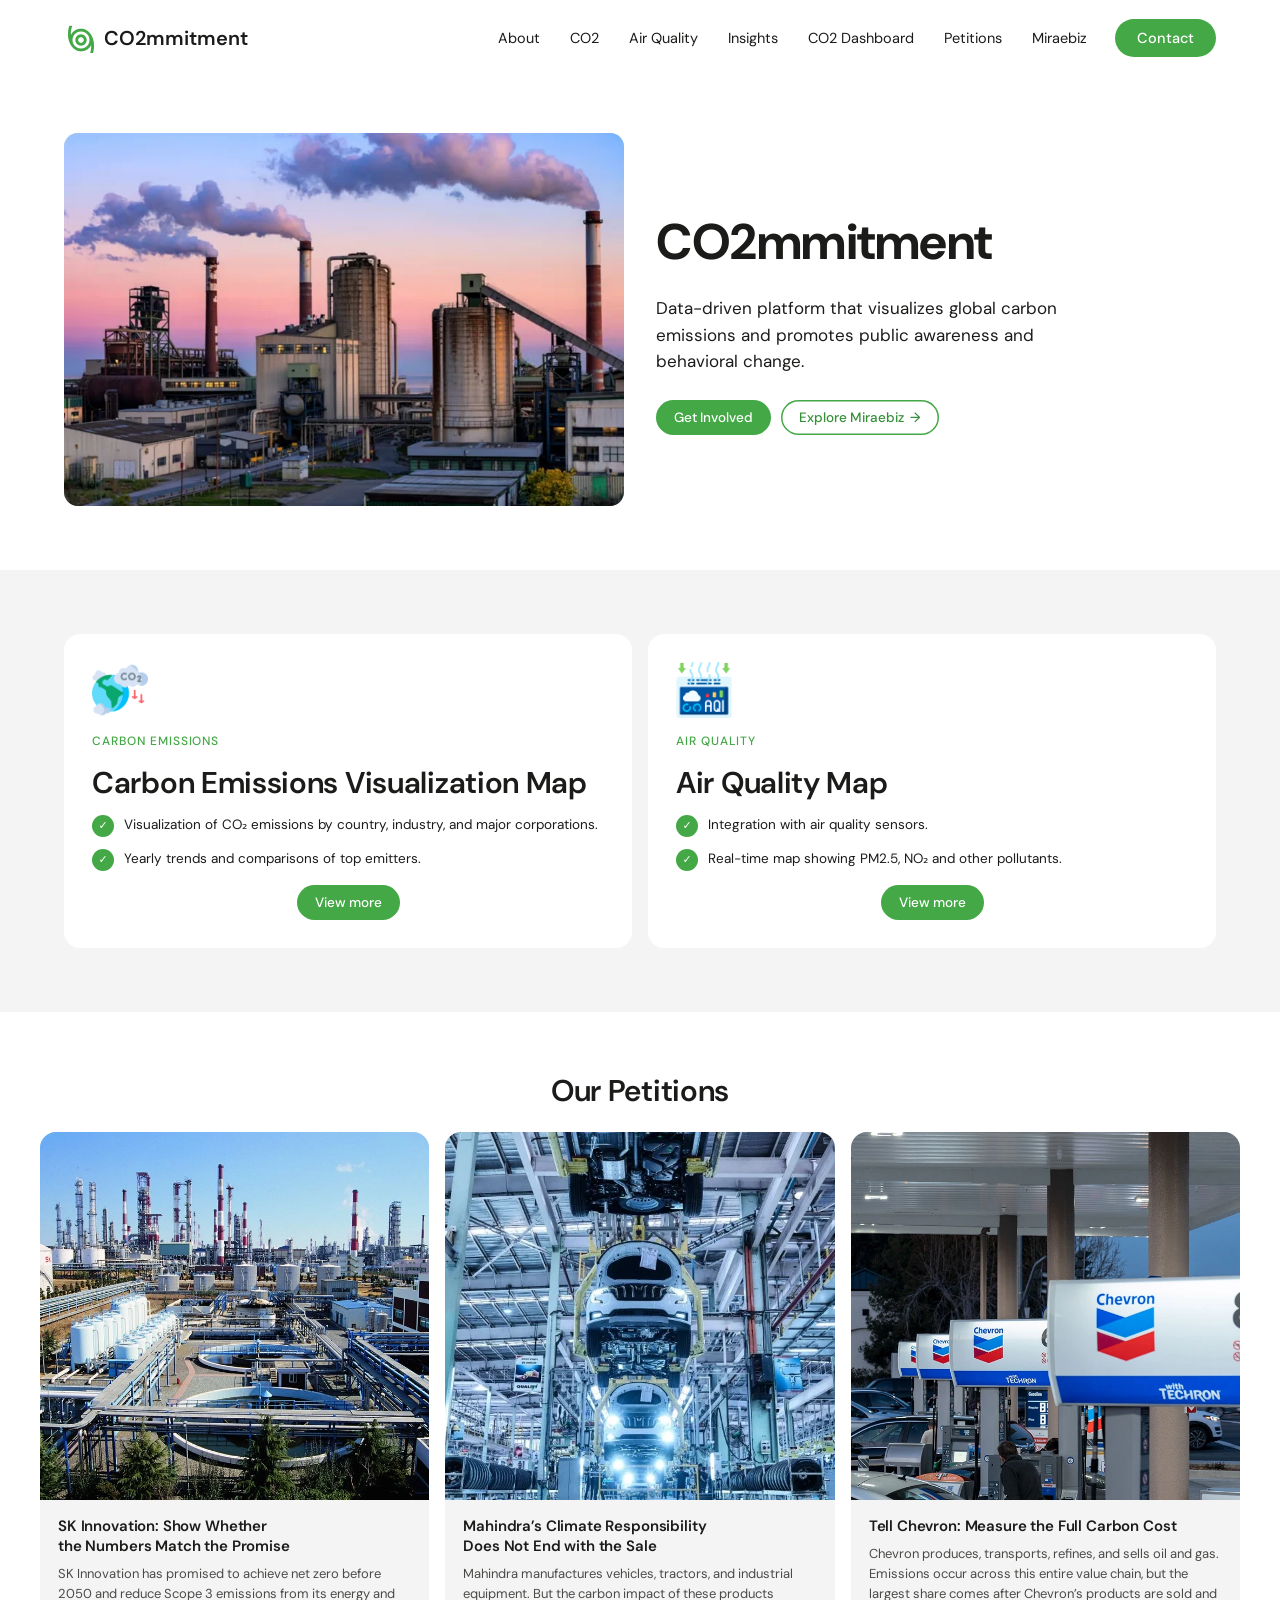
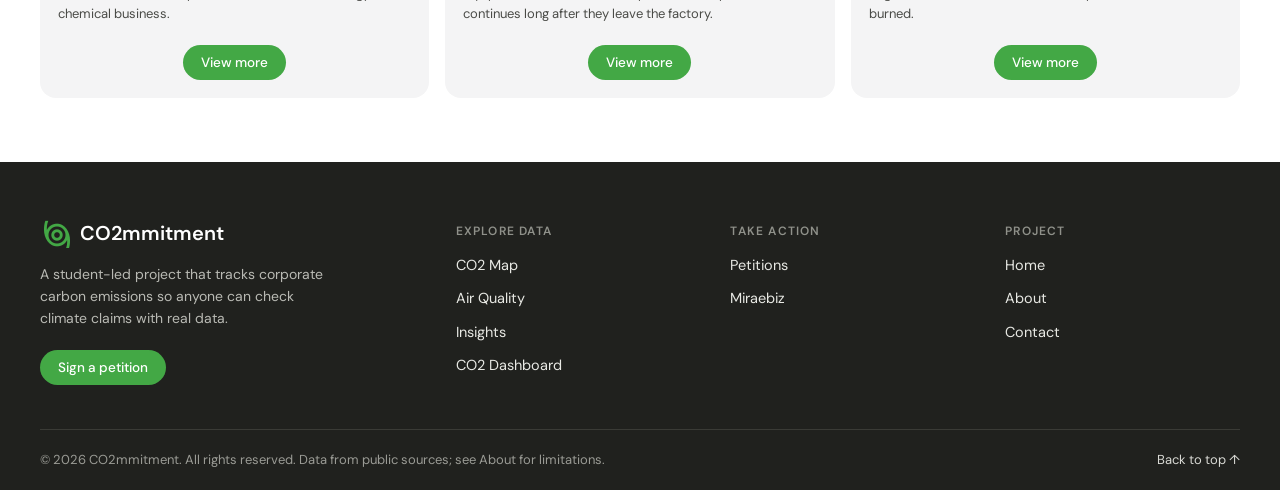
<file: index.html>
<!doctype html>
<html lang="en">
<head>
<meta charset="utf-8">
<meta name="viewport" content="width=device-width, initial-scale=1, viewport-fit=cover">
<title>CO2mmitment | Carbon emissions data, visualized</title>
<meta name="description" content="A student-led, data-driven platform that visualizes corporate and national carbon emissions and air quality, so anyone can check climate claims against the numbers.">
<link rel="canonical" href="https://co2mmitment.com/">
<meta name="theme-color" content="#43a845">
<meta property="og:type" content="website">
<meta property="og:site_name" content="CO2mmitment">
<meta property="og:title" content="CO2mmitment | Carbon emissions data, visualized">
<meta property="og:description" content="A student-led, data-driven platform that visualizes corporate and national carbon emissions and air quality, so anyone can check climate claims against the numbers.">
<meta property="og:url" content="https://co2mmitment.com/">
<meta property="og:image" content="https://co2mmitment.com/images/og-image.png">
<meta property="og:image:alt" content="CO2mmitment | Carbon emissions data, visualized">
<meta name="twitter:card" content="summary_large_image">
<meta name="twitter:title" content="CO2mmitment | Carbon emissions data, visualized">
<meta name="twitter:description" content="A student-led, data-driven platform that visualizes corporate and national carbon emissions and air quality, so anyone can check climate claims against the numbers.">
<meta name="twitter:image" content="https://co2mmitment.com/images/og-image.png">
<link rel="icon" href="favicon.svg" type="image/svg+xml">
<link rel="icon" href="favicon-32.png" sizes="32x32" type="image/png">
<link rel="icon" href="favicon.ico" sizes="any">
<link rel="apple-touch-icon" href="apple-touch-icon.png">
<link rel="manifest" href="site.webmanifest">
<link rel="preconnect" href="https://fonts.googleapis.com">
<link rel="stylesheet" href="https://fonts.googleapis.com/css2?family=Material+Symbols+Outlined:opsz,wght,FILL,GRAD@24,400,0,0&icon_names=storm&display=block">
<link rel="stylesheet" href="https://fonts.googleapis.com/css2?family=DM+Sans:opsz,wght@9..40,400;9..40,500;9..40,600;9..40,700&display=swap">
<link rel="stylesheet" href="assets/style.css">
</head>
<body data-page="home" data-root="">
<div class="site">
<nav class="nav" id="nav" aria-label="Main">
  <div class="nav-wrap">
    <a class="brand" href="./" aria-label="CO2mmitment home">
      <span class="logo-mark" aria-hidden="true"><span class="ms">storm</span><svg class="logo-svg" viewBox="11 11 88 88" aria-hidden="true"><g fill="none" stroke="currentColor" stroke-width="7"><circle cx="55" cy="54.75" r="26.25"/><circle cx="55" cy="54.75" r="11" stroke-width="7.5"/><path d="M28.85 57.04C28.5 53 24.5 45 24.5 35C24.5 28 25.4 22.5 27 18"/><path d="M81.15 52.46C81.5 56.5 85.5 64.5 85.5 74.5C85.5 81.5 84.6 87 83 91.5"/></g></svg></span>
      CO2mmitment
    </a>
    <button class="menu-btn" id="menuBtn" aria-label="Menu" aria-expanded="false" aria-controls="links">
      <svg class="bars" width="22" height="22" viewBox="0 0 22 22" aria-hidden="true"><path d="M3 6h16M3 11h16M3 16h16" stroke="currentColor" stroke-width="2" stroke-linecap="round"/></svg>
      <svg class="x" width="22" height="22" viewBox="0 0 22 22" aria-hidden="true"><path d="M5 5l12 12M17 5L5 17" stroke="currentColor" stroke-width="2" stroke-linecap="round"/></svg>
    </button>
    <div class="links" id="links">
      <a href="about/">About</a>
      <a href="co2/">CO2</a>
      <a href="air-quality/">Air Quality</a>
      <a href="insights/">Insights</a>
      <a href="dashboard/">CO2 Dashboard</a>
      <a href="petitions/">Petitions</a>
      <a href="miraebiz/">Miraebiz</a>
      <a class="btn" href="contact/">Contact</a>
    </div>
  </div>
</nav>
<main>
<section class="page show" id="p-home" data-title="CO2mmitment | Carbon emissions data, visualized">
  <div class="wrap hero">
    <div class="ph" style="aspect-ratio:1.5/1"><img src="images/hero.webp" alt="Factory smokestacks against a sunset sky"></div>
    <div>
      <h1>CO2mmitment</h1>
      <p>Data-driven platform that visualizes global carbon emissions and promotes public awareness and behavioral change.</p>
      <div class="hero-ctas"><a class="btn" href="petitions/">Get Involved</a><a class="btn btn-outline" href="miraebiz/">Explore Miraebiz <span aria-hidden="true">→</span></a></div>
    </div>
  </div>
  <div class="band">
    <div class="wrap feature-grid">
      <div class="feature">
        <img class="f-icon" src="images/icon-co2.png" alt="">
        <p class="eyebrow">Carbon Emissions</p>
        <h3>Carbon Emissions Visualization Map</h3>
        <ul class="ticks"><li>Visualization of CO₂ emissions by country, industry, and major corporations.</li><li>Yearly trends and comparisons of top emitters.</li></ul>
        <a class="btn" href="co2/">View more</a>
      </div>
      <div class="feature">
        <img class="f-icon" src="images/icon-air-quality.png" alt="">
        <p class="eyebrow">Air Quality</p>
        <h3>Air Quality Map</h3>
        <ul class="ticks"><li>Integration with air quality sensors.</li><li>Real-time map showing PM2.5, NO₂ and other pollutants.</li></ul>
        <a class="btn" href="air-quality/">View more</a>
      </div>
    </div>
  </div>
  </div>
  <div class="wrap">
    <h2 class="sec" style="text-align:center">Our Petitions</h2>
    <div class="pet-grid" data-petitions></div>
  </div>
</section>
</main>

<footer class="foot">
  <div class="foot-wrap">
    <div class="foot-top">
      <div class="foot-about">
        <a class="brand" href="./"><span class="logo-mark" aria-hidden="true"><span class="ms">storm</span><svg class="logo-svg" viewBox="11 11 88 88" aria-hidden="true"><g fill="none" stroke="currentColor" stroke-width="7"><circle cx="55" cy="54.75" r="26.25"/><circle cx="55" cy="54.75" r="11" stroke-width="7.5"/><path d="M28.85 57.04C28.5 53 24.5 45 24.5 35C24.5 28 25.4 22.5 27 18"/><path d="M81.15 52.46C81.5 56.5 85.5 64.5 85.5 74.5C85.5 81.5 84.6 87 83 91.5"/></g></svg></span> CO2mmitment</a>
        <p>A student-led project that tracks corporate carbon emissions so anyone can check climate claims with real data.</p>
        <a class="btn" href="petitions/">Sign a petition</a>
      </div>
      <div>
        <h4>Explore data</h4>
        <ul><li><a href="co2/">CO2 Map</a></li><li><a href="air-quality/">Air Quality</a></li><li><a href="insights/">Insights</a></li><li><a href="dashboard/">CO2 Dashboard</a></li></ul>
      </div>
      <div>
        <h4>Take action</h4>
        <ul><li><a href="petitions/">Petitions</a></li><li><a href="miraebiz/">Miraebiz</a></li></ul>
      </div>
      <div>
        <h4>Project</h4>
        <ul><li><a href="./">Home</a></li><li><a href="about/">About</a></li><li><a href="contact/">Contact</a></li></ul>
      </div>
    </div>
    <div class="foot-bottom">
      <span>© 2026 CO2mmitment. All rights reserved. Data from public sources; see About for limitations.</span>
      <a href="#" id="toTop">Back to top ↑</a>
    </div>
  </div>
</footer>
</div>
<script src="assets/app.js"></script>
</body>
</html>
</file>
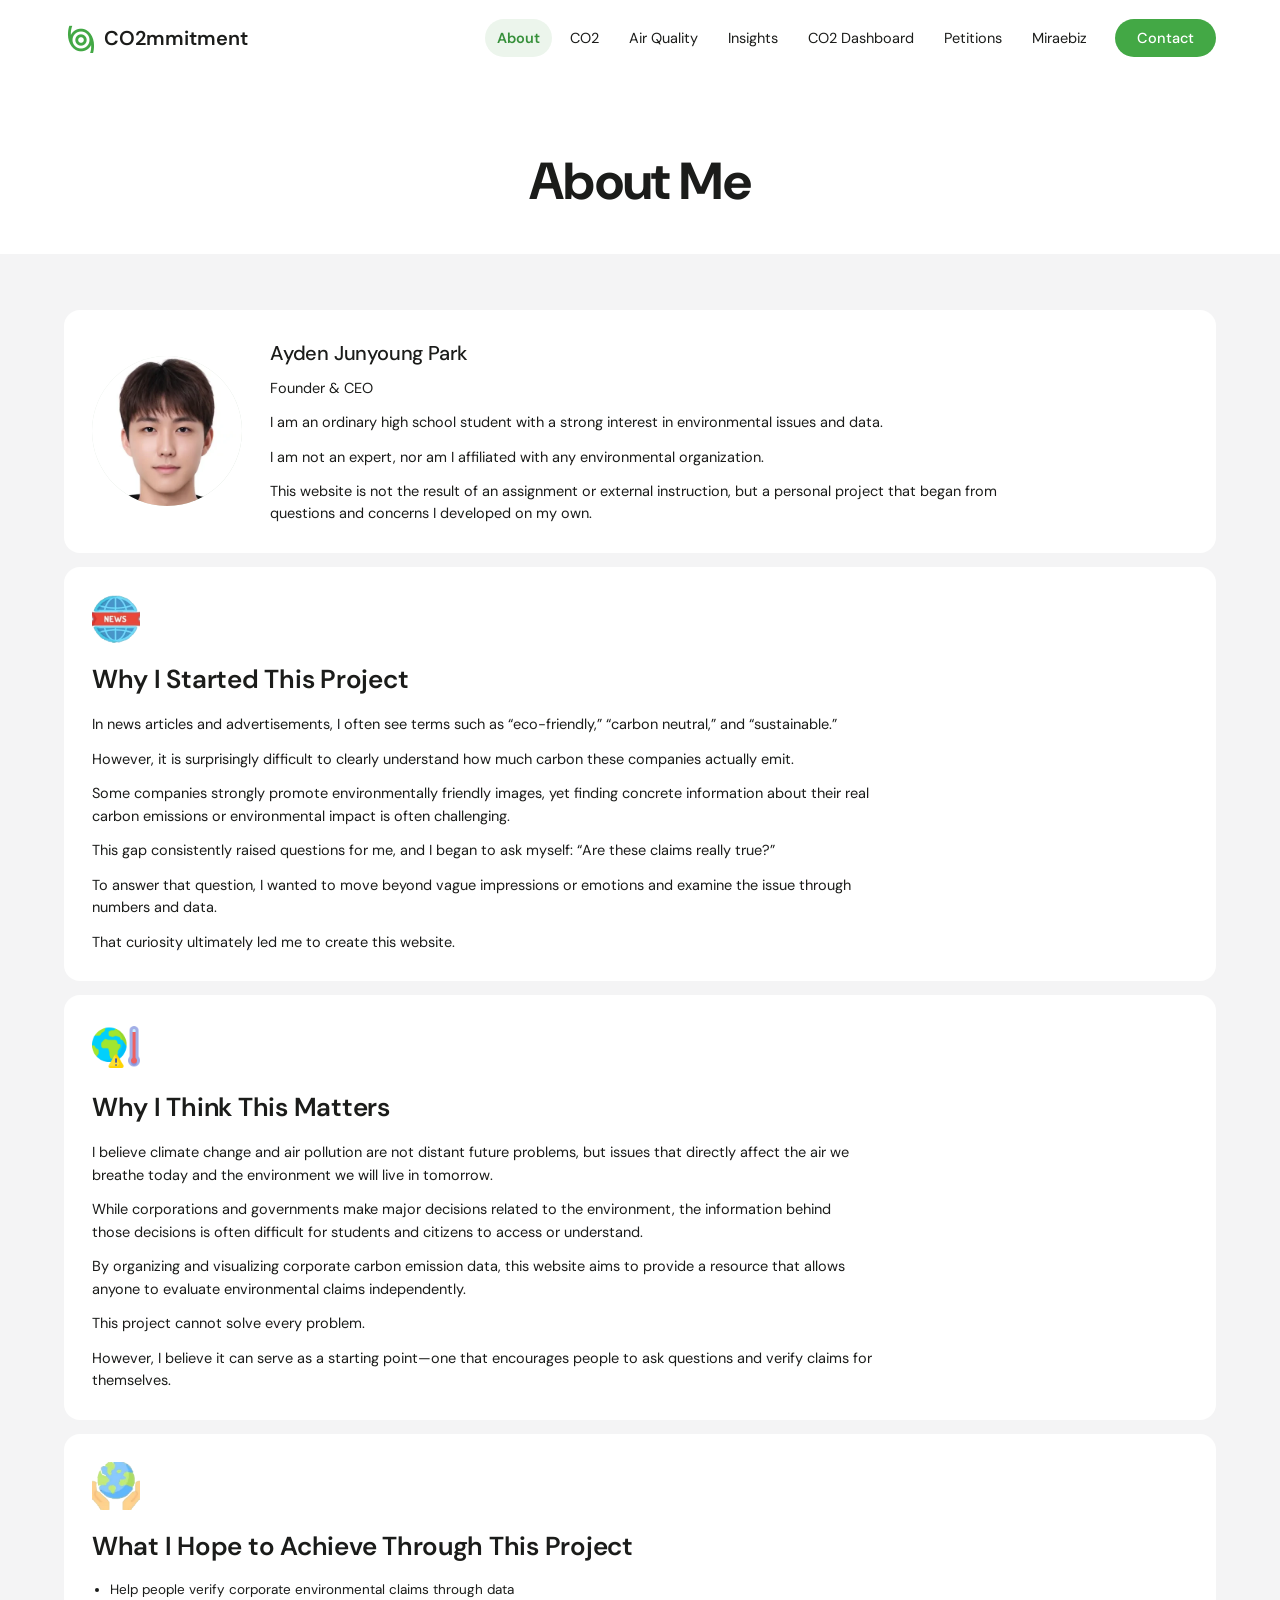
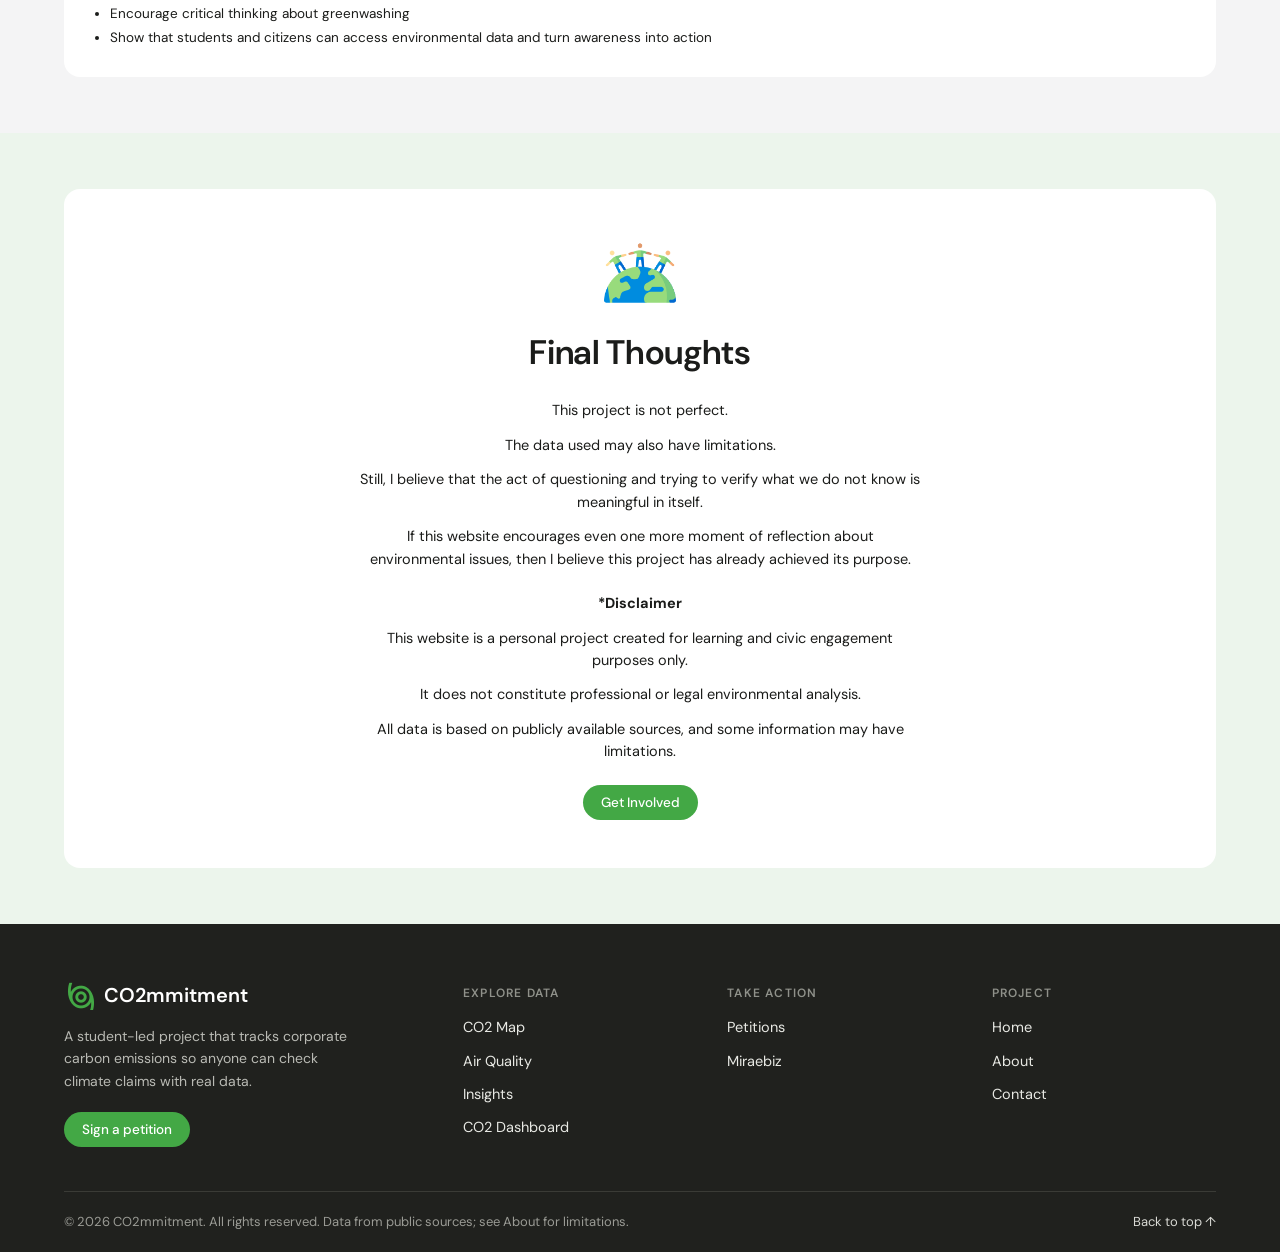
<file: about/index.html>
<!doctype html>
<html lang="en">
<head>
<meta charset="utf-8">
<meta name="viewport" content="width=device-width, initial-scale=1, viewport-fit=cover">
<title>About | CO2mmitment</title>
<meta name="description" content="Why a high school student built CO2mmitment: to check corporate climate claims against real emissions data.">
<link rel="canonical" href="https://co2mmitment.com/about/">
<meta name="theme-color" content="#43a845">
<meta property="og:type" content="website">
<meta property="og:site_name" content="CO2mmitment">
<meta property="og:title" content="About | CO2mmitment">
<meta property="og:description" content="Why a high school student built CO2mmitment: to check corporate climate claims against real emissions data.">
<meta property="og:url" content="https://co2mmitment.com/about/">
<meta property="og:image" content="https://co2mmitment.com/images/og-image.png">
<meta property="og:image:alt" content="About | CO2mmitment">
<meta name="twitter:card" content="summary_large_image">
<meta name="twitter:title" content="About | CO2mmitment">
<meta name="twitter:description" content="Why a high school student built CO2mmitment: to check corporate climate claims against real emissions data.">
<meta name="twitter:image" content="https://co2mmitment.com/images/og-image.png">
<link rel="icon" href="../favicon.svg" type="image/svg+xml">
<link rel="icon" href="../favicon-32.png" sizes="32x32" type="image/png">
<link rel="icon" href="../favicon.ico" sizes="any">
<link rel="apple-touch-icon" href="../apple-touch-icon.png">
<link rel="manifest" href="../site.webmanifest">
<link rel="preconnect" href="https://fonts.googleapis.com">
<link rel="stylesheet" href="https://fonts.googleapis.com/css2?family=Material+Symbols+Outlined:opsz,wght,FILL,GRAD@24,400,0,0&icon_names=storm&display=block">
<link rel="stylesheet" href="https://fonts.googleapis.com/css2?family=DM+Sans:opsz,wght@9..40,400;9..40,500;9..40,600;9..40,700&display=swap">
<link rel="stylesheet" href="../assets/style.css">
</head>
<body data-page="about" data-root="../">
<div class="site">
<nav class="nav" id="nav" aria-label="Main">
  <div class="nav-wrap">
    <a class="brand" href="../" aria-label="CO2mmitment home">
      <span class="logo-mark" aria-hidden="true"><span class="ms">storm</span><svg class="logo-svg" viewBox="11 11 88 88" aria-hidden="true"><g fill="none" stroke="currentColor" stroke-width="7"><circle cx="55" cy="54.75" r="26.25"/><circle cx="55" cy="54.75" r="11" stroke-width="7.5"/><path d="M28.85 57.04C28.5 53 24.5 45 24.5 35C24.5 28 25.4 22.5 27 18"/><path d="M81.15 52.46C81.5 56.5 85.5 64.5 85.5 74.5C85.5 81.5 84.6 87 83 91.5"/></g></svg></span>
      CO2mmitment
    </a>
    <button class="menu-btn" id="menuBtn" aria-label="Menu" aria-expanded="false" aria-controls="links">
      <svg class="bars" width="22" height="22" viewBox="0 0 22 22" aria-hidden="true"><path d="M3 6h16M3 11h16M3 16h16" stroke="currentColor" stroke-width="2" stroke-linecap="round"/></svg>
      <svg class="x" width="22" height="22" viewBox="0 0 22 22" aria-hidden="true"><path d="M5 5l12 12M17 5L5 17" stroke="currentColor" stroke-width="2" stroke-linecap="round"/></svg>
    </button>
    <div class="links" id="links">
      <a href="../about/" class="on" aria-current="page">About</a>
      <a href="../co2/">CO2</a>
      <a href="../air-quality/">Air Quality</a>
      <a href="../insights/">Insights</a>
      <a href="../dashboard/">CO2 Dashboard</a>
      <a href="../petitions/">Petitions</a>
      <a href="../miraebiz/">Miraebiz</a>
      <a class="btn" href="../contact/">Contact</a>
    </div>
  </div>
</nav>
<main>
<section class="page show" id="p-about" data-title="About | CO2mmitment">
  <div class="wrap page-head"><h1>About Me</h1></div>
  <div class="band">
    <div class="wrap about-stack">
      <div class="a-card person">
        <div class="ph"><img src="../images/profile.webp" alt="Ayden Junyoung Park"></div>
        <div>
          <h2>Ayden Junyoung Park</h2>
          <p style="margin-bottom:12px">Founder &amp; CEO</p>
          <p>I am an ordinary high school student with a strong interest in environmental issues and data.</p>
          <p style="margin-top:12px">I am not an expert, nor am I affiliated with any environmental organization.</p>
          <p style="margin-top:12px">This website is not the result of an assignment or external instruction, but a personal project that began from questions and concerns I developed on my own.</p>
        </div>
      </div>
      <div class="a-card">
        <img class="a-icon" src="../images/icon-why-started.png" alt=""><h2>Why I Started This Project</h2>
        <p>In news articles and advertisements, I often see terms such as “eco-friendly,” “carbon neutral,” and “sustainable.”</p>
        <p>However, it is surprisingly difficult to clearly understand how much carbon these companies actually emit.</p>
        <p>Some companies strongly promote environmentally friendly images, yet finding concrete information about their real carbon emissions or environmental impact is often challenging.</p>
        <p>This gap consistently raised questions for me, and I began to ask myself: “Are these claims really true?”</p>
        <p>To answer that question, I wanted to move beyond vague impressions or emotions and examine the issue through numbers and data.</p>
        <p>That curiosity ultimately led me to create this website.</p>
      </div>
      <div class="a-card">
        <img class="a-icon" src="../images/icon-why-matters.png" alt=""><h2>Why I Think This Matters</h2>
        <p>I believe climate change and air pollution are not distant future problems, but issues that directly affect the air we breathe today and the environment we will live in tomorrow.</p>
        <p>While corporations and governments make major decisions related to the environment, the information behind those decisions is often difficult for students and citizens to access or understand.</p>
        <p>By organizing and visualizing corporate carbon emission data, this website aims to provide a resource that allows anyone to evaluate environmental claims independently.</p>
        <p>This project cannot solve every problem.</p>
        <p>However, I believe it can serve as a starting point—one that encourages people to ask questions and verify claims for themselves.</p>
      </div>
      <div class="a-card">
        <img class="a-icon" src="../images/icon-hope.png" alt=""><h2>What I Hope to Achieve Through This Project</h2>
        <ul>
          <li>Help people verify corporate environmental claims through data</li>
          <li>Encourage critical thinking about greenwashing</li>
          <li>Show that students and citizens can access environmental data and turn awareness into action</li>
        </ul>
      </div>
    </div>
  </div>
  <div class="final">
    <div class="wrap">
      <div class="a-card">
        <img class="a-icon big" src="../images/icon-final-thoughts.png" alt=""><h2>Final Thoughts</h2>
        <p>This project is not perfect.</p>
        <p>The data used may also have limitations.</p>
        <p>Still, I believe that the act of questioning and trying to verify what we do not know is meaningful in itself.</p>
        <p>If this website encourages even one more moment of reflection about environmental issues, then I believe this project has already achieved its purpose.</p>
        <p style="margin-top:22px"><b>*Disclaimer</b></p>
        <p>This website is a personal project created for learning and civic engagement purposes only.</p>
        <p>It does not constitute professional or legal environmental analysis.</p>
        <p>All data is based on publicly available sources, and some information may have limitations.</p>
        <p style="margin-top:22px"><a class="btn" href="../petitions/">Get Involved</a></p>
      </div>
    </div>
  </div>
</section>
</main>

<footer class="foot">
  <div class="foot-wrap">
    <div class="foot-top">
      <div class="foot-about">
        <a class="brand" href="../"><span class="logo-mark" aria-hidden="true"><span class="ms">storm</span><svg class="logo-svg" viewBox="11 11 88 88" aria-hidden="true"><g fill="none" stroke="currentColor" stroke-width="7"><circle cx="55" cy="54.75" r="26.25"/><circle cx="55" cy="54.75" r="11" stroke-width="7.5"/><path d="M28.85 57.04C28.5 53 24.5 45 24.5 35C24.5 28 25.4 22.5 27 18"/><path d="M81.15 52.46C81.5 56.5 85.5 64.5 85.5 74.5C85.5 81.5 84.6 87 83 91.5"/></g></svg></span> CO2mmitment</a>
        <p>A student-led project that tracks corporate carbon emissions so anyone can check climate claims with real data.</p>
        <a class="btn" href="../petitions/">Sign a petition</a>
      </div>
      <div>
        <h4>Explore data</h4>
        <ul><li><a href="../co2/">CO2 Map</a></li><li><a href="../air-quality/">Air Quality</a></li><li><a href="../insights/">Insights</a></li><li><a href="../dashboard/">CO2 Dashboard</a></li></ul>
      </div>
      <div>
        <h4>Take action</h4>
        <ul><li><a href="../petitions/">Petitions</a></li><li><a href="../miraebiz/">Miraebiz</a></li></ul>
      </div>
      <div>
        <h4>Project</h4>
        <ul><li><a href="../">Home</a></li><li><a href="../about/">About</a></li><li><a href="../contact/">Contact</a></li></ul>
      </div>
    </div>
    <div class="foot-bottom">
      <span>© 2026 CO2mmitment. All rights reserved. Data from public sources; see About for limitations.</span>
      <a href="#" id="toTop">Back to top ↑</a>
    </div>
  </div>
</footer>
</div>
<script src="../assets/app.js"></script>
</body>
</html>
</file>
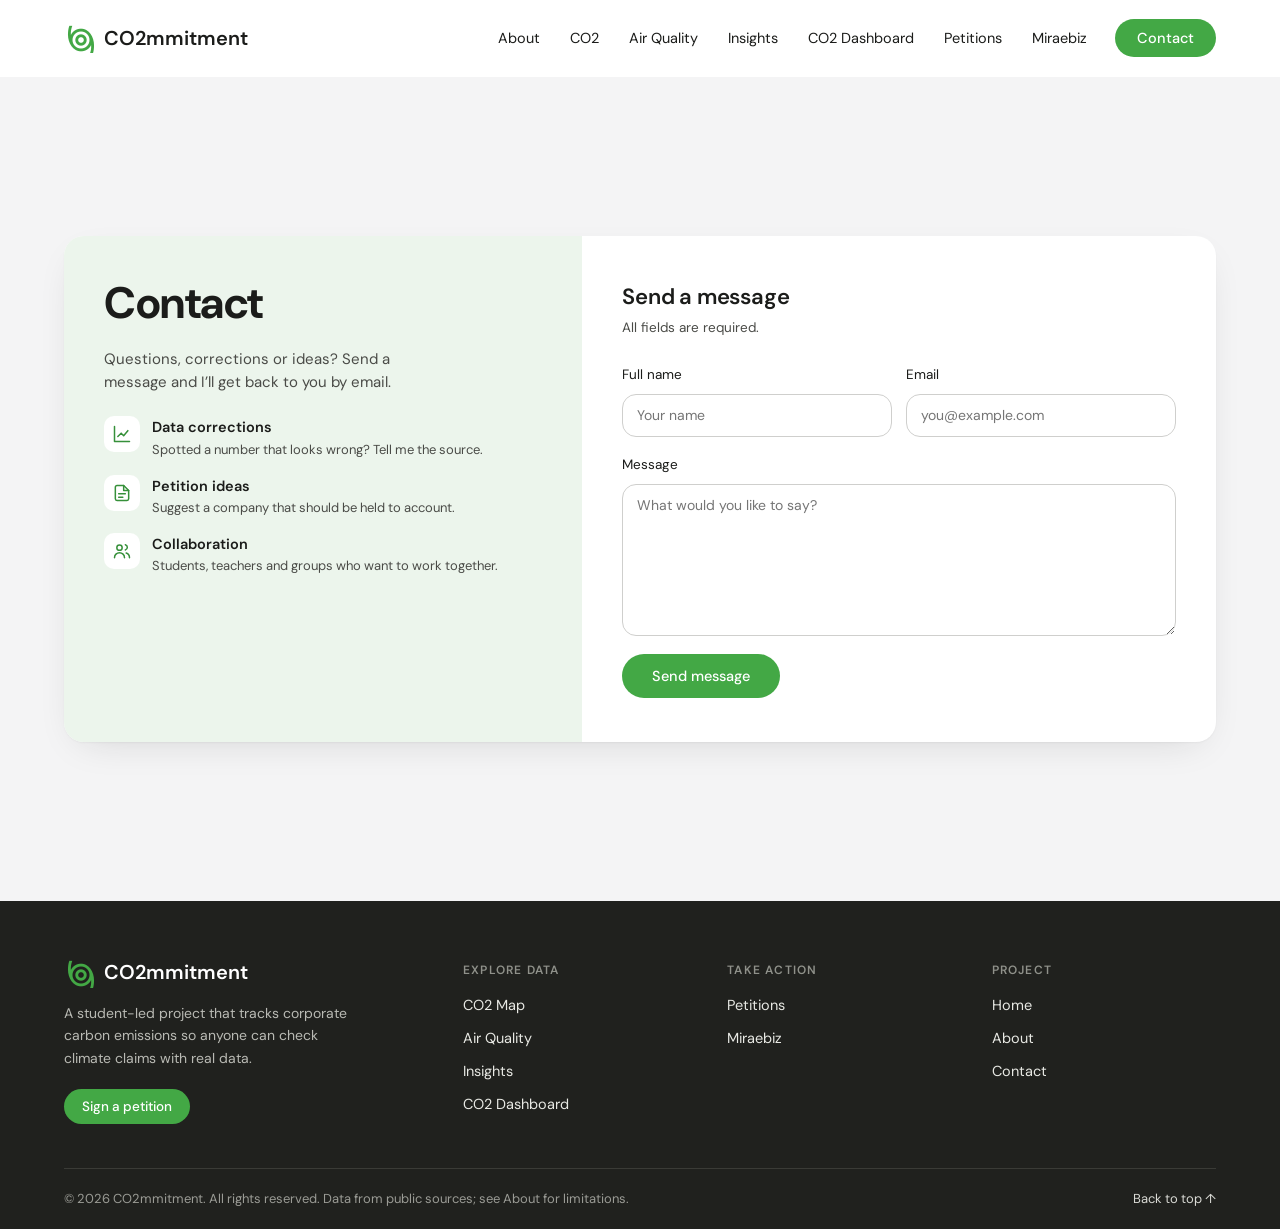
<file: contact/index.html>
<!doctype html>
<html lang="en">
<head>
<meta charset="utf-8">
<meta name="viewport" content="width=device-width, initial-scale=1, viewport-fit=cover">
<title>Contact | CO2mmitment</title>
<meta name="description" content="Get in touch about data corrections, petition ideas or collaboration.">
<link rel="canonical" href="https://co2mmitment.com/contact/">
<meta name="theme-color" content="#43a845">
<meta property="og:type" content="website">
<meta property="og:site_name" content="CO2mmitment">
<meta property="og:title" content="Contact | CO2mmitment">
<meta property="og:description" content="Get in touch about data corrections, petition ideas or collaboration.">
<meta property="og:url" content="https://co2mmitment.com/contact/">
<meta property="og:image" content="https://co2mmitment.com/images/og-image.png">
<meta property="og:image:alt" content="Contact | CO2mmitment">
<meta name="twitter:card" content="summary_large_image">
<meta name="twitter:title" content="Contact | CO2mmitment">
<meta name="twitter:description" content="Get in touch about data corrections, petition ideas or collaboration.">
<meta name="twitter:image" content="https://co2mmitment.com/images/og-image.png">
<link rel="icon" href="../favicon.svg" type="image/svg+xml">
<link rel="icon" href="../favicon-32.png" sizes="32x32" type="image/png">
<link rel="icon" href="../favicon.ico" sizes="any">
<link rel="apple-touch-icon" href="../apple-touch-icon.png">
<link rel="manifest" href="../site.webmanifest">
<link rel="preconnect" href="https://fonts.googleapis.com">
<link rel="stylesheet" href="https://fonts.googleapis.com/css2?family=Material+Symbols+Outlined:opsz,wght,FILL,GRAD@24,400,0,0&icon_names=storm&display=block">
<link rel="stylesheet" href="https://fonts.googleapis.com/css2?family=DM+Sans:opsz,wght@9..40,400;9..40,500;9..40,600;9..40,700&display=swap">
<link rel="stylesheet" href="../assets/style.css">
</head>
<body data-page="contact" data-root="../">
<div class="site">
<nav class="nav" id="nav" aria-label="Main">
  <div class="nav-wrap">
    <a class="brand" href="../" aria-label="CO2mmitment home">
      <span class="logo-mark" aria-hidden="true"><span class="ms">storm</span><svg class="logo-svg" viewBox="11 11 88 88" aria-hidden="true"><g fill="none" stroke="currentColor" stroke-width="7"><circle cx="55" cy="54.75" r="26.25"/><circle cx="55" cy="54.75" r="11" stroke-width="7.5"/><path d="M28.85 57.04C28.5 53 24.5 45 24.5 35C24.5 28 25.4 22.5 27 18"/><path d="M81.15 52.46C81.5 56.5 85.5 64.5 85.5 74.5C85.5 81.5 84.6 87 83 91.5"/></g></svg></span>
      CO2mmitment
    </a>
    <button class="menu-btn" id="menuBtn" aria-label="Menu" aria-expanded="false" aria-controls="links">
      <svg class="bars" width="22" height="22" viewBox="0 0 22 22" aria-hidden="true"><path d="M3 6h16M3 11h16M3 16h16" stroke="currentColor" stroke-width="2" stroke-linecap="round"/></svg>
      <svg class="x" width="22" height="22" viewBox="0 0 22 22" aria-hidden="true"><path d="M5 5l12 12M17 5L5 17" stroke="currentColor" stroke-width="2" stroke-linecap="round"/></svg>
    </button>
    <div class="links" id="links">
      <a href="../about/">About</a>
      <a href="../co2/">CO2</a>
      <a href="../air-quality/">Air Quality</a>
      <a href="../insights/">Insights</a>
      <a href="../dashboard/">CO2 Dashboard</a>
      <a href="../petitions/">Petitions</a>
      <a href="../miraebiz/">Miraebiz</a>
      <a class="btn" href="../contact/">Contact</a>
    </div>
  </div>
</nav>
<main>
<section class="page show band" id="p-contact" data-title="Contact | CO2mmitment">
  <div class="wrap" style="padding-block:56px 72px">
    <div class="contact">
      <div class="contact-info">
        <h1>Contact</h1>
        <p>Questions, corrections or ideas? Send a message and I’ll get back to you by email.</p>
        <ul class="topics">
          <li><svg viewBox="0 0 24 24" fill="none" stroke="currentColor" stroke-width="1.8" stroke-linecap="round" stroke-linejoin="round" aria-hidden="true"><path d="M3 3v18h18"/><path d="M7 15l4-4 3 3 5-6"/></svg><div><b>Data corrections</b><span>Spotted a number that looks wrong? Tell me the source.</span></div></li>
          <li><svg viewBox="0 0 24 24" fill="none" stroke="currentColor" stroke-width="1.8" stroke-linecap="round" stroke-linejoin="round" aria-hidden="true"><path d="M14 3H6a2 2 0 0 0-2 2v14a2 2 0 0 0 2 2h12a2 2 0 0 0 2-2V9z"/><path d="M14 3v6h6M8 13h8M8 17h5"/></svg><div><b>Petition ideas</b><span>Suggest a company that should be held to account.</span></div></li>
          <li><svg viewBox="0 0 24 24" fill="none" stroke="currentColor" stroke-width="1.8" stroke-linecap="round" stroke-linejoin="round" aria-hidden="true"><circle cx="9" cy="8" r="3.2"/><path d="M3 20a6 6 0 0 1 12 0"/><path d="M16 4.5a3.2 3.2 0 0 1 0 6.2M21 20a6 6 0 0 0-4-5.6"/></svg><div><b>Collaboration</b><span>Students, teachers and groups who want to work together.</span></div></li>
        </ul>
      </div>
      <div class="contact-form" id="contact-box">
        <form id="contact-form" novalidate>
          <h2>Send a message</h2>
          <p class="sub">All fields are required.</p>
          <div class="row2">
            <div class="field"><label for="c-name">Full name</label><input id="c-name" name="name" placeholder="Your name" required autocomplete="name"></div>
            <div class="field"><label for="c-email">Email</label><input id="c-email" name="email" type="email" placeholder="you@example.com" required autocomplete="email"></div>
          </div>
          <div class="field"><label for="c-msg">Message</label><textarea id="c-msg" name="message" placeholder="What would you like to say?" rows="6" required></textarea></div>
          <input class="hp" type="text" name="_honey" tabindex="-1" autocomplete="off" aria-hidden="true">
          <button class="btn" type="submit" id="c-send">Send message</button>
          <p class="form-note" id="contact-note" role="status" style="text-align:left"></p>
        </form>
        <div class="sent" id="contact-sent" hidden>
          <div class="tick"><svg width="26" height="26" viewBox="0 0 24 24" fill="none" stroke="currentColor" stroke-width="2.4" stroke-linecap="round" stroke-linejoin="round"><path d="M5 12.5l4.5 4.5L19 7"/></svg></div>
          <h2>Message sent</h2>
          <p>Thank you for reaching out. You’ll get a reply at the email you entered.</p>
          <button class="link-btn" type="button" id="c-again">Send another message</button>
        </div>
      </div>
    </div>
  </div>
</section>
</main>

<footer class="foot">
  <div class="foot-wrap">
    <div class="foot-top">
      <div class="foot-about">
        <a class="brand" href="../"><span class="logo-mark" aria-hidden="true"><span class="ms">storm</span><svg class="logo-svg" viewBox="11 11 88 88" aria-hidden="true"><g fill="none" stroke="currentColor" stroke-width="7"><circle cx="55" cy="54.75" r="26.25"/><circle cx="55" cy="54.75" r="11" stroke-width="7.5"/><path d="M28.85 57.04C28.5 53 24.5 45 24.5 35C24.5 28 25.4 22.5 27 18"/><path d="M81.15 52.46C81.5 56.5 85.5 64.5 85.5 74.5C85.5 81.5 84.6 87 83 91.5"/></g></svg></span> CO2mmitment</a>
        <p>A student-led project that tracks corporate carbon emissions so anyone can check climate claims with real data.</p>
        <a class="btn" href="../petitions/">Sign a petition</a>
      </div>
      <div>
        <h4>Explore data</h4>
        <ul><li><a href="../co2/">CO2 Map</a></li><li><a href="../air-quality/">Air Quality</a></li><li><a href="../insights/">Insights</a></li><li><a href="../dashboard/">CO2 Dashboard</a></li></ul>
      </div>
      <div>
        <h4>Take action</h4>
        <ul><li><a href="../petitions/">Petitions</a></li><li><a href="../miraebiz/">Miraebiz</a></li></ul>
      </div>
      <div>
        <h4>Project</h4>
        <ul><li><a href="../">Home</a></li><li><a href="../about/">About</a></li><li><a href="../contact/">Contact</a></li></ul>
      </div>
    </div>
    <div class="foot-bottom">
      <span>© 2026 CO2mmitment. All rights reserved. Data from public sources; see About for limitations.</span>
      <a href="#" id="toTop">Back to top ↑</a>
    </div>
  </div>
</footer>
</div>
<script src="../assets/app.js"></script>
</body>
</html>
</file>
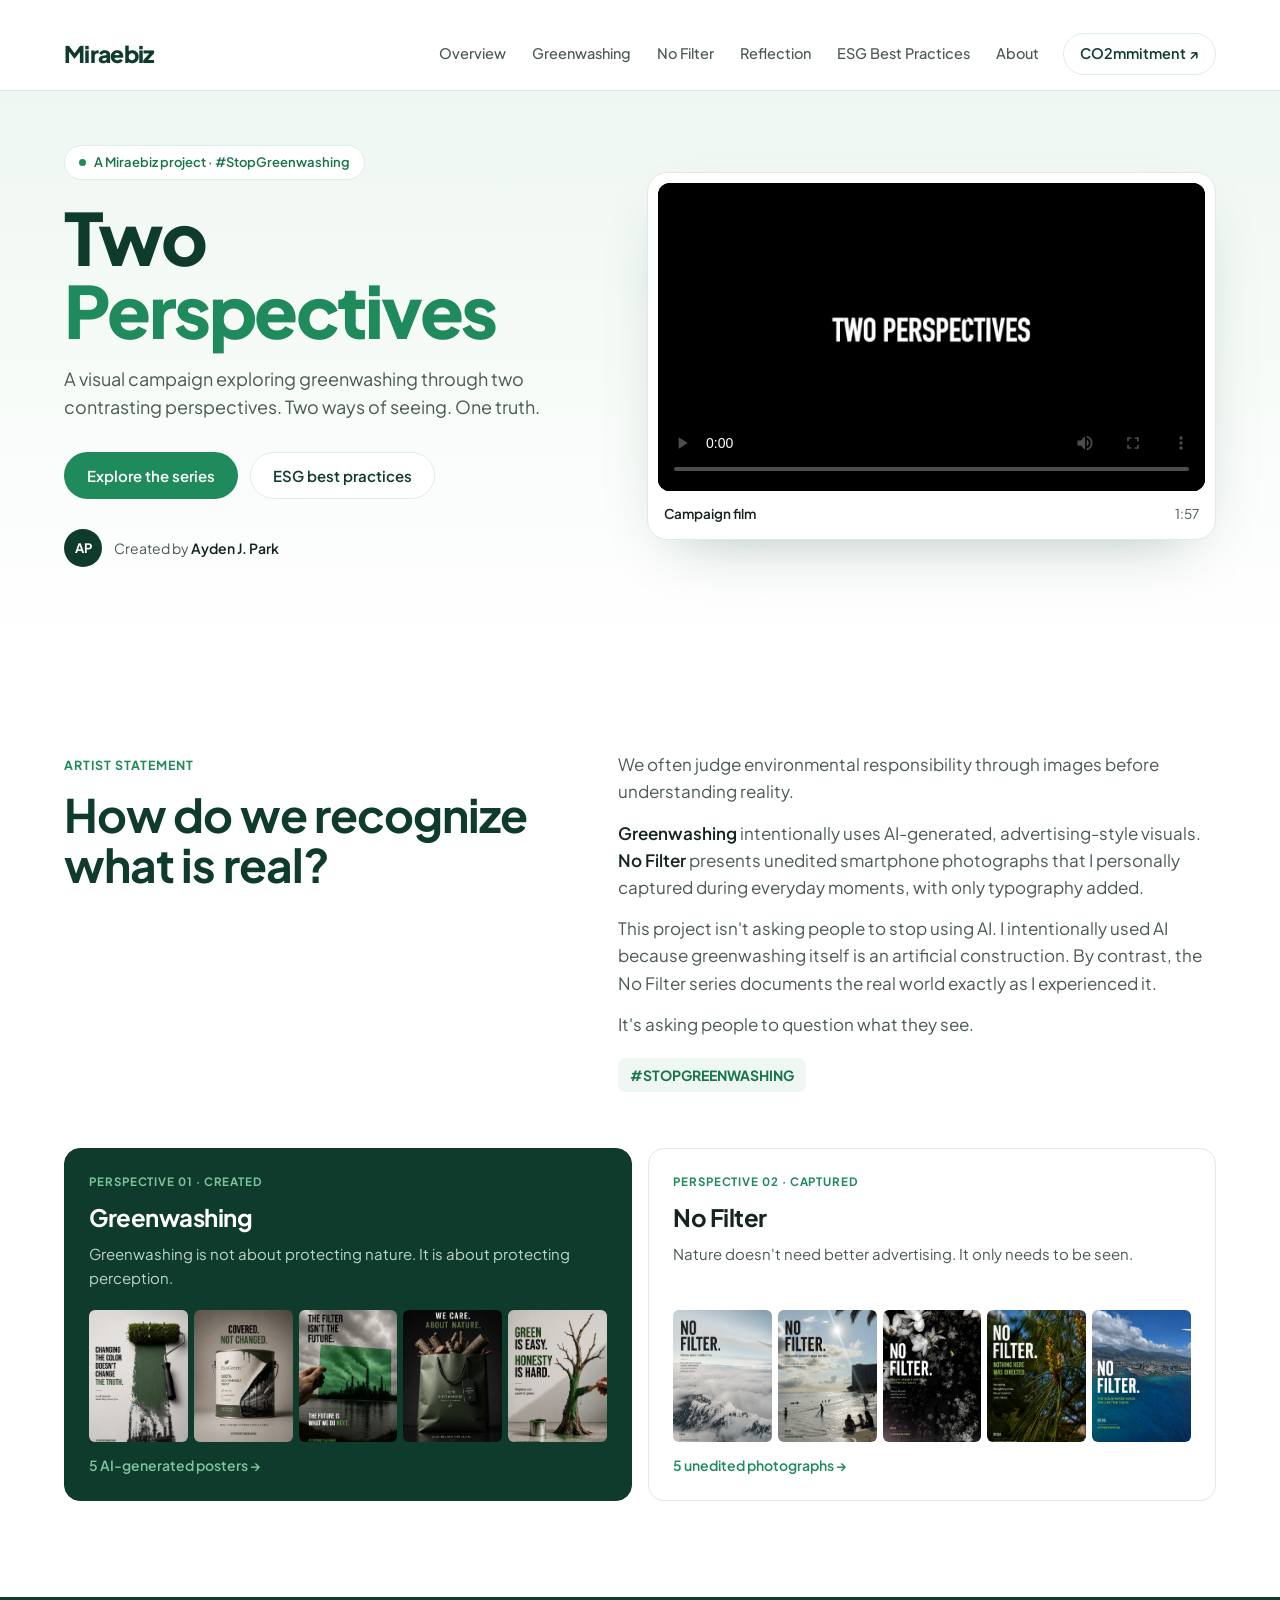
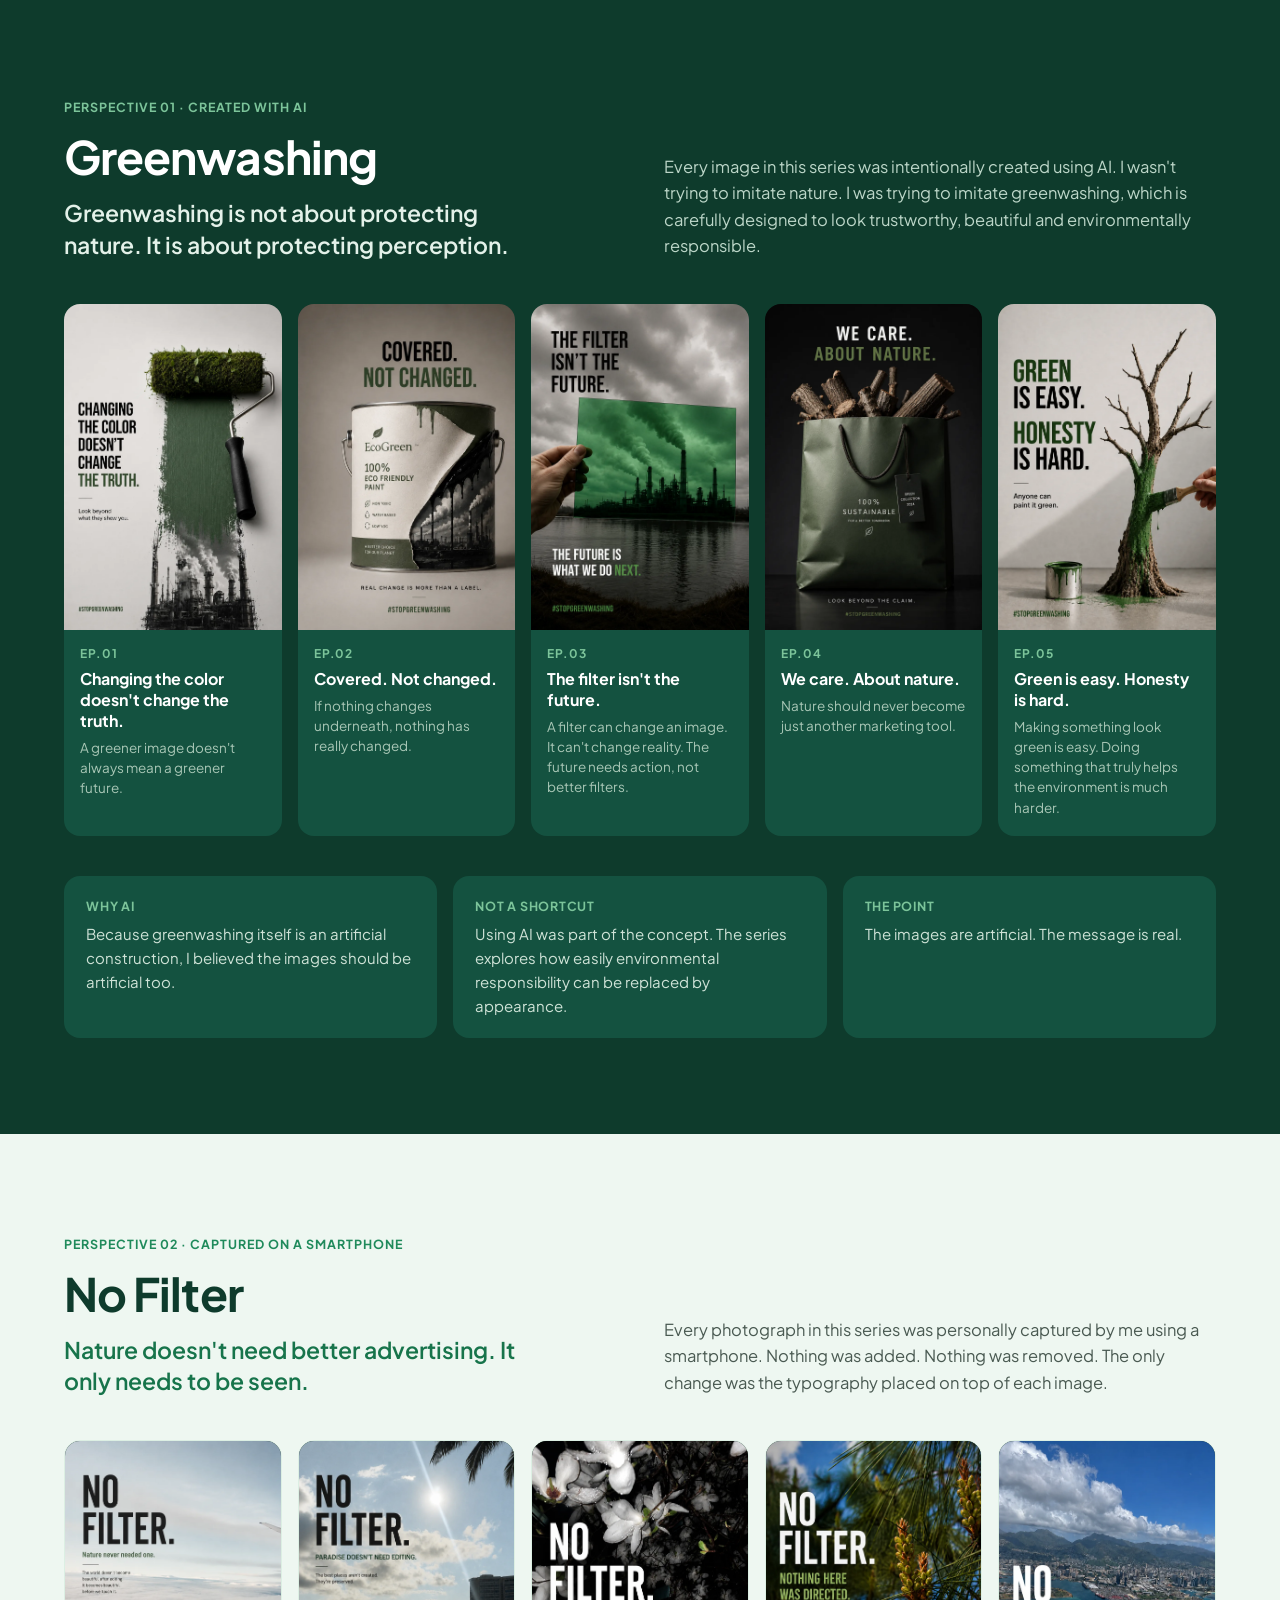
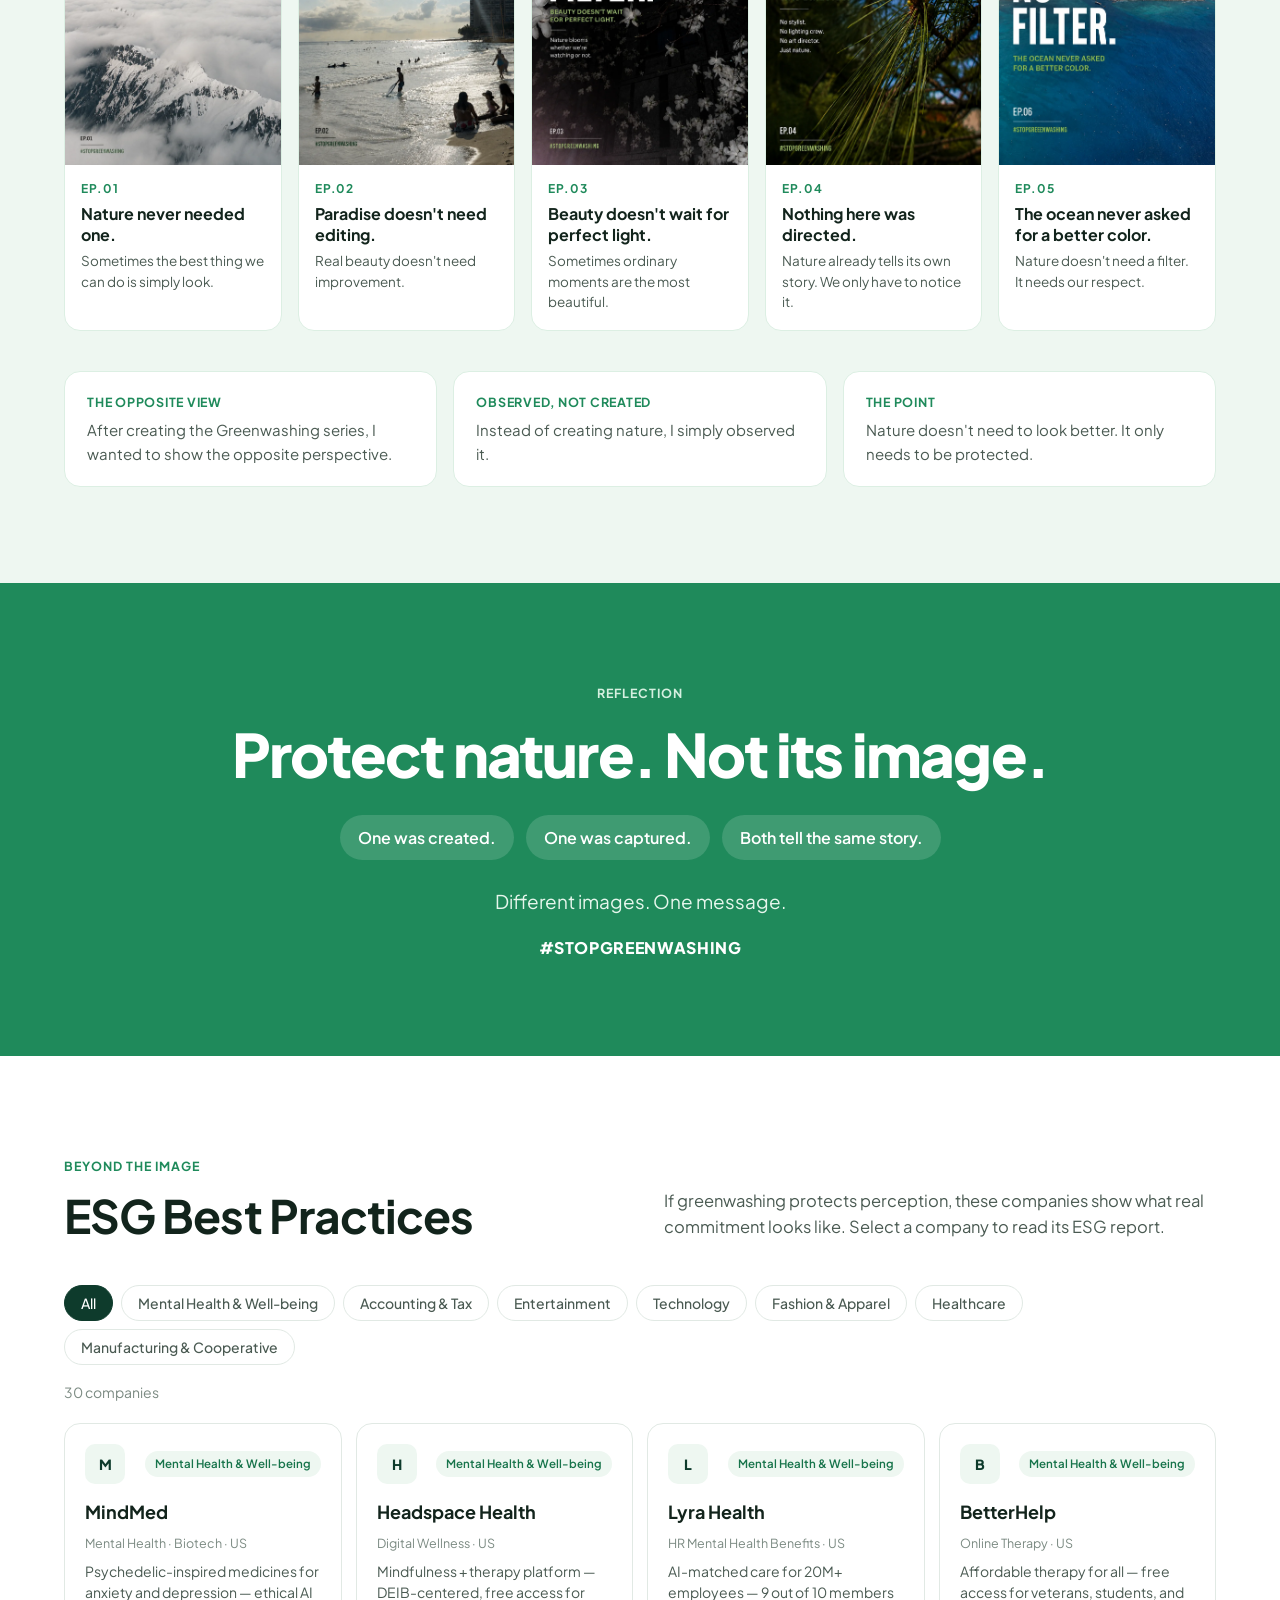
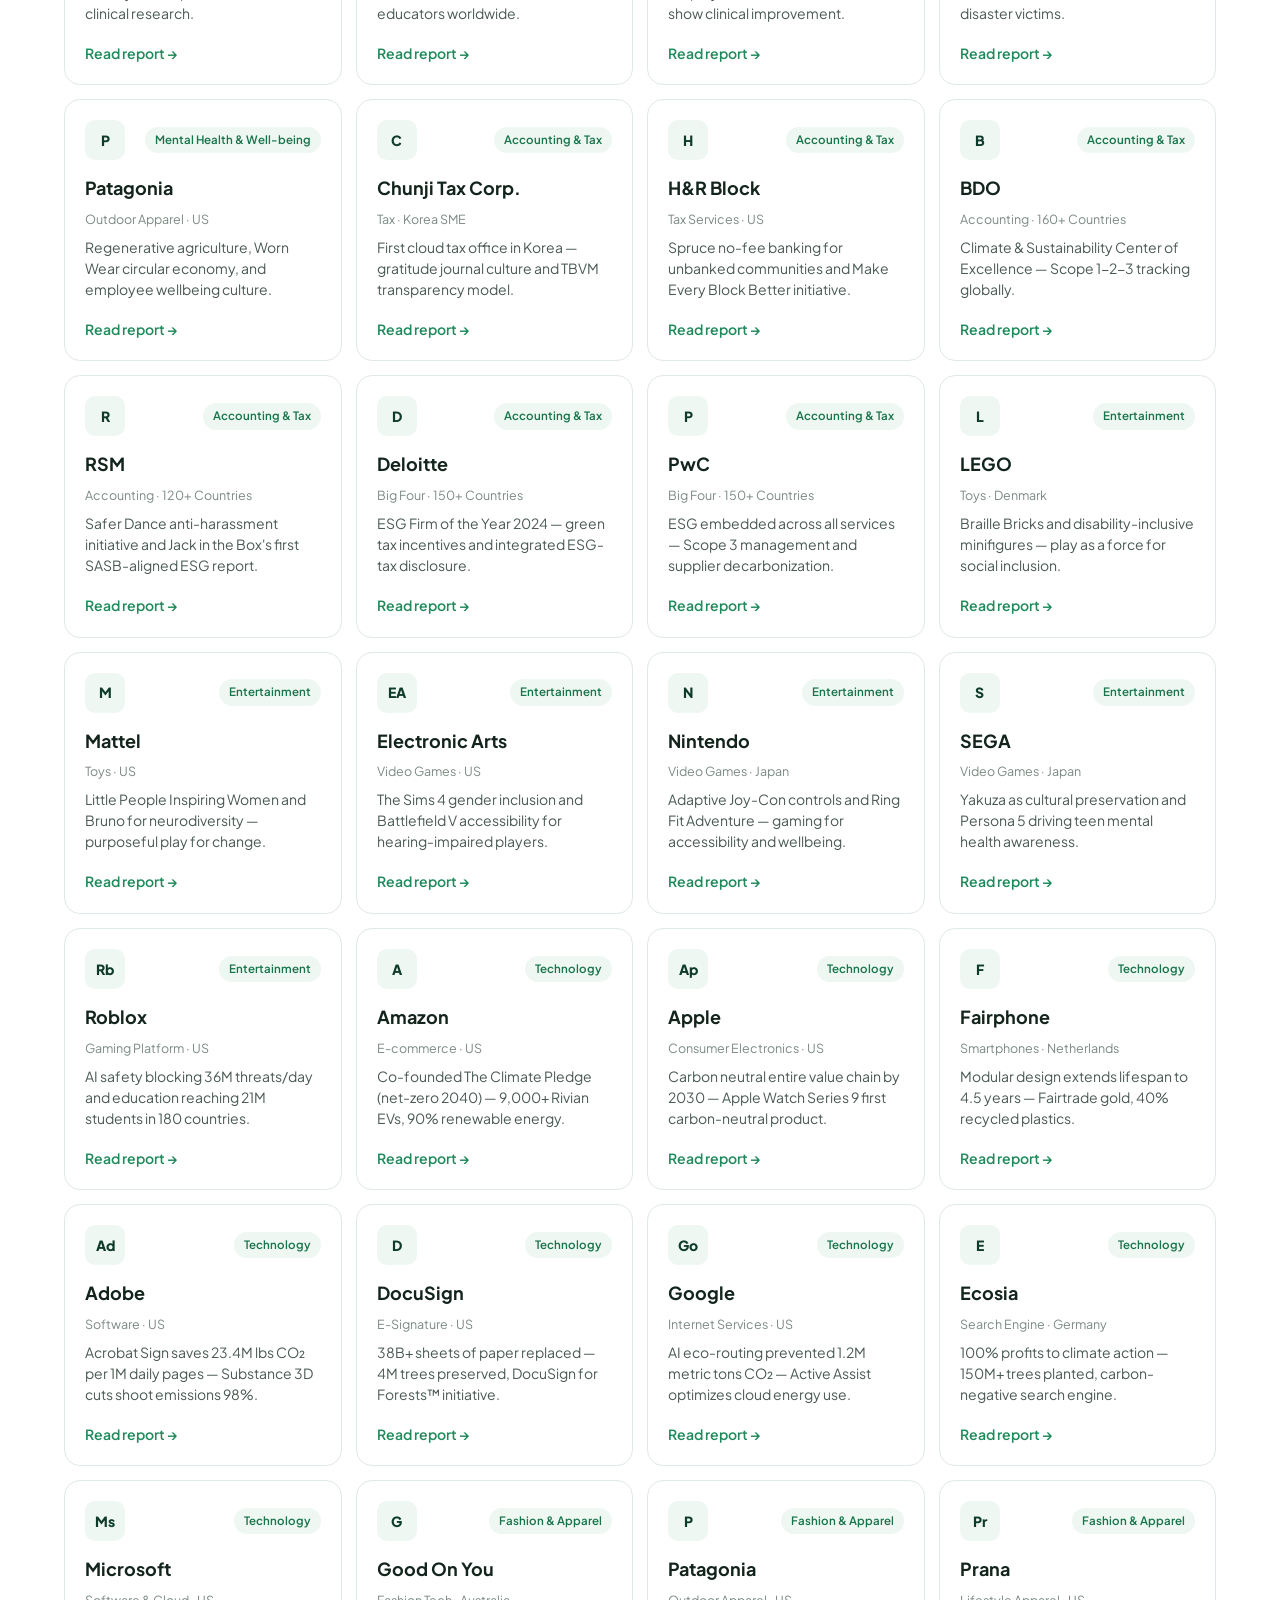
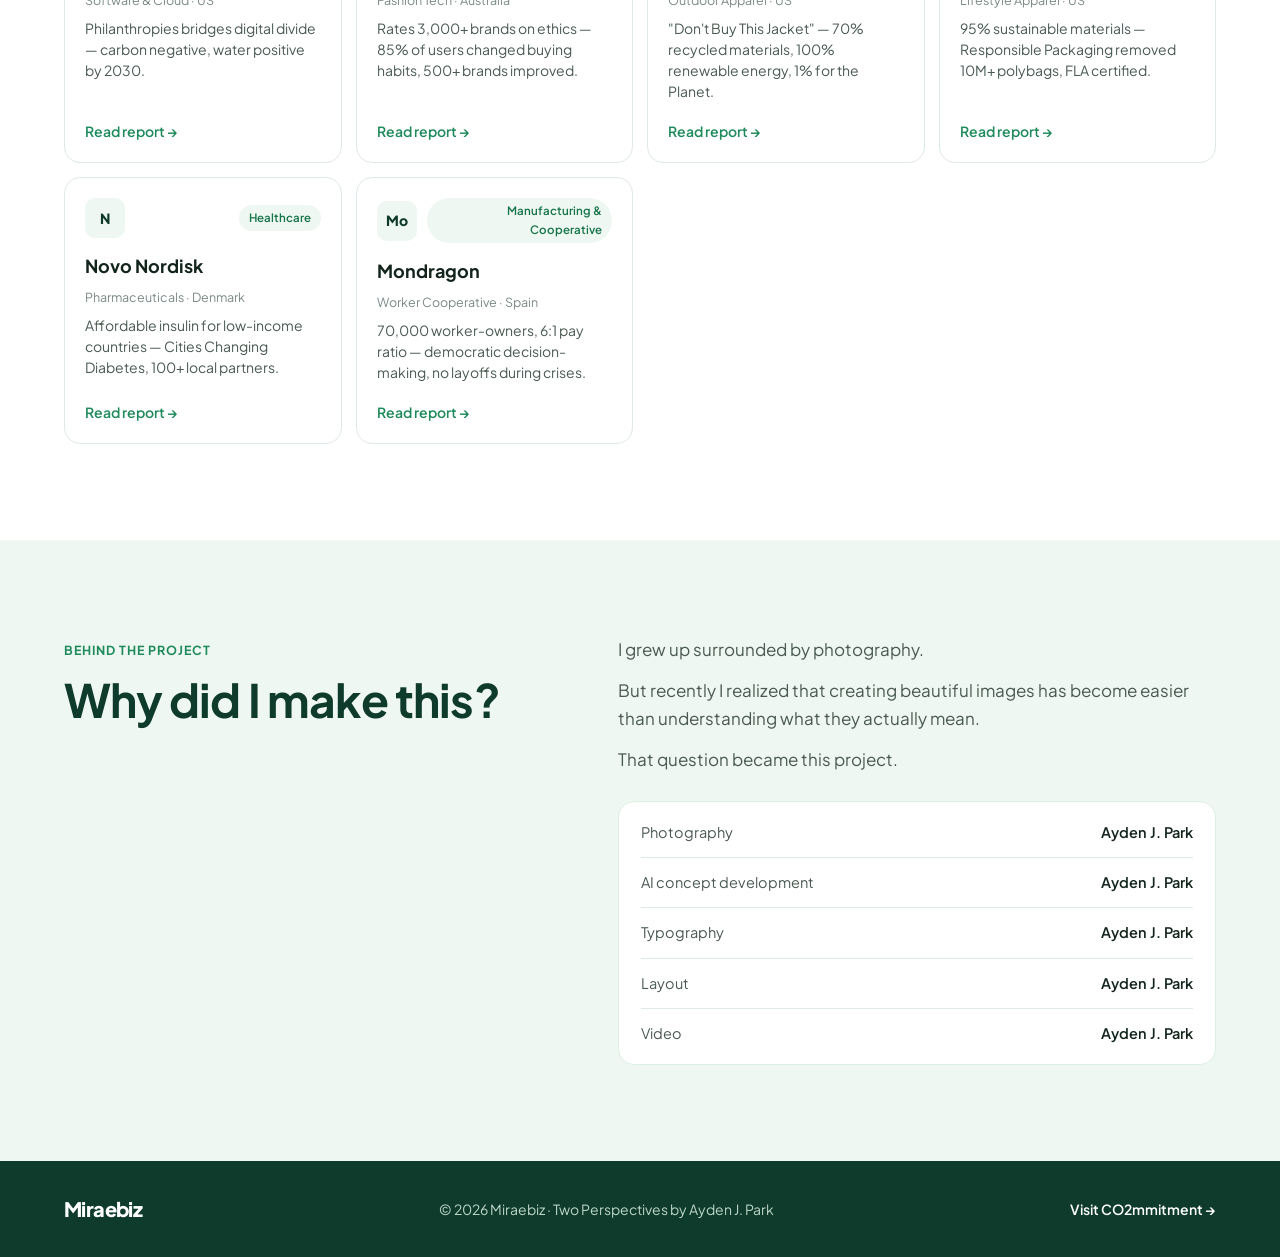
<file: esg/index.html>
<!doctype html><html lang="en"><head><meta charset="utf-8"><title>ESG Best Practices moved | CO2mmitment</title><link rel="canonical" href="https://co2mmitment.com/miraebiz/#esg"><meta http-equiv="refresh" content="0; url=../miraebiz/#esg"></head><body><p>ESG Best Practices has moved to <a href="../miraebiz/#esg">Miraebiz</a>.</p></body></html>
</file>
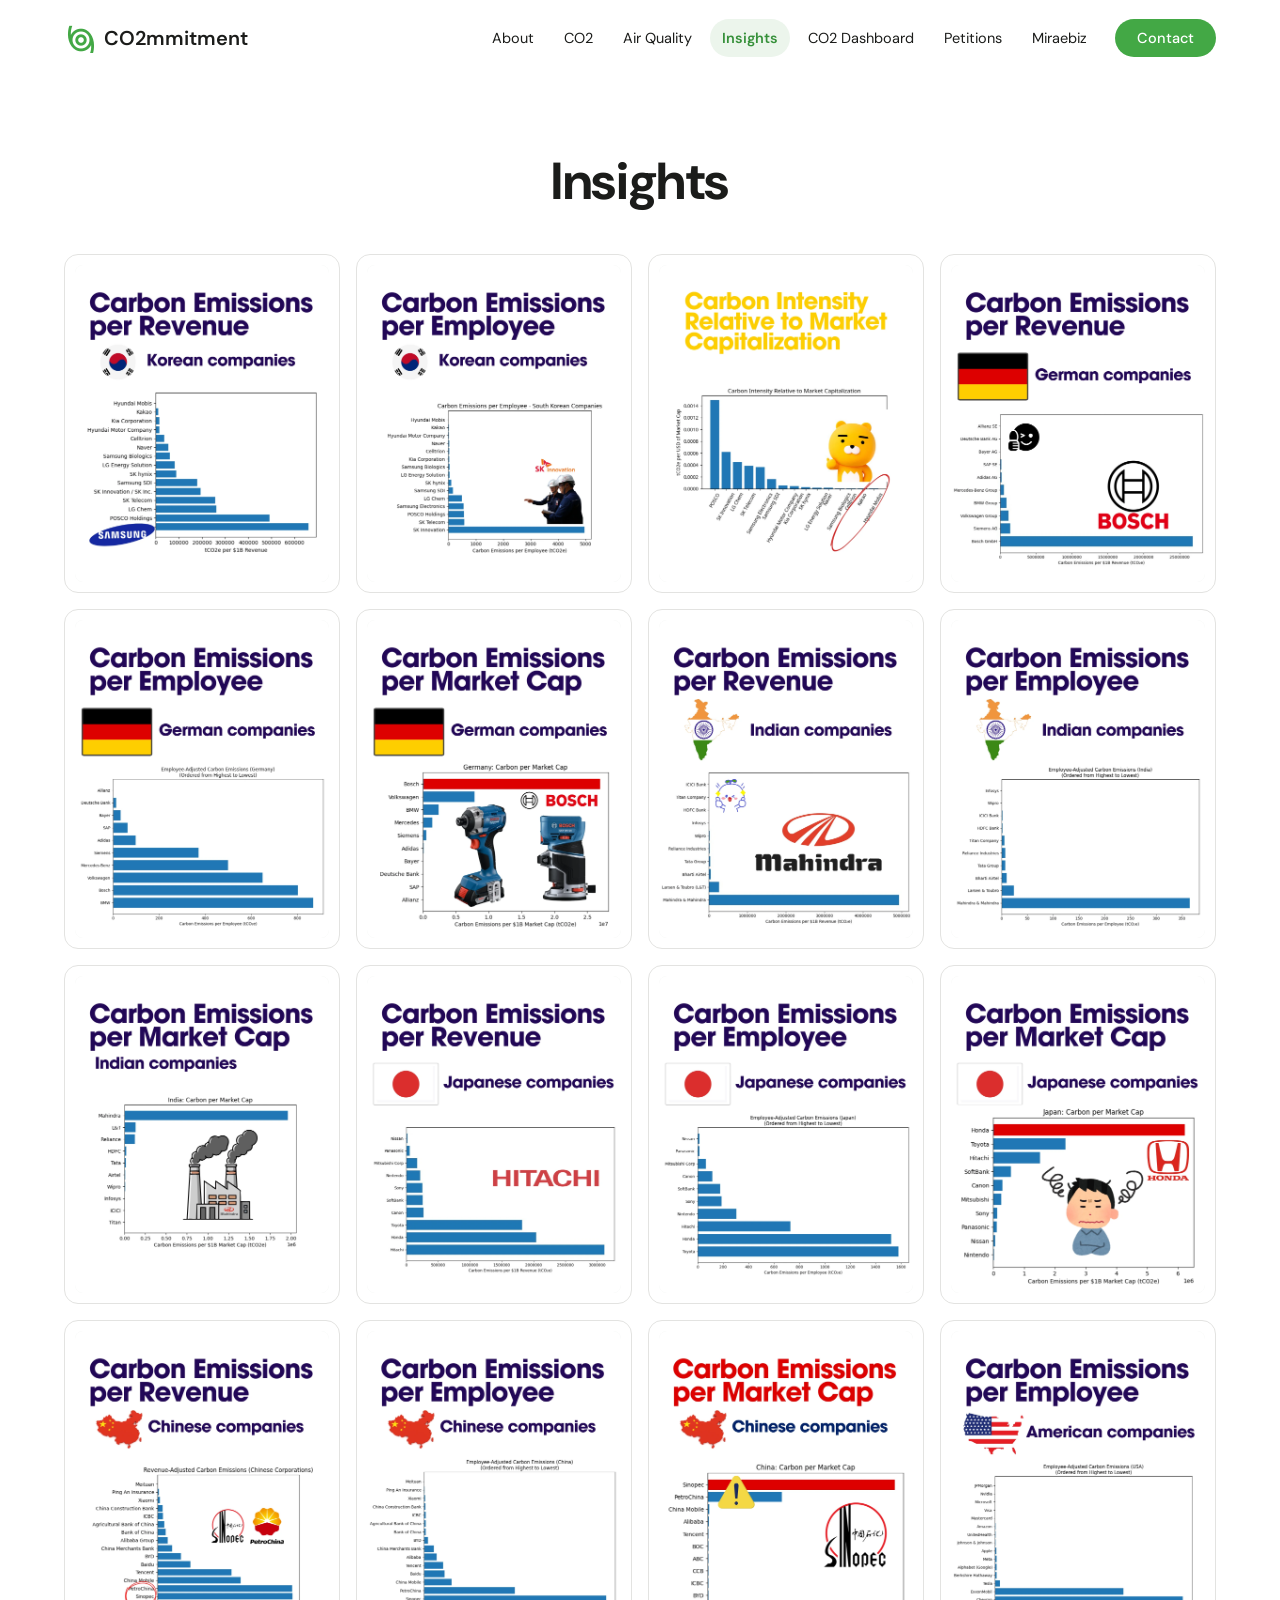
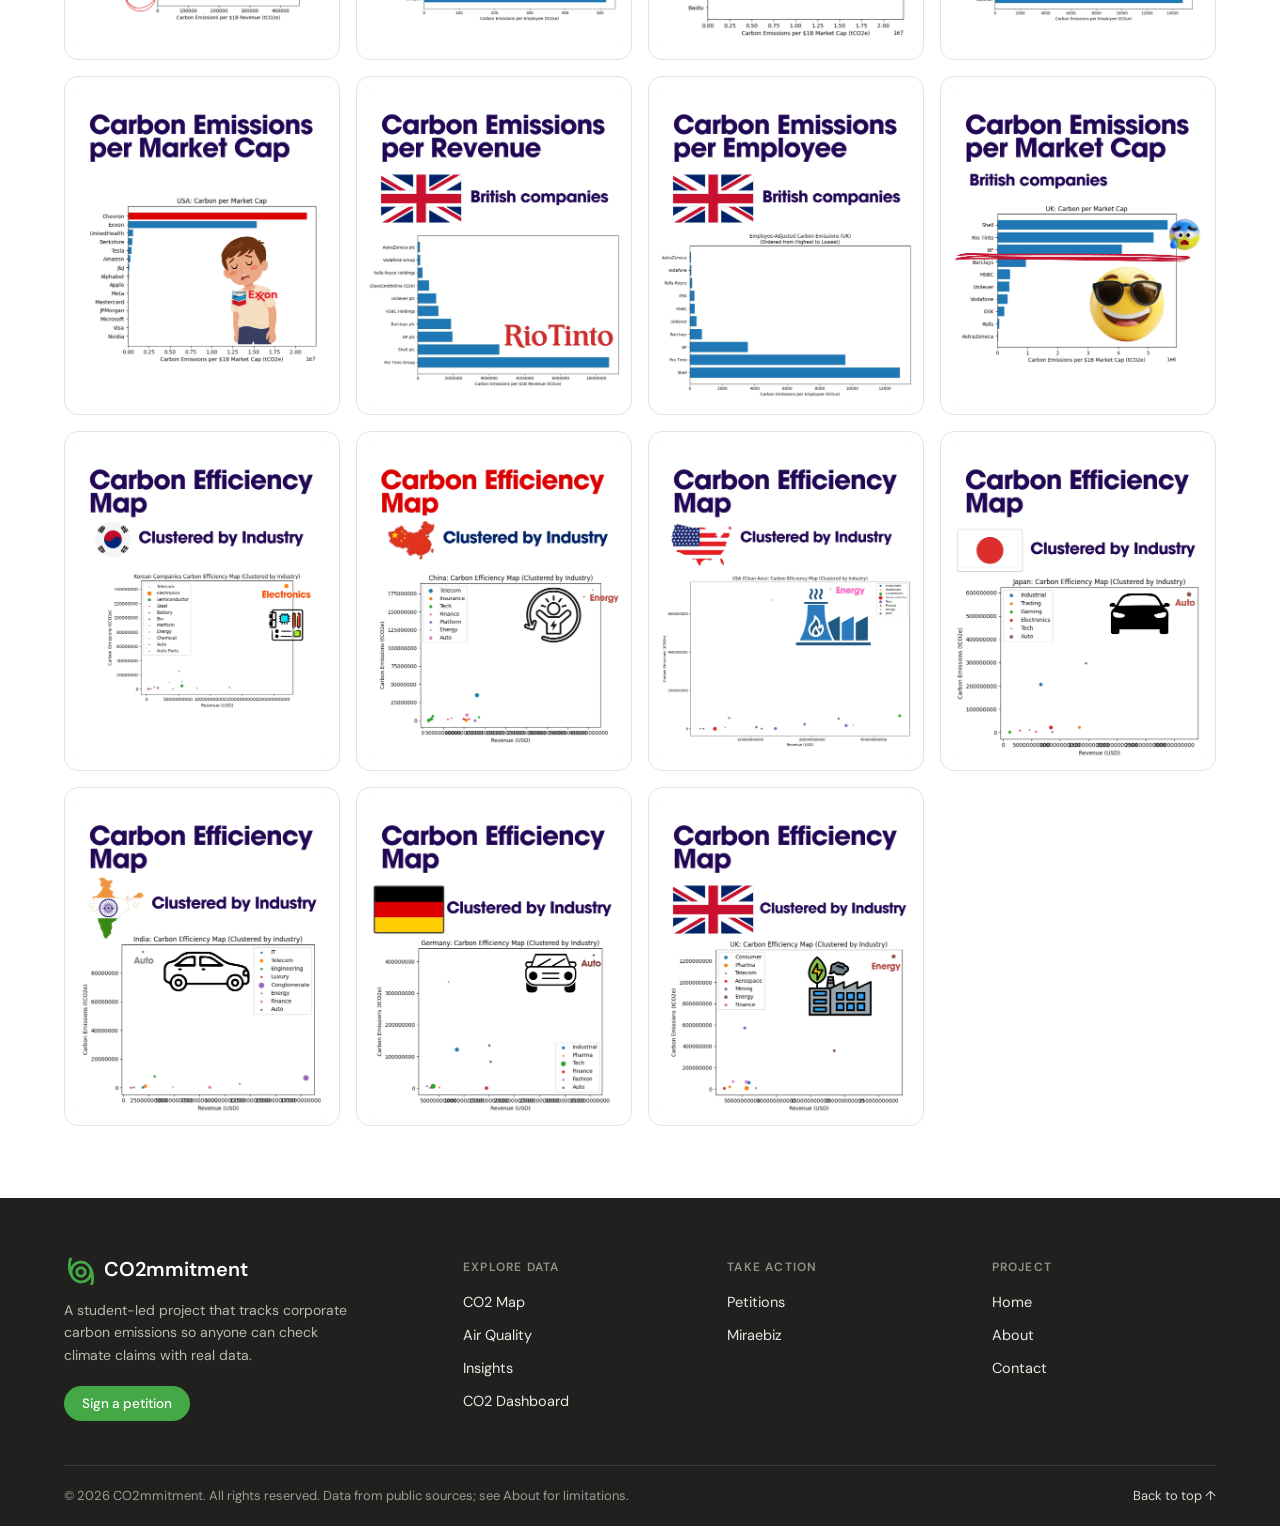
<file: insights/index.html>
<!doctype html>
<html lang="en">
<head>
<meta charset="utf-8">
<meta name="viewport" content="width=device-width, initial-scale=1, viewport-fit=cover">
<title>Insights | CO2mmitment</title>
<meta name="description" content="Charts comparing corporate carbon emissions per revenue, per employee and per market cap across Korea, Germany, India, Japan, China, the US and the UK.">
<link rel="canonical" href="https://co2mmitment.com/insights/">
<meta name="theme-color" content="#43a845">
<meta property="og:type" content="website">
<meta property="og:site_name" content="CO2mmitment">
<meta property="og:title" content="Insights | CO2mmitment">
<meta property="og:description" content="Charts comparing corporate carbon emissions per revenue, per employee and per market cap across Korea, Germany, India, Japan, China, the US and the UK.">
<meta property="og:url" content="https://co2mmitment.com/insights/">
<meta property="og:image" content="https://co2mmitment.com/images/og-image.png">
<meta property="og:image:alt" content="Insights | CO2mmitment">
<meta name="twitter:card" content="summary_large_image">
<meta name="twitter:title" content="Insights | CO2mmitment">
<meta name="twitter:description" content="Charts comparing corporate carbon emissions per revenue, per employee and per market cap across Korea, Germany, India, Japan, China, the US and the UK.">
<meta name="twitter:image" content="https://co2mmitment.com/images/og-image.png">
<link rel="icon" href="../favicon.svg" type="image/svg+xml">
<link rel="icon" href="../favicon-32.png" sizes="32x32" type="image/png">
<link rel="icon" href="../favicon.ico" sizes="any">
<link rel="apple-touch-icon" href="../apple-touch-icon.png">
<link rel="manifest" href="../site.webmanifest">
<link rel="preconnect" href="https://fonts.googleapis.com">
<link rel="stylesheet" href="https://fonts.googleapis.com/css2?family=Material+Symbols+Outlined:opsz,wght,FILL,GRAD@24,400,0,0&icon_names=storm&display=block">
<link rel="stylesheet" href="https://fonts.googleapis.com/css2?family=DM+Sans:opsz,wght@9..40,400;9..40,500;9..40,600;9..40,700&display=swap">
<link rel="stylesheet" href="../assets/style.css">
</head>
<body data-page="insights" data-root="../">
<div class="site">
<nav class="nav" id="nav" aria-label="Main">
  <div class="nav-wrap">
    <a class="brand" href="../" aria-label="CO2mmitment home">
      <span class="logo-mark" aria-hidden="true"><span class="ms">storm</span><svg class="logo-svg" viewBox="11 11 88 88" aria-hidden="true"><g fill="none" stroke="currentColor" stroke-width="7"><circle cx="55" cy="54.75" r="26.25"/><circle cx="55" cy="54.75" r="11" stroke-width="7.5"/><path d="M28.85 57.04C28.5 53 24.5 45 24.5 35C24.5 28 25.4 22.5 27 18"/><path d="M81.15 52.46C81.5 56.5 85.5 64.5 85.5 74.5C85.5 81.5 84.6 87 83 91.5"/></g></svg></span>
      CO2mmitment
    </a>
    <button class="menu-btn" id="menuBtn" aria-label="Menu" aria-expanded="false" aria-controls="links">
      <svg class="bars" width="22" height="22" viewBox="0 0 22 22" aria-hidden="true"><path d="M3 6h16M3 11h16M3 16h16" stroke="currentColor" stroke-width="2" stroke-linecap="round"/></svg>
      <svg class="x" width="22" height="22" viewBox="0 0 22 22" aria-hidden="true"><path d="M5 5l12 12M17 5L5 17" stroke="currentColor" stroke-width="2" stroke-linecap="round"/></svg>
    </button>
    <div class="links" id="links">
      <a href="../about/">About</a>
      <a href="../co2/">CO2</a>
      <a href="../air-quality/">Air Quality</a>
      <a href="../insights/" class="on" aria-current="page">Insights</a>
      <a href="../dashboard/">CO2 Dashboard</a>
      <a href="../petitions/">Petitions</a>
      <a href="../miraebiz/">Miraebiz</a>
      <a class="btn" href="../contact/">Contact</a>
    </div>
  </div>
</nav>
<main>
<section class="page show" id="p-insights" data-title="Insights | CO2mmitment">
  <div class="wrap">
    <div class="page-head"><h1>Insights</h1></div>
    <div class="ins-grid" id="ins-grid"></div>
  </div>
</section>
</main>
<div class="lb" id="lb" role="dialog" aria-modal="true" aria-label="Insight chart" hidden>
  <button class="lb-btn lb-close" type="button" aria-label="Close"><svg width="20" height="20" viewBox="0 0 20 20" fill="none" stroke="currentColor" stroke-width="2" stroke-linecap="round" stroke-linejoin="round" aria-hidden="true"><path d="M5 5l10 10M15 5L5 15"/></svg></button>
  <button class="lb-btn lb-prev" type="button" aria-label="Previous chart"><svg width="20" height="20" viewBox="0 0 20 20" fill="none" stroke="currentColor" stroke-width="2" stroke-linecap="round" stroke-linejoin="round" aria-hidden="true"><path d="M12 4l-6 6 6 6"/></svg></button>
  <figure><img id="lb-img" alt="Carbon emissions insight chart, enlarged"><figcaption id="lb-count"></figcaption></figure>
  <button class="lb-btn lb-next" type="button" aria-label="Next chart"><svg width="20" height="20" viewBox="0 0 20 20" fill="none" stroke="currentColor" stroke-width="2" stroke-linecap="round" stroke-linejoin="round" aria-hidden="true"><path d="M8 4l6 6-6 6"/></svg></button>
</div>
<footer class="foot">
  <div class="foot-wrap">
    <div class="foot-top">
      <div class="foot-about">
        <a class="brand" href="../"><span class="logo-mark" aria-hidden="true"><span class="ms">storm</span><svg class="logo-svg" viewBox="11 11 88 88" aria-hidden="true"><g fill="none" stroke="currentColor" stroke-width="7"><circle cx="55" cy="54.75" r="26.25"/><circle cx="55" cy="54.75" r="11" stroke-width="7.5"/><path d="M28.85 57.04C28.5 53 24.5 45 24.5 35C24.5 28 25.4 22.5 27 18"/><path d="M81.15 52.46C81.5 56.5 85.5 64.5 85.5 74.5C85.5 81.5 84.6 87 83 91.5"/></g></svg></span> CO2mmitment</a>
        <p>A student-led project that tracks corporate carbon emissions so anyone can check climate claims with real data.</p>
        <a class="btn" href="../petitions/">Sign a petition</a>
      </div>
      <div>
        <h4>Explore data</h4>
        <ul><li><a href="../co2/">CO2 Map</a></li><li><a href="../air-quality/">Air Quality</a></li><li><a href="../insights/">Insights</a></li><li><a href="../dashboard/">CO2 Dashboard</a></li></ul>
      </div>
      <div>
        <h4>Take action</h4>
        <ul><li><a href="../petitions/">Petitions</a></li><li><a href="../miraebiz/">Miraebiz</a></li></ul>
      </div>
      <div>
        <h4>Project</h4>
        <ul><li><a href="../">Home</a></li><li><a href="../about/">About</a></li><li><a href="../contact/">Contact</a></li></ul>
      </div>
    </div>
    <div class="foot-bottom">
      <span>© 2026 CO2mmitment. All rights reserved. Data from public sources; see About for limitations.</span>
      <a href="#" id="toTop">Back to top ↑</a>
    </div>
  </div>
</footer>
</div>
<script src="../assets/app.js"></script>
</body>
</html>
</file>
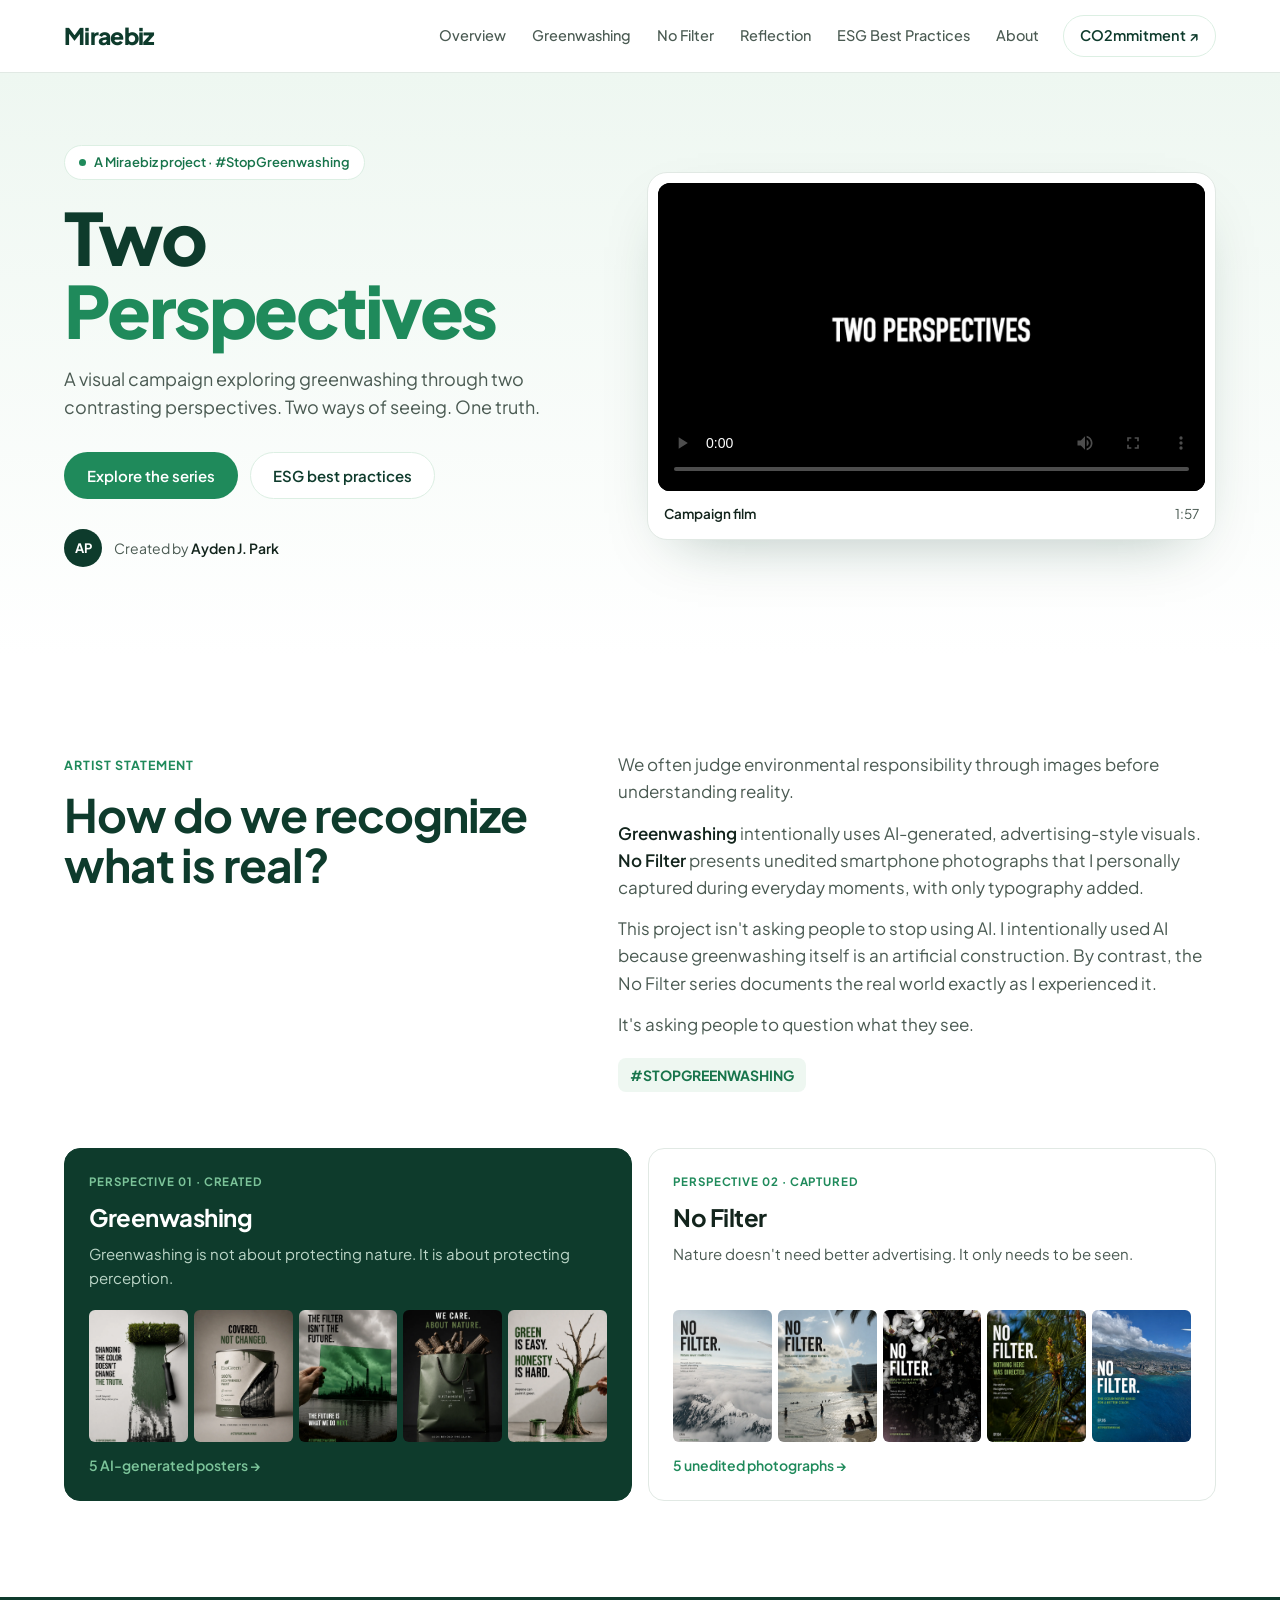
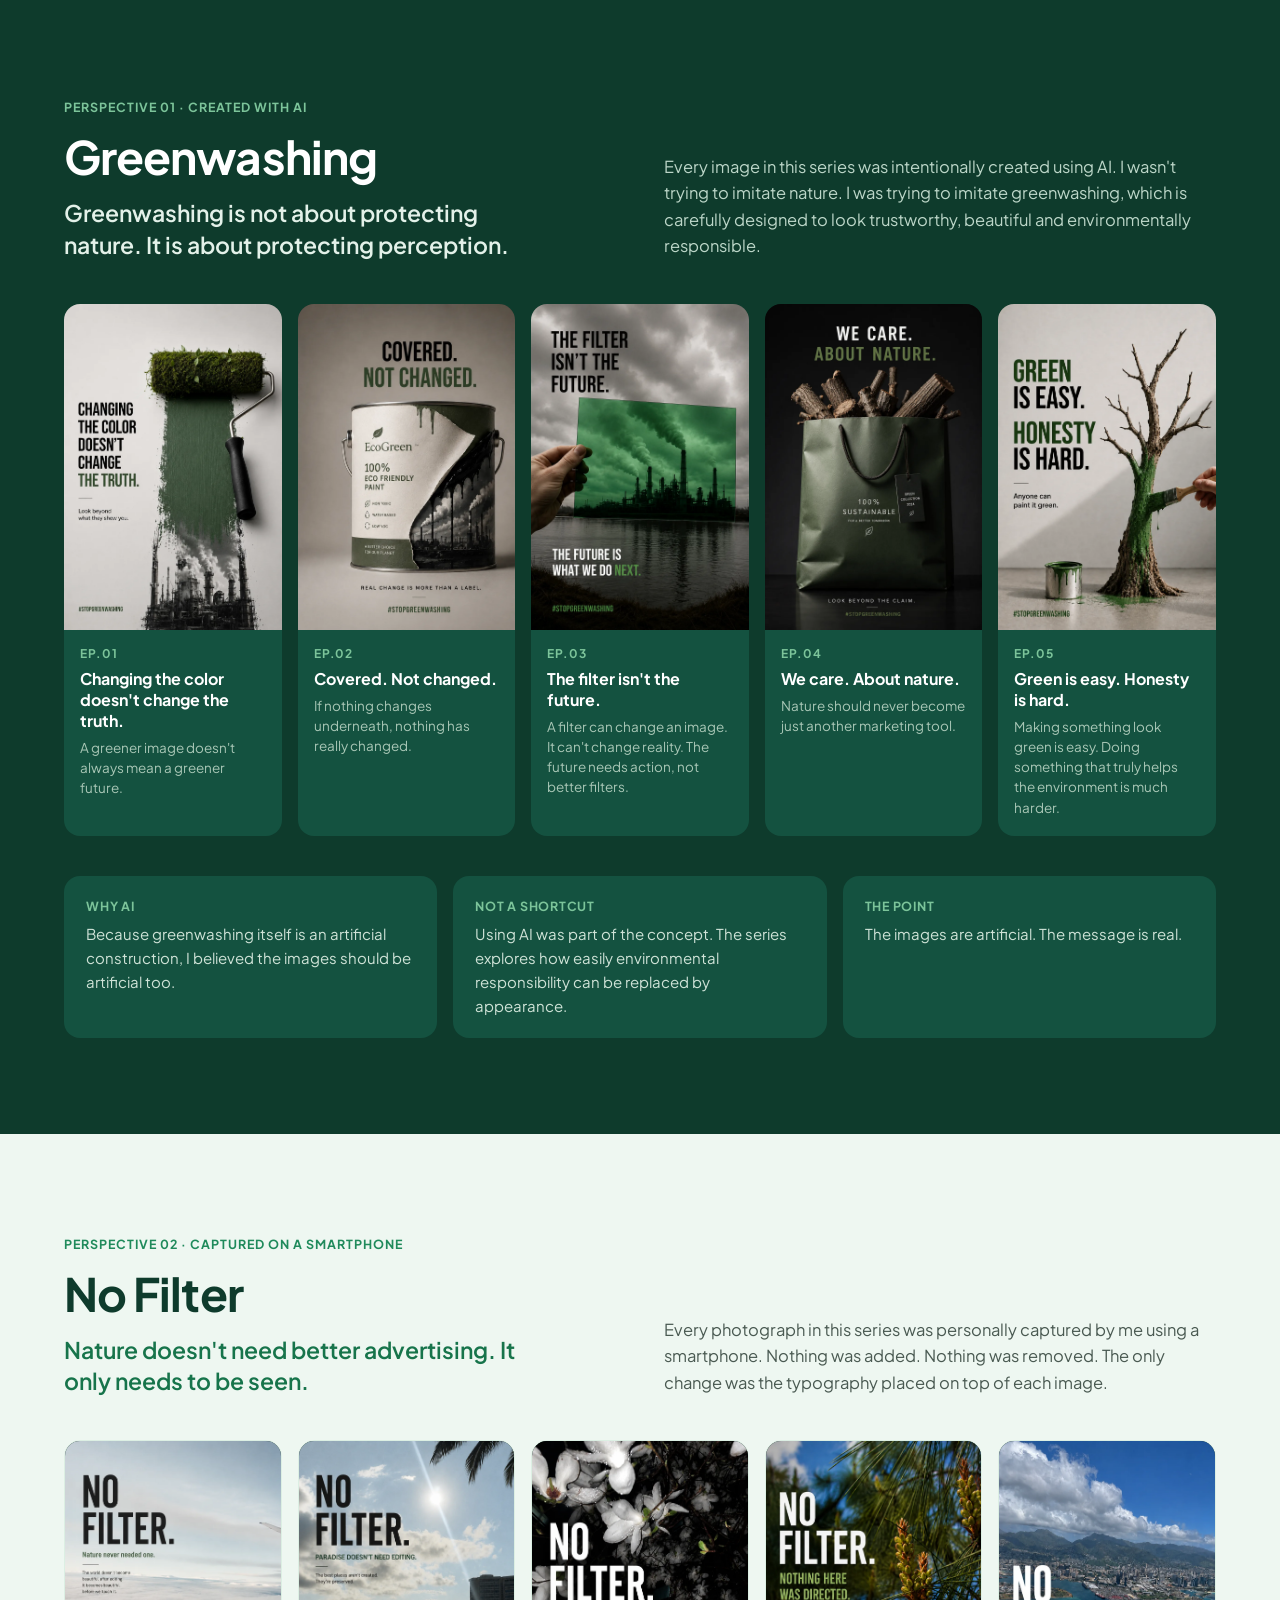
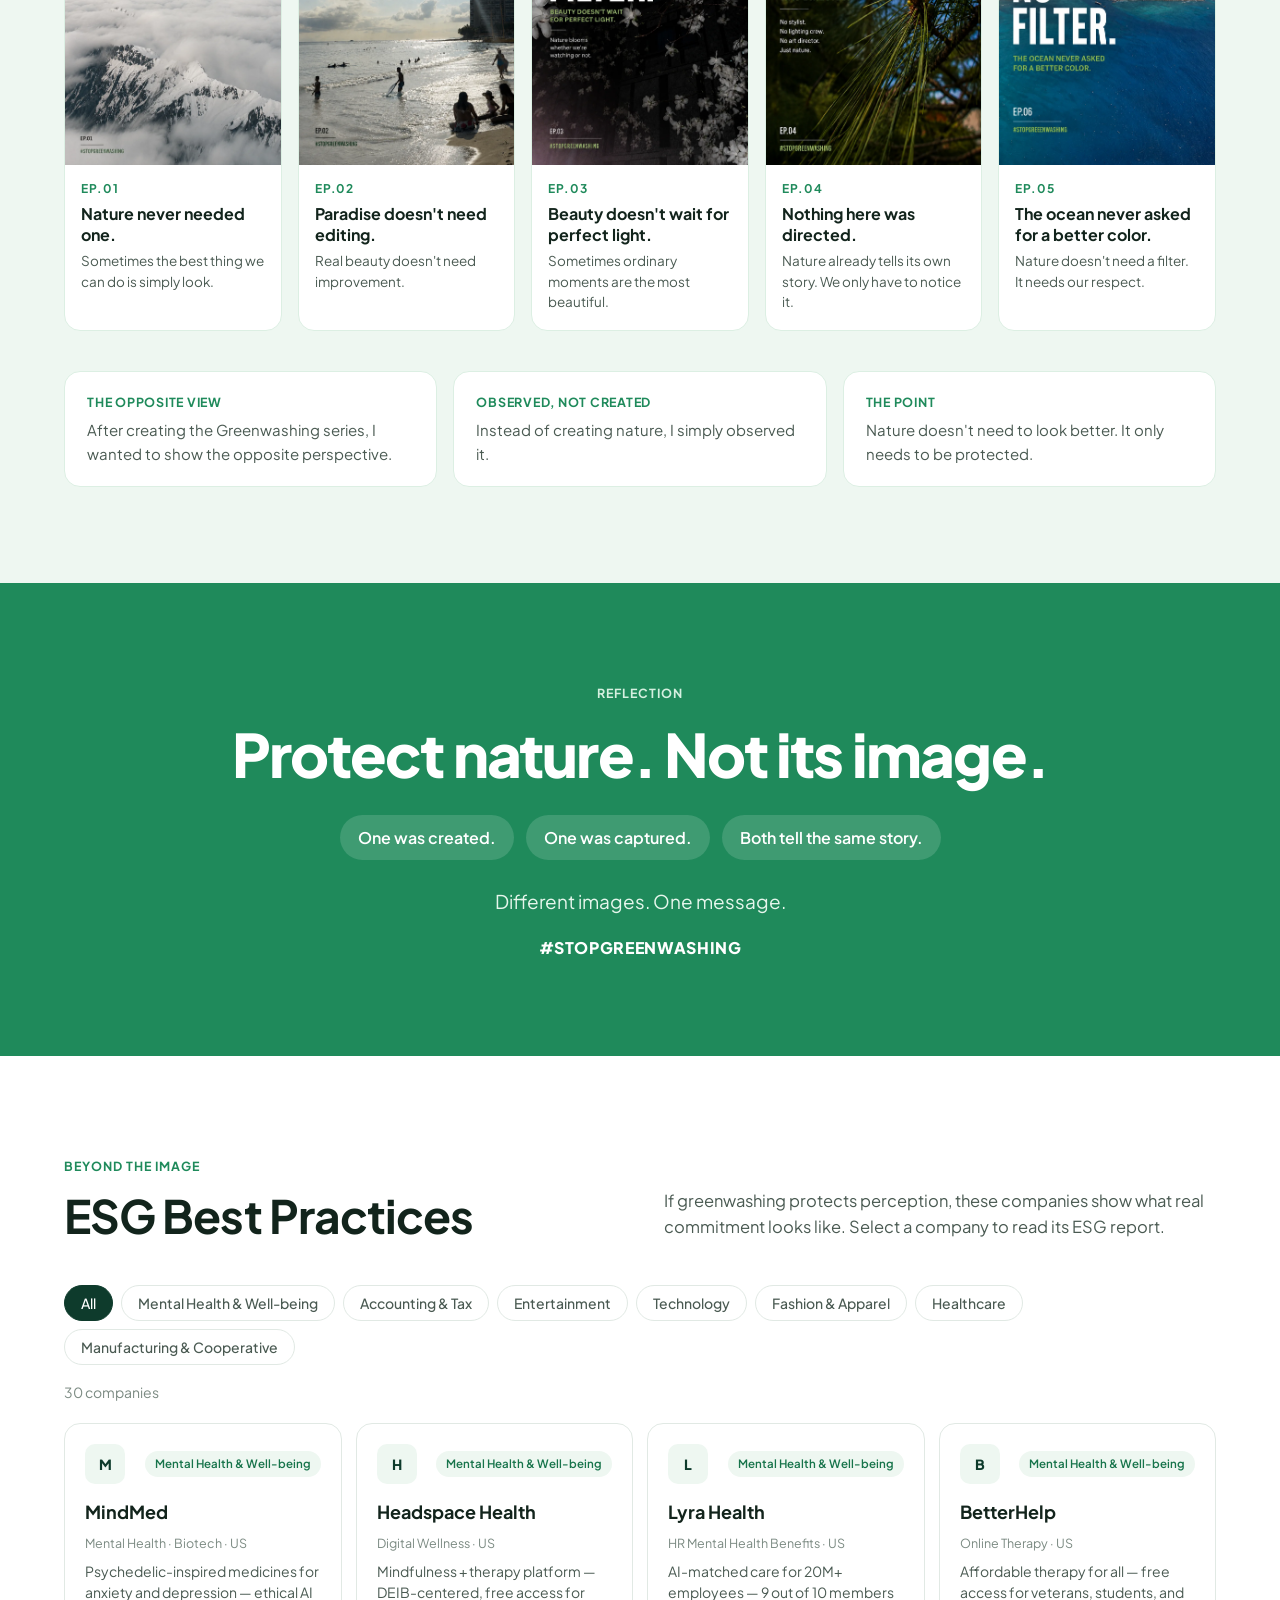
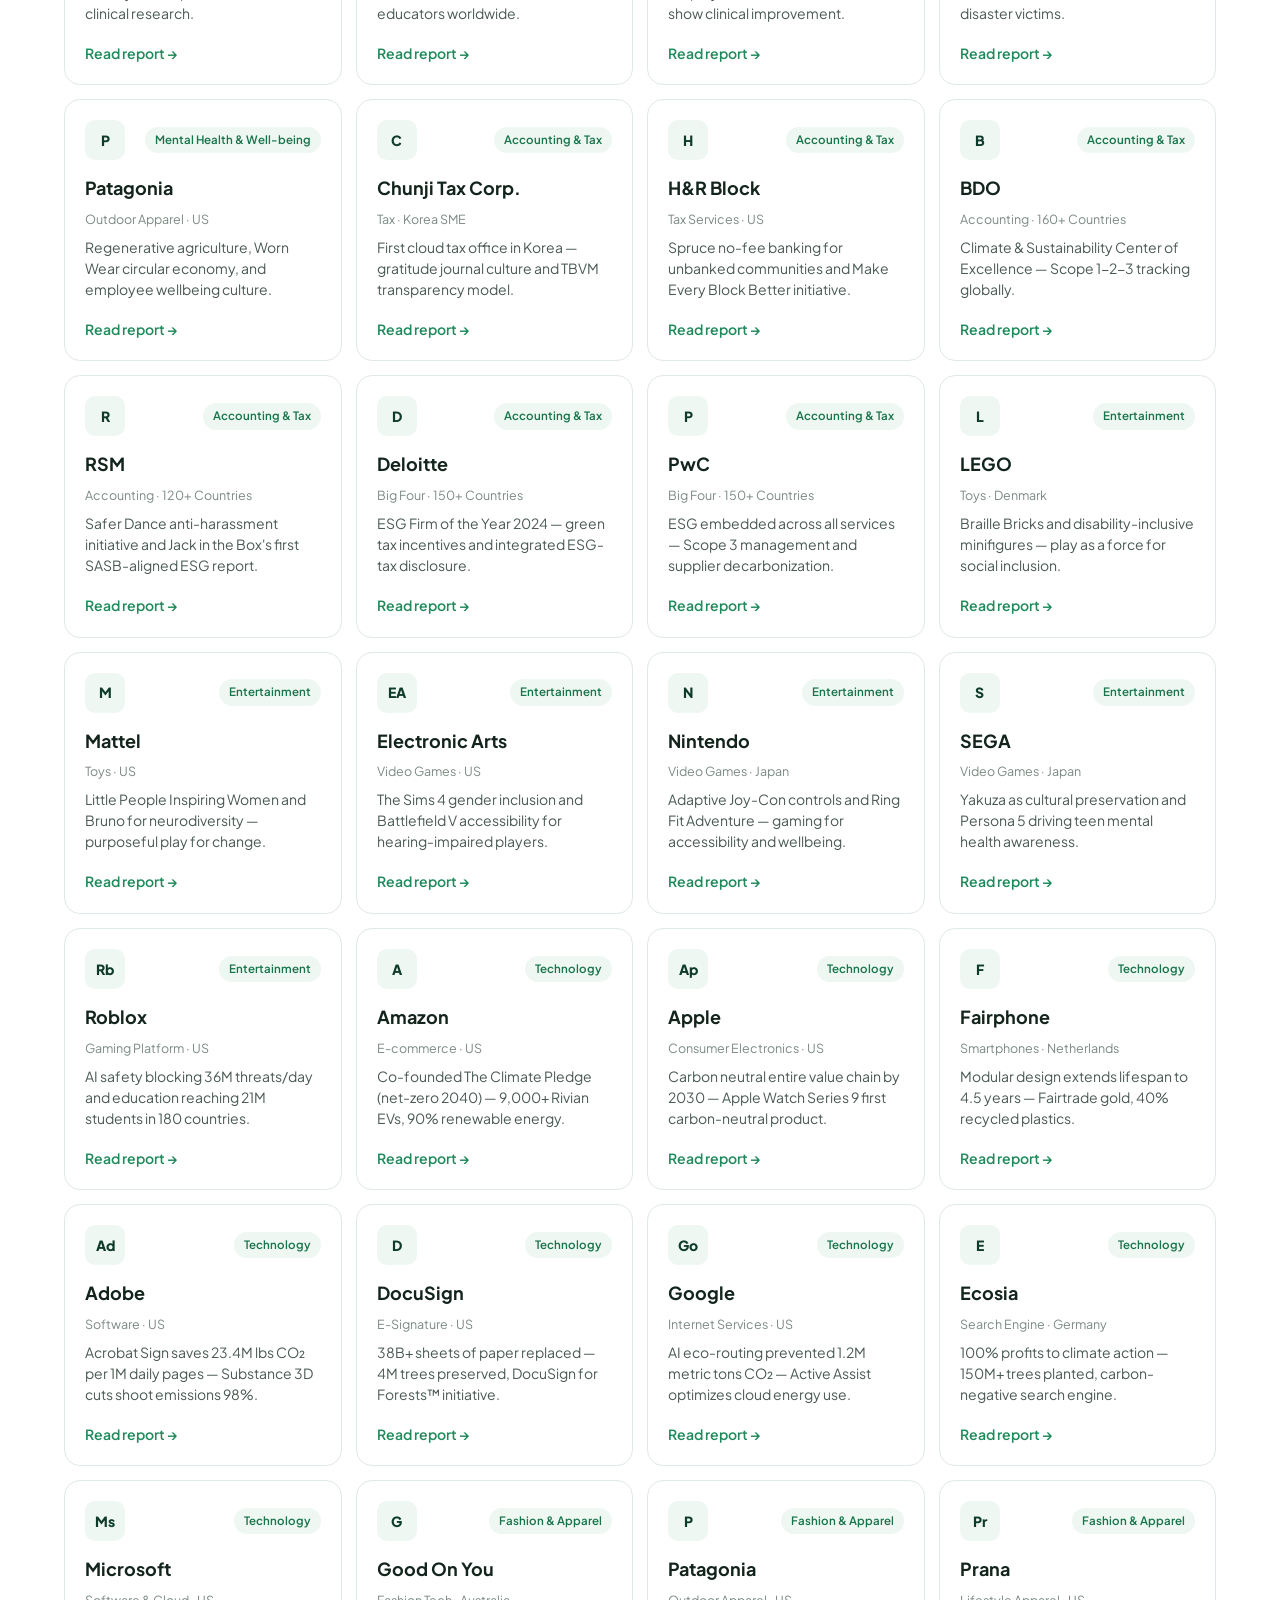
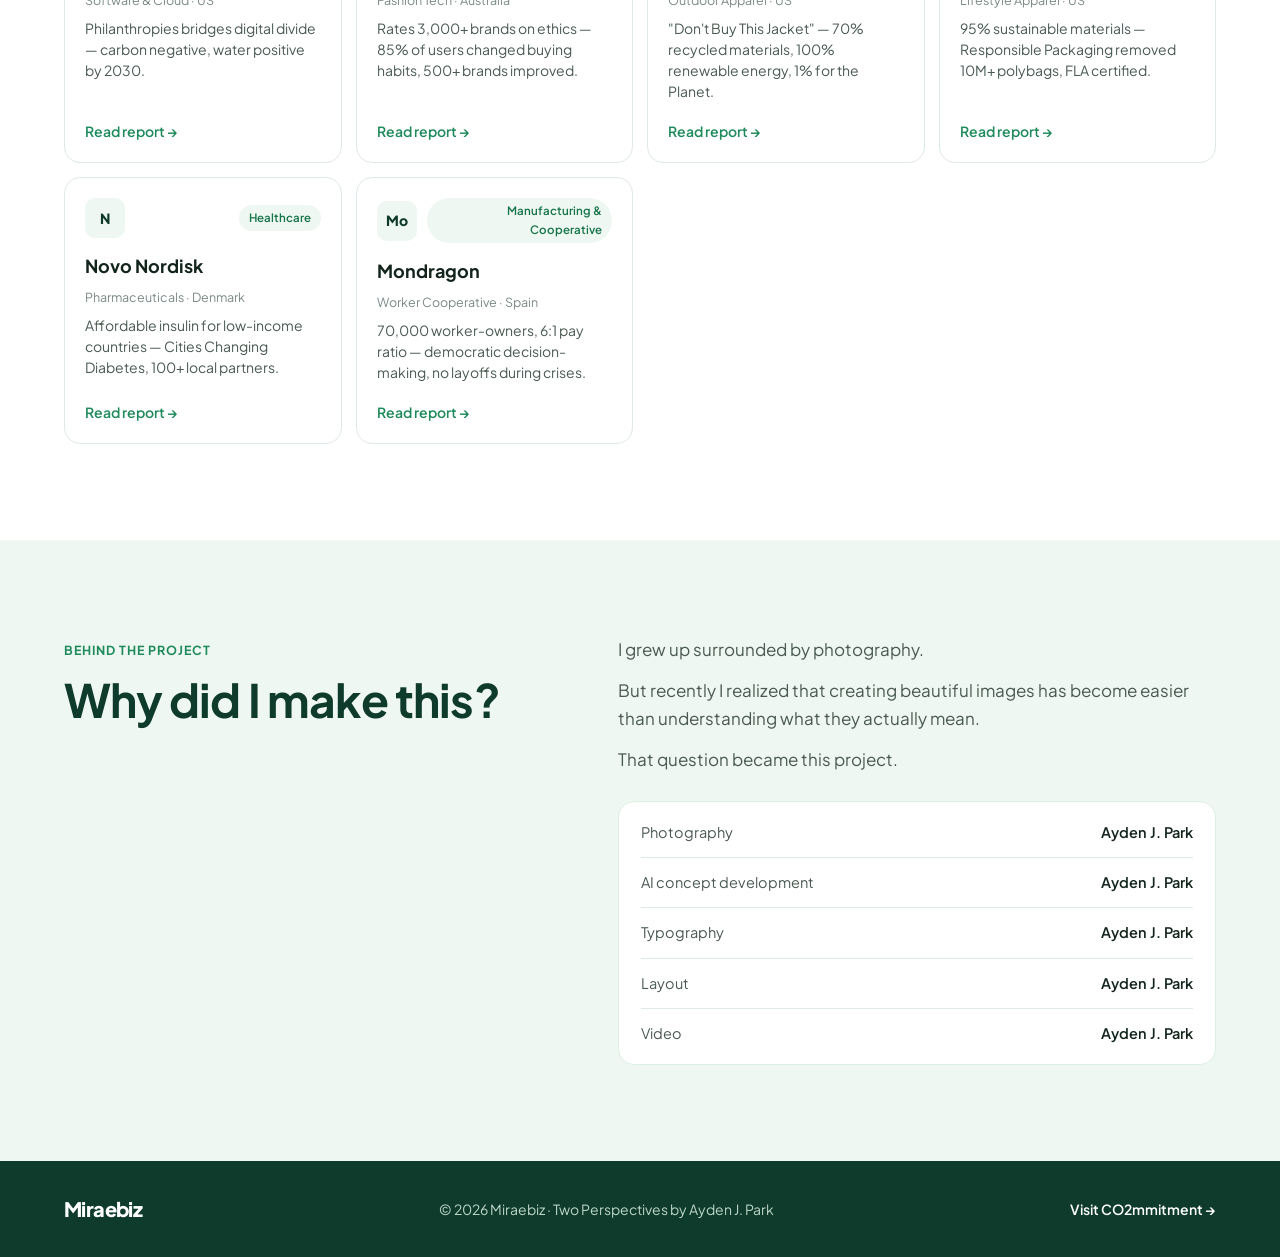
<file: miraebiz/index.html>
<!doctype html>
<html lang="en">
<head>
<meta charset="utf-8">
<meta name="viewport" content="width=device-width, initial-scale=1, viewport-fit=cover">
<link rel="canonical" href="https://co2mmitment.com/miraebiz/">
<meta property="og:type" content="website">
<meta property="og:site_name" content="Miraebiz">
<meta property="og:title" content="Miraebiz | Two Perspectives">
<meta property="og:description" content="A visual campaign exploring greenwashing through AI-made ads and unedited photographs, by Ayden J. Park.">
<meta property="og:url" content="https://co2mmitment.com/miraebiz/">
<meta property="og:image" content="https://co2mmitment.com/miraebiz/media/og-image.jpg">
<meta name="twitter:card" content="summary_large_image">
<meta name="theme-color" content="#0b0c0a">
<link rel="icon" href="media/favicon.svg" type="image/svg+xml">
<title>Miraebiz | Two Perspectives</title>
<meta name="description" content="Two Perspectives by Ayden J. Park: a visual campaign about greenwashing, told through AI-made ads and unedited photographs, plus ESG best practices from 30 companies. A Miraebiz project.">
<link rel="preconnect" href="https://fonts.googleapis.com">
<link rel="stylesheet" href="https://fonts.googleapis.com/css2?family=Plus+Jakarta+Sans:wght@400;500;600;700;800&display=swap">
<style>
/* Layout: clean white pages with a deep-forest green band for each key moment; hero text left, film right */
:root{
  --forest:#0e3b2c; --forest-2:#145240; --green:#1f8a5b; --green-2:#17744b; --leaf:#7cc49a;
  --mint:#eef7f1; --mint-2:#dcefe3; --ink:#12241c; --ink-2:#4a5a52; --ink-3:#7b8a82; --line:#e1e9e4; --bg:#ffffff;
  --font:'Plus Jakarta Sans',-apple-system,'Segoe UI',system-ui,sans-serif;
  --wrap:1200px; --r:16px;
  color-scheme:light;
}
*{box-sizing:border-box}
[hidden]{display:none!important}
html{scroll-behavior:smooth;scroll-padding-top:80px}
body{margin:0;background:var(--bg);color:var(--ink);font-family:var(--font);font-size:16px;line-height:1.6;-webkit-font-smoothing:antialiased}
img{max-width:100%;display:block}
a{color:inherit}
p{margin:0}
h1,h2,h3{margin:0;letter-spacing:-.02em;line-height:1.1;text-wrap:balance;overflow-wrap:break-word}
:focus-visible{outline:2px solid var(--green);outline-offset:3px}
.wrap{max-width:var(--wrap);margin:0 auto;padding-left:max(24px,env(safe-area-inset-left,0px));padding-right:max(24px,env(safe-area-inset-right,0px))}
@media (max-width:520px){.wrap{padding-left:max(16px,env(safe-area-inset-left,0px));padding-right:max(16px,env(safe-area-inset-right,0px))}}
.eyebrow{display:inline-flex;align-items:center;gap:8px;font-size:12.5px;font-weight:700;letter-spacing:.08em;text-transform:uppercase;color:var(--green)}
.section{padding-block:96px}
.sec-head{display:grid;grid-template-columns:minmax(0,1fr) minmax(0,1fr);gap:48px;align-items:end;margin-bottom:44px}
.sec-head h2{font-size:clamp(32px,4vw,46px);margin-top:12px}
.sec-head > p{color:var(--ink-2);font-size:16.5px;max-width:52ch}
@media (max-width:820px){.sec-head{grid-template-columns:minmax(0,1fr);gap:16px}}
.btn{display:inline-flex;align-items:center;justify-content:center;gap:8px;font:600 15px var(--font);padding:13px 22px;border-radius:999px;text-decoration:none;border:1.5px solid transparent;cursor:pointer;transition:background .15s,border-color .15s,color .15s}
.btn-primary{background:var(--green);color:#fff}
.btn-primary:hover{background:var(--green-2)}
.btn-ghost{border-color:var(--mint-2);color:var(--forest);background:#fff}
.btn-ghost:hover{border-color:var(--green);color:var(--green-2)}

/* header */
body::before{content:"";position:fixed;inset:0 0 auto;height:env(safe-area-inset-top,0px);z-index:60;background:#fff}
.nav{position:sticky;top:env(safe-area-inset-top,0px);z-index:50;background:rgba(255,255,255,.92);backdrop-filter:blur(12px);-webkit-backdrop-filter:blur(12px);border-bottom:1px solid var(--line)}
.nav .wrap{display:flex;align-items:center;justify-content:space-between;gap:24px;height:72px}
.brand{display:flex;align-items:center;text-decoration:none;font-weight:800;font-size:23px;letter-spacing:-.03em;color:var(--forest)}
.links{display:flex;align-items:center;gap:2px}
.links a{text-decoration:none;font-size:14.5px;font-weight:500;color:var(--ink-2);padding:8px 12px;border-radius:999px;white-space:nowrap;transition:background .15s,color .15s}
.links a:hover{background:var(--mint);color:var(--forest)}
.links a.out{margin-left:10px;border:1.5px solid var(--mint-2);color:var(--forest);font-weight:600;padding:8px 16px}
.links a.out:hover{border-color:var(--green)}
.menu{display:none;width:44px;height:44px;border:0;background:none;color:var(--forest);cursor:pointer;margin-right:-10px;border-radius:10px}
@media (max-width:1060px){
  .nav{background:#fff;backdrop-filter:none;-webkit-backdrop-filter:none}
  .menu{display:inline-grid;place-items:center}
  .links{position:fixed;top:calc(72px + env(safe-area-inset-top,0px));left:0;right:0;bottom:0;background:#fff;flex-direction:column;align-items:stretch;gap:2px;overflow-y:auto;
    padding:16px max(24px,env(safe-area-inset-right,0px)) calc(24px + env(safe-area-inset-bottom,0px)) max(24px,env(safe-area-inset-left,0px));opacity:0;visibility:hidden;border-top:1px solid var(--line)}
  .links.open{opacity:1;visibility:visible}
  .links a{font-size:20px;padding:14px;border-radius:12px;color:var(--ink)}
  .links a.out{margin:16px 0 0;text-align:center;font-size:16px}
  body.menu-open{overflow:hidden}
}

/* hero */
.hero{background:linear-gradient(180deg,var(--mint) 0%,#fff 100%);padding-block:72px 88px}
.hero-in{display:grid;grid-template-columns:minmax(0,1fr) minmax(0,1.08fr);gap:56px;align-items:center}
.pill{display:inline-flex;align-items:center;gap:8px;padding:6px 14px;border-radius:999px;background:#fff;border:1px solid var(--mint-2);font-size:13px;font-weight:600;color:var(--green-2)}
.pill i{width:7px;height:7px;border-radius:50%;background:var(--green)}
.hero h1{font-size:clamp(44px,6vw,72px);font-weight:800;color:var(--forest);margin:20px 0 18px;letter-spacing:-.035em;line-height:1.02}
.hero h1 span{color:var(--green)}
.hero .sub{font-size:18px;color:var(--ink-2);max-width:46ch}
.hero .ctas{display:flex;flex-wrap:wrap;gap:12px;margin-top:30px}
.byline{margin-top:30px;display:flex;align-items:center;gap:12px;font-size:14px;color:var(--ink-2)}
.byline b{color:var(--ink);font-weight:600}
.avatar{width:38px;height:38px;border-radius:50%;background:var(--forest);color:#fff;display:grid;place-items:center;font-weight:700;font-size:13px}
.film{margin:0;background:#fff;border:1px solid var(--line);border-radius:20px;padding:10px;box-shadow:0 24px 60px -30px rgba(14,59,44,.35)}
.film video{display:block;width:100%;height:auto;aspect-ratio:16/9;border-radius:12px;background:#000}
.film-cap{display:flex;justify-content:space-between;align-items:center;gap:12px;padding:12px 6px 4px;font-size:13.5px;color:var(--ink-2)}
.film-cap b{color:var(--ink);font-weight:600}
@media (max-width:900px){.hero-in{grid-template-columns:minmax(0,1fr);gap:40px}.hero{padding-block:48px 64px}}

/* statement */
.statement-in{display:grid;grid-template-columns:minmax(0,.9fr) minmax(0,1.1fr);gap:64px}
.statement h2{font-size:clamp(32px,4vw,46px);color:var(--forest);margin-top:12px}
.prose{font-size:17px;color:var(--ink-2)}
.prose p+p{margin-top:14px}
.prose strong{color:var(--ink);font-weight:600}
.tag{display:inline-block;margin-top:20px;padding:6px 12px;border-radius:8px;background:var(--mint);color:var(--green-2);font-weight:700;font-size:14px}
.paths{display:grid;grid-template-columns:1fr 1fr;gap:16px;margin-top:56px}
.path{display:flex;flex-direction:column;gap:12px;padding:24px;border-radius:var(--r);border:1px solid var(--line);text-decoration:none;transition:border-color .15s,box-shadow .15s,transform .15s}
.path:hover{border-color:var(--green);box-shadow:0 18px 40px -26px rgba(14,59,44,.4);transform:translateY(-2px)}
.path.dark{background:var(--forest);border-color:var(--forest);color:#fff}
.path h3{font-size:24px}
.path p{font-size:15px;color:var(--ink-2)}
.path.dark p{color:#bcd6c8}
.path .eyebrow{font-size:11.5px}
.path.dark .eyebrow{color:var(--leaf)}
.thumbs{display:grid;grid-template-columns:repeat(5,1fr);gap:6px;margin-top:auto;padding-top:8px}
.thumbs img{width:100%;aspect-ratio:3/4;object-fit:cover;object-position:left center;border-radius:6px}
.path .go{font-size:14px;font-weight:600;color:var(--green)}
.path.dark .go{color:var(--leaf)}
@media (max-width:820px){.statement-in{grid-template-columns:minmax(0,1fr);gap:24px}.paths{grid-template-columns:minmax(0,1fr)}}

/* series */
.series.dark{background:var(--forest);color:#fff}
.series.dark .eyebrow{color:var(--leaf)}
.series.dark .sec-head h2{color:#fff}
.series.dark .sec-head > p{color:#bcd6c8}
.series.light{background:var(--mint)}
.series.light .sec-head h2{color:var(--forest)}
.quote{font-size:clamp(19px,2.1vw,23px);font-weight:600;line-height:1.35;margin-top:16px;max-width:30ch}
.series.dark .quote{color:#e3f1e9}
.series.light .quote{color:var(--green-2)}
.series-note{margin-top:40px;display:grid;grid-template-columns:repeat(3,minmax(0,1fr));gap:16px}
.note{border-radius:var(--r);padding:20px 22px;font-size:15px}
.series.dark .note{background:var(--forest-2);color:#cfe3d7}
.series.light .note{background:#fff;color:var(--ink-2);border:1px solid var(--mint-2)}
.note b{display:block;font-size:12.5px;letter-spacing:.06em;text-transform:uppercase;margin-bottom:6px}
.series.dark .note b{color:var(--leaf)}
.series.light .note b{color:var(--green)}
@media (max-width:820px){.series-note{grid-template-columns:minmax(0,1fr)}}
.eps{display:grid;grid-template-columns:repeat(5,minmax(0,1fr));gap:16px}
@media (max-width:1060px){.eps{grid-template-columns:repeat(3,minmax(0,1fr))}}
@media (max-width:640px){.eps{grid-template-columns:repeat(2,minmax(0,1fr));gap:12px}}
.ep{all:unset;box-sizing:border-box;cursor:pointer;display:flex;flex-direction:column;border-radius:var(--r);overflow:hidden;transition:transform .2s,box-shadow .2s}
.ep:focus-visible{outline:2px solid var(--leaf);outline-offset:3px}
.ep:hover{transform:translateY(-4px)}
.series.dark .ep{background:var(--forest-2)}
.series.dark .ep:hover{box-shadow:0 20px 40px -20px rgba(0,0,0,.6)}
.series.light .ep{background:#fff;border:1px solid var(--mint-2)}
.series.light .ep:hover{box-shadow:0 20px 40px -24px rgba(14,59,44,.35)}
.ep-img{display:block;aspect-ratio:2/3;overflow:hidden;background:#0a2a1f}
.ep-img img{width:100%;height:100%;object-fit:cover;object-position:left center}
.ep-body{display:flex;flex-direction:column;gap:6px;padding:14px 16px 18px;flex:1}
.ep-no{font-size:12px;font-weight:700;letter-spacing:.08em}
.series.dark .ep-no{color:var(--leaf)}
.series.light .ep-no{color:var(--green)}
.ep-title{font-weight:700;font-size:16px;line-height:1.3}
.ep-msg{font-size:13.5px;line-height:1.5}
.series.dark .ep-msg{color:#a9c7b6}
.series.light .ep-msg{color:var(--ink-2)}

/* reflection */
.reflect{background:var(--green);color:#fff;text-align:center;padding-block:96px}
.reflect .eyebrow{color:#d5f0e0}
.reflect h2{font-size:clamp(34px,5vw,60px);font-weight:800;margin-top:16px;letter-spacing:-.03em}
.reflect .pair{display:flex;justify-content:center;flex-wrap:wrap;gap:12px;margin-top:28px}
.reflect .pair span{padding:10px 18px;border-radius:999px;background:rgba(255,255,255,.14);font-weight:600}
.reflect p.lead{margin-top:26px;font-size:19px;color:#e6f6ec}
.reflect .hash{display:inline-block;margin-top:18px;font-weight:800;letter-spacing:.04em}

/* ESG */
.chips{display:flex;flex-wrap:wrap;gap:8px;margin-bottom:28px}
.chip{font:500 14px var(--font);padding:8px 16px;border-radius:999px;border:1px solid var(--line);background:#fff;color:var(--ink-2);cursor:pointer;transition:all .15s}
.chip:hover{border-color:var(--green);color:var(--forest)}
.chip.on{background:var(--forest);border-color:var(--forest);color:#fff}
.cos{display:grid;grid-template-columns:repeat(auto-fill,minmax(260px,1fr));gap:14px}
.co{all:unset;box-sizing:border-box;cursor:pointer;display:flex;flex-direction:column;gap:6px;padding:20px;border:1px solid var(--line);border-radius:var(--r);background:#fff;transition:border-color .15s,transform .15s,box-shadow .15s}
.co:hover{border-color:var(--green);transform:translateY(-2px);box-shadow:0 16px 34px -24px rgba(14,59,44,.45)}
.co:focus-visible{outline:2px solid var(--green);outline-offset:2px}
.co-top{display:flex;justify-content:space-between;align-items:center;gap:10px;margin-bottom:8px}
.co-init{width:40px;height:40px;border-radius:10px;background:var(--mint);color:var(--forest);display:grid;place-items:center;font-weight:800;font-size:14px;flex:none}
.co-ind{font-size:11.5px;font-weight:600;color:var(--green-2);background:var(--mint);padding:4px 10px;border-radius:999px;text-align:right}
.co-name{font-weight:700;font-size:18px;color:var(--ink)}
.co-meta{font-size:12.5px;color:var(--ink-3)}
.co-desc{font-size:14px;color:var(--ink-2);line-height:1.5;margin-top:2px}
.co-more{margin-top:auto;padding-top:12px;font-size:14px;font-weight:600;color:var(--green)}
.count{font-size:14px;color:var(--ink-3);margin:-12px 0 20px}

/* about */
.about{background:var(--mint)}
.about-in{display:grid;grid-template-columns:minmax(0,.9fr) minmax(0,1.1fr);gap:64px;align-items:start}
.about h2{font-size:clamp(32px,4vw,46px);color:var(--forest);margin-top:12px}
.credits{margin:28px 0 0;padding:6px 22px;background:#fff;border-radius:var(--r);border:1px solid var(--mint-2)}
.credits div{display:flex;justify-content:space-between;gap:16px;padding:13px 0;border-bottom:1px solid var(--line);font-size:14.5px}
.credits div:last-child{border-bottom:0}
.credits dt{color:var(--ink-2)}
.credits dd{margin:0;font-weight:600;text-align:right}
@media (max-width:820px){.about-in{grid-template-columns:minmax(0,1fr);gap:24px}}

.foot{background:var(--forest);color:#bcd6c8}
.foot .wrap{display:flex;justify-content:space-between;align-items:center;gap:16px;flex-wrap:wrap;padding-block:32px calc(32px + env(safe-area-inset-bottom,0px));font-size:14px}
.foot .brand{color:#fff;font-size:20px}
.foot a.back{color:#fff;text-decoration:none;font-weight:600}
.foot a.back:hover{color:var(--leaf)}

/* dialogs */
.ov{position:fixed;inset:0;z-index:100;background:rgba(8,30,22,.72);backdrop-filter:blur(4px);-webkit-backdrop-filter:blur(4px);display:grid;place-items:center;
  padding:calc(24px + env(safe-area-inset-top,0px)) max(16px,env(safe-area-inset-right,0px)) calc(24px + env(safe-area-inset-bottom,0px)) max(16px,env(safe-area-inset-left,0px))}
.panel{position:relative;background:#fff;border-radius:20px;width:min(880px,100%);max-height:100%;overflow:auto;box-shadow:0 40px 80px -30px rgba(0,0,0,.5)}
.x{position:absolute;top:12px;right:12px;width:40px;height:40px;border-radius:50%;border:0;background:rgba(255,255,255,.92);color:var(--forest);cursor:pointer;display:grid;place-items:center;z-index:2;box-shadow:0 2px 10px rgba(0,0,0,.12)}
.x:hover{background:var(--mint)}
.ep-panel{display:grid;grid-template-columns:minmax(0,1fr) minmax(0,1.1fr)}
.ep-panel .pic{background:#0a2a1f;display:grid;place-items:center;min-height:100%}
.ep-panel .pic img{width:100%;max-height:84vh;object-fit:contain}
.ep-panel .txt{padding:44px 32px 32px}
.ep-panel h3{font-size:28px;color:var(--forest);margin:8px 0 22px}
.lbl{font-size:12px;font-weight:700;letter-spacing:.08em;text-transform:uppercase;color:var(--green);margin-bottom:6px}
.said p{color:var(--ink-2);font-size:15.5px}
.said p+p{margin-top:8px}
.ep-panel .msg{margin-top:24px;padding:18px 20px;border-radius:12px;background:var(--mint)}
.ep-panel .msg div p{font-weight:700;color:var(--forest);font-size:17px;line-height:1.4}
.ep-nav{display:flex;justify-content:space-between;gap:10px;margin-top:26px}
.ep-nav button{font:600 14px var(--font);background:none;border:1.5px solid var(--line);border-radius:999px;padding:9px 16px;cursor:pointer;color:var(--forest)}
.ep-nav button:hover{border-color:var(--green)}
@media (max-width:700px){.ep-panel{grid-template-columns:minmax(0,1fr)}.ep-panel .pic img{max-height:52vh}.ep-panel .txt{padding:24px 20px}}
.co-panel .head{display:flex;gap:16px;align-items:center;padding:28px 64px 22px 28px;border-bottom:1px solid var(--line)}
.co-panel .head .co-init{width:54px;height:54px;font-size:18px}
.co-panel h3{font-size:26px;color:var(--forest)}
.co-panel .sub{font-size:13.5px;color:var(--ink-3);margin-top:4px}
.co-panel .body{padding:22px 28px 30px}
.co-panel .ovw{color:var(--ink-2);font-size:15.5px;padding-bottom:20px;border-bottom:1px solid var(--line);margin-bottom:20px}
.init{display:grid;grid-template-columns:30px 1fr;gap:12px;padding:14px 0;border-bottom:1px solid var(--mint)}
.init:last-child{border-bottom:0}
.init i{width:28px;height:28px;border-radius:8px;background:var(--mint);color:var(--green);display:grid;place-items:center;font-style:normal;font-weight:700;font-size:13px}
.init b{display:block;font-weight:700;margin-bottom:4px;font-size:15px}
.init p{font-size:14.5px;color:var(--ink-2)}
.ptags{display:flex;flex-wrap:wrap;gap:6px;margin-top:16px}
.ptags span{font-size:12.5px;padding:5px 11px;border-radius:999px;background:var(--mint);color:var(--green-2);font-weight:500}
@media (max-width:520px){.co-panel .head{padding:22px 60px 18px 18px}.co-panel .body{padding:18px}}
body.ov-open{overflow:hidden}
@media (prefers-reduced-motion:reduce){html{scroll-behavior:auto}*{transition:none!important}}
</style>
</head>
<body>


<header class="nav">
  <div class="wrap">
    <a class="brand" href="#top">Miraebiz</a>
    <button class="menu" id="menuBtn" type="button" aria-label="Menu" aria-expanded="false" aria-controls="links">
      <svg width="22" height="22" viewBox="0 0 22 22" aria-hidden="true"><path d="M3 6h16M3 11h16M3 16h16" stroke="currentColor" stroke-width="2" stroke-linecap="round"/></svg>
    </button>
    <nav class="links" id="links" aria-label="Miraebiz">
      <a href="#statement">Overview</a>
      <a href="#greenwashing">Greenwashing</a>
      <a href="#no-filter">No Filter</a>
      <a href="#reflection">Reflection</a>
      <a href="#esg">ESG Best Practices</a>
      <a href="#about">About</a>
      <a class="out" href="../">CO2mmitment ↗</a>
    </nav>
  </div>
</header>

<main id="top">
  <section class="hero">
    <div class="wrap hero-in">
      <div>
        <span class="pill"><i></i>A Miraebiz project · #StopGreenwashing</span>
        <h1>Two <span>Perspectives</span></h1>
        <p class="sub">A visual campaign exploring greenwashing through two contrasting perspectives. Two ways of seeing. One truth.</p>
        <div class="ctas">
          <a class="btn btn-primary" href="#greenwashing">Explore the series</a>
          <a class="btn btn-ghost" href="#esg">ESG best practices</a>
        </div>
        <div class="byline"><span class="avatar">AP</span><span>Created by <b>Ayden J. Park</b></span></div>
      </div>
      <figure class="film">
        <video controls playsinline preload="metadata" poster="media/video-poster.jpg" width="1280" height="720">
          <source src="media/two-perspectives.mp4" type="video/mp4">
        </video>
        <figcaption class="film-cap"><b>Campaign film</b><span>1:57</span></figcaption>
      </figure>
    </div>
  </section>

  <section class="section statement" id="statement">
    <div class="wrap">
      <div class="statement-in">
        <div>
          <span class="eyebrow">Artist statement</span>
          <h2>How do we recognize what is real?</h2>
        </div>
        <div class="prose">
          <p>We often judge environmental responsibility through images before understanding reality.</p>
          <p><strong>Greenwashing</strong> intentionally uses AI-generated, advertising-style visuals. <strong>No Filter</strong> presents unedited smartphone photographs that I personally captured during everyday moments, with only typography added.</p>
          <p>This project isn't asking people to stop using AI. I intentionally used AI because greenwashing itself is an artificial construction. By contrast, the No Filter series documents the real world exactly as I experienced it.</p>
          <p>It's asking people to question what they see.</p>
          <span class="tag">#STOPGREENWASHING</span>
        </div>
      </div>
      <div class="paths">
        <a class="path dark" href="#greenwashing">
          <span class="eyebrow">Perspective 01 · Created</span>
          <h3>Greenwashing</h3>
          <p>Greenwashing is not about protecting nature. It is about protecting perception.</p>
          <span class="thumbs"><img src="media/gw-1.webp" alt="" loading="lazy"><img src="media/gw-2.webp" alt="" loading="lazy"><img src="media/gw-3.webp" alt="" loading="lazy"><img src="media/gw-4.webp" alt="" loading="lazy"><img src="media/gw-5.webp" alt="" loading="lazy"></span>
          <span class="go">5 AI-generated posters →</span>
        </a>
        <a class="path" href="#no-filter">
          <span class="eyebrow">Perspective 02 · Captured</span>
          <h3>No Filter</h3>
          <p>Nature doesn't need better advertising. It only needs to be seen.</p>
          <span class="thumbs"><img src="media/nf-1.webp" alt="" loading="lazy"><img src="media/nf-2.webp" alt="" loading="lazy"><img src="media/nf-3.webp" alt="" loading="lazy"><img src="media/nf-4.webp" alt="" loading="lazy"><img src="media/nf-5.webp" alt="" loading="lazy"></span>
          <span class="go">5 unedited photographs →</span>
        </a>
      </div>
    </div>
  </section>

  <section class="section series dark" id="greenwashing">
    <div class="wrap">
      <div class="sec-head">
        <div>
          <span class="eyebrow">Perspective 01 · Created with AI</span>
          <h2>Greenwashing</h2>
          <p class="quote">Greenwashing is not about protecting nature. It is about protecting perception.</p>
        </div>
        <p>Every image in this series was intentionally created using AI. I wasn't trying to imitate nature. I was trying to imitate greenwashing, which is carefully designed to look trustworthy, beautiful and environmentally responsible.</p>
      </div>
      <div class="eps"><button class="ep" type="button" data-ep="gw-1" id="gw-ep01">
          <span class="ep-img"><img src="media/gw-1.webp" width="933" height="1400" alt="" loading="lazy"></span>
          <span class="ep-body">
            <span class="ep-no">EP.01</span>
            <span class="ep-title">Changing the color doesn&#x27;t change the truth.</span>
            <span class="ep-msg">A greener image doesn&#x27;t always mean a greener future.</span>
          </span>
        </button><button class="ep" type="button" data-ep="gw-2" id="gw-ep02">
          <span class="ep-img"><img src="media/gw-2.webp" width="1040" height="1400" alt="" loading="lazy"></span>
          <span class="ep-body">
            <span class="ep-no">EP.02</span>
            <span class="ep-title">Covered. Not changed.</span>
            <span class="ep-msg">If nothing changes underneath, nothing has really changed.</span>
          </span>
        </button><button class="ep" type="button" data-ep="gw-3" id="gw-ep03">
          <span class="ep-img"><img src="media/gw-3.webp" width="932" height="1400" alt="" loading="lazy"></span>
          <span class="ep-body">
            <span class="ep-no">EP.03</span>
            <span class="ep-title">The filter isn&#x27;t the future.</span>
            <span class="ep-msg">A filter can change an image. It can&#x27;t change reality. The future needs action, not better filters.</span>
          </span>
        </button><button class="ep" type="button" data-ep="gw-4" id="gw-ep04">
          <span class="ep-img"><img src="media/gw-4.webp" width="932" height="1400" alt="" loading="lazy"></span>
          <span class="ep-body">
            <span class="ep-no">EP.04</span>
            <span class="ep-title">We care. About nature.</span>
            <span class="ep-msg">Nature should never become just another marketing tool.</span>
          </span>
        </button><button class="ep" type="button" data-ep="gw-5" id="gw-ep05">
          <span class="ep-img"><img src="media/gw-5.webp" width="933" height="1400" alt="" loading="lazy"></span>
          <span class="ep-body">
            <span class="ep-no">EP.05</span>
            <span class="ep-title">Green is easy. Honesty is hard.</span>
            <span class="ep-msg">Making something look green is easy. Doing something that truly helps the environment is much harder.</span>
          </span>
        </button></div>
      <div class="series-note">
        <div class="note"><b>Why AI</b>Because greenwashing itself is an artificial construction, I believed the images should be artificial too.</div>
        <div class="note"><b>Not a shortcut</b>Using AI was part of the concept. The series explores how easily environmental responsibility can be replaced by appearance.</div>
        <div class="note"><b>The point</b>The images are artificial. The message is real.</div>
      </div>
    </div>
  </section>

  <section class="section series light" id="no-filter">
    <div class="wrap">
      <div class="sec-head">
        <div>
          <span class="eyebrow">Perspective 02 · Captured on a smartphone</span>
          <h2>No Filter</h2>
          <p class="quote">Nature doesn't need better advertising. It only needs to be seen.</p>
        </div>
        <p>Every photograph in this series was personally captured by me using a smartphone. Nothing was added. Nothing was removed. The only change was the typography placed on top of each image.</p>
      </div>
      <div class="eps"><button class="ep" type="button" data-ep="nf-1" id="nf-ep01">
          <span class="ep-img"><img src="media/nf-1.webp" width="989" height="1400" alt="" loading="lazy"></span>
          <span class="ep-body">
            <span class="ep-no">EP.01</span>
            <span class="ep-title">Nature never needed one.</span>
            <span class="ep-msg">Sometimes the best thing we can do is simply look.</span>
          </span>
        </button><button class="ep" type="button" data-ep="nf-2" id="nf-ep02">
          <span class="ep-img"><img src="media/nf-2.webp" width="991" height="1400" alt="" loading="lazy"></span>
          <span class="ep-body">
            <span class="ep-no">EP.02</span>
            <span class="ep-title">Paradise doesn&#x27;t need editing.</span>
            <span class="ep-msg">Real beauty doesn&#x27;t need improvement.</span>
          </span>
        </button><button class="ep" type="button" data-ep="nf-3" id="nf-ep03">
          <span class="ep-img"><img src="media/nf-3.webp" width="1050" height="1400" alt="" loading="lazy"></span>
          <span class="ep-body">
            <span class="ep-no">EP.03</span>
            <span class="ep-title">Beauty doesn&#x27;t wait for perfect light.</span>
            <span class="ep-msg">Sometimes ordinary moments are the most beautiful.</span>
          </span>
        </button><button class="ep" type="button" data-ep="nf-4" id="nf-ep04">
          <span class="ep-img"><img src="media/nf-4.webp" width="933" height="1400" alt="" loading="lazy"></span>
          <span class="ep-body">
            <span class="ep-no">EP.04</span>
            <span class="ep-title">Nothing here was directed.</span>
            <span class="ep-msg">Nature already tells its own story. We only have to notice it.</span>
          </span>
        </button><button class="ep" type="button" data-ep="nf-5" id="nf-ep05">
          <span class="ep-img"><img src="media/nf-5.webp" width="1050" height="1400" alt="" loading="lazy"></span>
          <span class="ep-body">
            <span class="ep-no">EP.05</span>
            <span class="ep-title">The ocean never asked for a better color.</span>
            <span class="ep-msg">Nature doesn&#x27;t need a filter. It needs our respect.</span>
          </span>
        </button></div>
      <div class="series-note">
        <div class="note"><b>The opposite view</b>After creating the Greenwashing series, I wanted to show the opposite perspective.</div>
        <div class="note"><b>Observed, not created</b>Instead of creating nature, I simply observed it.</div>
        <div class="note"><b>The point</b>Nature doesn't need to look better. It only needs to be protected.</div>
      </div>
    </div>
  </section>

  <section class="reflect" id="reflection">
    <div class="wrap">
      <span class="eyebrow">Reflection</span>
      <h2>Protect nature. Not its image.</h2>
      <div class="pair"><span>One was created.</span><span>One was captured.</span><span>Both tell the same story.</span></div>
      <p class="lead">Different images. One message.</p>
      <span class="hash">#STOPGREENWASHING</span>
    </div>
  </section>

  <section class="section" id="esg">
    <div class="wrap">
      <div class="sec-head">
        <div>
          <span class="eyebrow">Beyond the image</span>
          <h2>ESG Best Practices</h2>
        </div>
        <p>If greenwashing protects perception, these companies show what real commitment looks like. Select a company to read its ESG report.</p>
      </div>
      <div class="chips" role="group" aria-label="Filter by industry"><button class="chip on" type="button" data-f="all" aria-pressed="true">All</button><button class="chip" type="button" data-f="mental" aria-pressed="false">Mental Health &amp; Well-being</button><button class="chip" type="button" data-f="accounting" aria-pressed="false">Accounting &amp; Tax</button><button class="chip" type="button" data-f="entertainment" aria-pressed="false">Entertainment</button><button class="chip" type="button" data-f="technology" aria-pressed="false">Technology</button><button class="chip" type="button" data-f="fashion" aria-pressed="false">Fashion &amp; Apparel</button><button class="chip" type="button" data-f="healthcare" aria-pressed="false">Healthcare</button><button class="chip" type="button" data-f="manufacturing" aria-pressed="false">Manufacturing &amp; Cooperative</button></div>
      <p class="count" id="coCount" aria-live="polite">30 companies</p>
      <div class="cos"><button class="co" type="button" data-id="mindmed" data-g="mental">
      <span class="co-top"><span class="co-init" aria-hidden="true">M</span><span class="co-ind">Mental Health &amp; Well-being</span></span>
      <span class="co-name">MindMed</span>
      <span class="co-meta">Mental Health · Biotech · US</span>
      <span class="co-desc">Psychedelic-inspired medicines for anxiety and depression — ethical AI clinical research.</span>
      <span class="co-more">Read report <span aria-hidden="true">→</span></span>
    </button><button class="co" type="button" data-id="headspace" data-g="mental">
      <span class="co-top"><span class="co-init" aria-hidden="true">H</span><span class="co-ind">Mental Health &amp; Well-being</span></span>
      <span class="co-name">Headspace Health</span>
      <span class="co-meta">Digital Wellness · US</span>
      <span class="co-desc">Mindfulness + therapy platform — DEIB-centered, free access for educators worldwide.</span>
      <span class="co-more">Read report <span aria-hidden="true">→</span></span>
    </button><button class="co" type="button" data-id="lyra" data-g="mental">
      <span class="co-top"><span class="co-init" aria-hidden="true">L</span><span class="co-ind">Mental Health &amp; Well-being</span></span>
      <span class="co-name">Lyra Health</span>
      <span class="co-meta">HR Mental Health Benefits · US</span>
      <span class="co-desc">AI-matched care for 20M+ employees — 9 out of 10 members show clinical improvement.</span>
      <span class="co-more">Read report <span aria-hidden="true">→</span></span>
    </button><button class="co" type="button" data-id="betterhelp" data-g="mental">
      <span class="co-top"><span class="co-init" aria-hidden="true">B</span><span class="co-ind">Mental Health &amp; Well-being</span></span>
      <span class="co-name">BetterHelp</span>
      <span class="co-meta">Online Therapy · US</span>
      <span class="co-desc">Affordable therapy for all — free access for veterans, students, and disaster victims.</span>
      <span class="co-more">Read report <span aria-hidden="true">→</span></span>
    </button><button class="co" type="button" data-id="patagonia_mh" data-g="mental">
      <span class="co-top"><span class="co-init" aria-hidden="true">P</span><span class="co-ind">Mental Health &amp; Well-being</span></span>
      <span class="co-name">Patagonia</span>
      <span class="co-meta">Outdoor Apparel · US</span>
      <span class="co-desc">Regenerative agriculture, Worn Wear circular economy, and employee wellbeing culture.</span>
      <span class="co-more">Read report <span aria-hidden="true">→</span></span>
    </button><button class="co" type="button" data-id="chunji" data-g="accounting">
      <span class="co-top"><span class="co-init" aria-hidden="true">C</span><span class="co-ind">Accounting &amp; Tax</span></span>
      <span class="co-name">Chunji Tax Corp.</span>
      <span class="co-meta">Tax · Korea SME</span>
      <span class="co-desc">First cloud tax office in Korea — gratitude journal culture and TBVM transparency model.</span>
      <span class="co-more">Read report <span aria-hidden="true">→</span></span>
    </button><button class="co" type="button" data-id="hrblock" data-g="accounting">
      <span class="co-top"><span class="co-init" aria-hidden="true">H</span><span class="co-ind">Accounting &amp; Tax</span></span>
      <span class="co-name">H&amp;R Block</span>
      <span class="co-meta">Tax Services · US</span>
      <span class="co-desc">Spruce no-fee banking for unbanked communities and Make Every Block Better initiative.</span>
      <span class="co-more">Read report <span aria-hidden="true">→</span></span>
    </button><button class="co" type="button" data-id="bdo" data-g="accounting">
      <span class="co-top"><span class="co-init" aria-hidden="true">B</span><span class="co-ind">Accounting &amp; Tax</span></span>
      <span class="co-name">BDO</span>
      <span class="co-meta">Accounting · 160+ Countries</span>
      <span class="co-desc">Climate &amp; Sustainability Center of Excellence — Scope 1-2-3 tracking globally.</span>
      <span class="co-more">Read report <span aria-hidden="true">→</span></span>
    </button><button class="co" type="button" data-id="rsm" data-g="accounting">
      <span class="co-top"><span class="co-init" aria-hidden="true">R</span><span class="co-ind">Accounting &amp; Tax</span></span>
      <span class="co-name">RSM</span>
      <span class="co-meta">Accounting · 120+ Countries</span>
      <span class="co-desc">Safer Dance anti-harassment initiative and Jack in the Box&#x27;s first SASB-aligned ESG report.</span>
      <span class="co-more">Read report <span aria-hidden="true">→</span></span>
    </button><button class="co" type="button" data-id="deloitte" data-g="accounting">
      <span class="co-top"><span class="co-init" aria-hidden="true">D</span><span class="co-ind">Accounting &amp; Tax</span></span>
      <span class="co-name">Deloitte</span>
      <span class="co-meta">Big Four · 150+ Countries</span>
      <span class="co-desc">ESG Firm of the Year 2024 — green tax incentives and integrated ESG-tax disclosure.</span>
      <span class="co-more">Read report <span aria-hidden="true">→</span></span>
    </button><button class="co" type="button" data-id="pwc" data-g="accounting">
      <span class="co-top"><span class="co-init" aria-hidden="true">P</span><span class="co-ind">Accounting &amp; Tax</span></span>
      <span class="co-name">PwC</span>
      <span class="co-meta">Big Four · 150+ Countries</span>
      <span class="co-desc">ESG embedded across all services — Scope 3 management and supplier decarbonization.</span>
      <span class="co-more">Read report <span aria-hidden="true">→</span></span>
    </button><button class="co" type="button" data-id="lego" data-g="entertainment">
      <span class="co-top"><span class="co-init" aria-hidden="true">L</span><span class="co-ind">Entertainment</span></span>
      <span class="co-name">LEGO</span>
      <span class="co-meta">Toys · Denmark</span>
      <span class="co-desc">Braille Bricks and disability-inclusive minifigures — play as a force for social inclusion.</span>
      <span class="co-more">Read report <span aria-hidden="true">→</span></span>
    </button><button class="co" type="button" data-id="mattel" data-g="entertainment">
      <span class="co-top"><span class="co-init" aria-hidden="true">M</span><span class="co-ind">Entertainment</span></span>
      <span class="co-name">Mattel</span>
      <span class="co-meta">Toys · US</span>
      <span class="co-desc">Little People Inspiring Women and Bruno for neurodiversity — purposeful play for change.</span>
      <span class="co-more">Read report <span aria-hidden="true">→</span></span>
    </button><button class="co" type="button" data-id="ea" data-g="entertainment">
      <span class="co-top"><span class="co-init" aria-hidden="true">EA</span><span class="co-ind">Entertainment</span></span>
      <span class="co-name">Electronic Arts</span>
      <span class="co-meta">Video Games · US</span>
      <span class="co-desc">The Sims 4 gender inclusion and Battlefield V accessibility for hearing-impaired players.</span>
      <span class="co-more">Read report <span aria-hidden="true">→</span></span>
    </button><button class="co" type="button" data-id="nintendo" data-g="entertainment">
      <span class="co-top"><span class="co-init" aria-hidden="true">N</span><span class="co-ind">Entertainment</span></span>
      <span class="co-name">Nintendo</span>
      <span class="co-meta">Video Games · Japan</span>
      <span class="co-desc">Adaptive Joy-Con controls and Ring Fit Adventure — gaming for accessibility and wellbeing.</span>
      <span class="co-more">Read report <span aria-hidden="true">→</span></span>
    </button><button class="co" type="button" data-id="sega" data-g="entertainment">
      <span class="co-top"><span class="co-init" aria-hidden="true">S</span><span class="co-ind">Entertainment</span></span>
      <span class="co-name">SEGA</span>
      <span class="co-meta">Video Games · Japan</span>
      <span class="co-desc">Yakuza as cultural preservation and Persona 5 driving teen mental health awareness.</span>
      <span class="co-more">Read report <span aria-hidden="true">→</span></span>
    </button><button class="co" type="button" data-id="roblox" data-g="entertainment">
      <span class="co-top"><span class="co-init" aria-hidden="true">Rb</span><span class="co-ind">Entertainment</span></span>
      <span class="co-name">Roblox</span>
      <span class="co-meta">Gaming Platform · US</span>
      <span class="co-desc">AI safety blocking 36M threats/day and education reaching 21M students in 180 countries.</span>
      <span class="co-more">Read report <span aria-hidden="true">→</span></span>
    </button><button class="co" type="button" data-id="amazon" data-g="technology">
      <span class="co-top"><span class="co-init" aria-hidden="true">A</span><span class="co-ind">Technology</span></span>
      <span class="co-name">Amazon</span>
      <span class="co-meta">E-commerce · US</span>
      <span class="co-desc">Co-founded The Climate Pledge (net-zero 2040) — 9,000+ Rivian EVs, 90% renewable energy.</span>
      <span class="co-more">Read report <span aria-hidden="true">→</span></span>
    </button><button class="co" type="button" data-id="apple" data-g="technology">
      <span class="co-top"><span class="co-init" aria-hidden="true">Ap</span><span class="co-ind">Technology</span></span>
      <span class="co-name">Apple</span>
      <span class="co-meta">Consumer Electronics · US</span>
      <span class="co-desc">Carbon neutral entire value chain by 2030 — Apple Watch Series 9 first carbon-neutral product.</span>
      <span class="co-more">Read report <span aria-hidden="true">→</span></span>
    </button><button class="co" type="button" data-id="fairphone" data-g="technology">
      <span class="co-top"><span class="co-init" aria-hidden="true">F</span><span class="co-ind">Technology</span></span>
      <span class="co-name">Fairphone</span>
      <span class="co-meta">Smartphones · Netherlands</span>
      <span class="co-desc">Modular design extends lifespan to 4.5 years — Fairtrade gold, 40% recycled plastics.</span>
      <span class="co-more">Read report <span aria-hidden="true">→</span></span>
    </button><button class="co" type="button" data-id="adobe" data-g="technology">
      <span class="co-top"><span class="co-init" aria-hidden="true">Ad</span><span class="co-ind">Technology</span></span>
      <span class="co-name">Adobe</span>
      <span class="co-meta">Software · US</span>
      <span class="co-desc">Acrobat Sign saves 23.4M lbs CO₂ per 1M daily pages — Substance 3D cuts shoot emissions 98%.</span>
      <span class="co-more">Read report <span aria-hidden="true">→</span></span>
    </button><button class="co" type="button" data-id="docusign" data-g="technology">
      <span class="co-top"><span class="co-init" aria-hidden="true">D</span><span class="co-ind">Technology</span></span>
      <span class="co-name">DocuSign</span>
      <span class="co-meta">E-Signature · US</span>
      <span class="co-desc">38B+ sheets of paper replaced — 4M trees preserved, DocuSign for Forests™ initiative.</span>
      <span class="co-more">Read report <span aria-hidden="true">→</span></span>
    </button><button class="co" type="button" data-id="google" data-g="technology">
      <span class="co-top"><span class="co-init" aria-hidden="true">Go</span><span class="co-ind">Technology</span></span>
      <span class="co-name">Google</span>
      <span class="co-meta">Internet Services · US</span>
      <span class="co-desc">AI eco-routing prevented 1.2M metric tons CO₂ — Active Assist optimizes cloud energy use.</span>
      <span class="co-more">Read report <span aria-hidden="true">→</span></span>
    </button><button class="co" type="button" data-id="ecosia" data-g="technology">
      <span class="co-top"><span class="co-init" aria-hidden="true">E</span><span class="co-ind">Technology</span></span>
      <span class="co-name">Ecosia</span>
      <span class="co-meta">Search Engine · Germany</span>
      <span class="co-desc">100% profits to climate action — 150M+ trees planted, carbon-negative search engine.</span>
      <span class="co-more">Read report <span aria-hidden="true">→</span></span>
    </button><button class="co" type="button" data-id="microsoft" data-g="technology">
      <span class="co-top"><span class="co-init" aria-hidden="true">Ms</span><span class="co-ind">Technology</span></span>
      <span class="co-name">Microsoft</span>
      <span class="co-meta">Software &amp; Cloud · US</span>
      <span class="co-desc">Philanthropies bridges digital divide — carbon negative, water positive by 2030.</span>
      <span class="co-more">Read report <span aria-hidden="true">→</span></span>
    </button><button class="co" type="button" data-id="goodonyou" data-g="fashion">
      <span class="co-top"><span class="co-init" aria-hidden="true">G</span><span class="co-ind">Fashion &amp; Apparel</span></span>
      <span class="co-name">Good On You</span>
      <span class="co-meta">Fashion Tech · Australia</span>
      <span class="co-desc">Rates 3,000+ brands on ethics — 85% of users changed buying habits, 500+ brands improved.</span>
      <span class="co-more">Read report <span aria-hidden="true">→</span></span>
    </button><button class="co" type="button" data-id="patagonia_f" data-g="fashion">
      <span class="co-top"><span class="co-init" aria-hidden="true">P</span><span class="co-ind">Fashion &amp; Apparel</span></span>
      <span class="co-name">Patagonia</span>
      <span class="co-meta">Outdoor Apparel · US</span>
      <span class="co-desc">&quot;Don&#x27;t Buy This Jacket&quot; — 70% recycled materials, 100% renewable energy, 1% for the Planet.</span>
      <span class="co-more">Read report <span aria-hidden="true">→</span></span>
    </button><button class="co" type="button" data-id="prana" data-g="fashion">
      <span class="co-top"><span class="co-init" aria-hidden="true">Pr</span><span class="co-ind">Fashion &amp; Apparel</span></span>
      <span class="co-name">Prana</span>
      <span class="co-meta">Lifestyle Apparel · US</span>
      <span class="co-desc">95% sustainable materials — Responsible Packaging removed 10M+ polybags, FLA certified.</span>
      <span class="co-more">Read report <span aria-hidden="true">→</span></span>
    </button><button class="co" type="button" data-id="novonordisk" data-g="healthcare">
      <span class="co-top"><span class="co-init" aria-hidden="true">N</span><span class="co-ind">Healthcare</span></span>
      <span class="co-name">Novo Nordisk</span>
      <span class="co-meta">Pharmaceuticals · Denmark</span>
      <span class="co-desc">Affordable insulin for low-income countries — Cities Changing Diabetes, 100+ local partners.</span>
      <span class="co-more">Read report <span aria-hidden="true">→</span></span>
    </button><button class="co" type="button" data-id="mondragon" data-g="manufacturing">
      <span class="co-top"><span class="co-init" aria-hidden="true">Mo</span><span class="co-ind">Manufacturing &amp; Cooperative</span></span>
      <span class="co-name">Mondragon</span>
      <span class="co-meta">Worker Cooperative · Spain</span>
      <span class="co-desc">70,000 worker-owners, 6:1 pay ratio — democratic decision-making, no layoffs during crises.</span>
      <span class="co-more">Read report <span aria-hidden="true">→</span></span>
    </button></div>
    </div>
  </section>

  <section class="section about" id="about">
    <div class="wrap about-in">
      <div>
        <span class="eyebrow">Behind the project</span>
        <h2>Why did I make this?</h2>
      </div>
      <div>
        <div class="prose">
          <p>I grew up surrounded by photography.</p>
          <p>But recently I realized that creating beautiful images has become easier than understanding what they actually mean.</p>
          <p>That question became this project.</p>
        </div>
        <dl class="credits">
          <div><dt>Photography</dt><dd>Ayden J. Park</dd></div>
          <div><dt>AI concept development</dt><dd>Ayden J. Park</dd></div>
          <div><dt>Typography</dt><dd>Ayden J. Park</dd></div>
          <div><dt>Layout</dt><dd>Ayden J. Park</dd></div>
          <div><dt>Video</dt><dd>Ayden J. Park</dd></div>
        </dl>
      </div>
    </div>
  </section>
</main>

<footer class="foot">
  <div class="wrap">
    <a class="brand" href="#top">Miraebiz</a>
    <span>© 2026 Miraebiz · Two Perspectives by Ayden J. Park</span>
    <a class="back" href="../">Visit CO2mmitment →</a>
  </div>
</footer>

<div class="ov" id="ovEp" role="dialog" aria-modal="true" aria-labelledby="epTitle" hidden>
  <div class="panel">
    <button class="x" type="button" data-close aria-label="Close"><svg width="18" height="18" viewBox="0 0 20 20" fill="none" stroke="currentColor" stroke-width="2" stroke-linecap="round" aria-hidden="true"><path d="M5 5l10 10M15 5L5 15"/></svg></button>
    <div class="ep-panel">
      <div class="pic"><img id="epImg" alt=""></div>
      <div class="txt">
        <span class="eyebrow" id="epSeries"></span>
        <h3 id="epTitle"></h3>
        <p class="lbl">What I wanted to say</p>
        <div class="said" id="epSaid"></div>
        <div class="msg"><p class="lbl">Message</p><div id="epMsg"></div></div>
        <div class="ep-nav"><button type="button" id="epPrev">← Previous</button><button type="button" id="epNext">Next →</button></div>
      </div>
    </div>
  </div>
</div>
<div class="ov" id="ovCo" role="dialog" aria-modal="true" aria-labelledby="coTitle" hidden>
  <div class="panel co-panel">
    <button class="x" type="button" data-close aria-label="Close"><svg width="18" height="18" viewBox="0 0 20 20" fill="none" stroke="currentColor" stroke-width="2" stroke-linecap="round" aria-hidden="true"><path d="M5 5l10 10M15 5L5 15"/></svg></button>
    <div class="head"><span class="co-init" id="coInit"></span><div><h3 id="coTitle"></h3><p class="sub" id="coSub"></p></div></div>
    <div class="body"><p class="ovw" id="coOv"></p><p class="lbl">Key ESG initiatives</p><div id="coPts"></div><div class="ptags" id="coTags"></div></div>
  </div>
</div>

<script>
const $ = s => document.querySelector(s);
const EPS = {"gw-1": {"img": "media/gw-1.webp", "series": "Greenwashing", "no": "EP.01", "title": "Changing the color doesn't change the truth.", "said": ["A filter can change the way something looks.", "It can't change the truth."], "msg": ["A greener image doesn't always mean a greener future."]}, "gw-2": {"img": "media/gw-2.webp", "series": "Greenwashing", "no": "EP.02", "title": "Covered. Not changed.", "said": ["Some problems are simply covered up instead of solved.", "I wanted this image to show the difference between hiding something and fixing it."], "msg": ["If nothing changes underneath, nothing has really changed."]}, "gw-3": {"img": "media/gw-3.webp", "series": "Greenwashing", "no": "EP.03", "title": "The filter isn't the future.", "said": ["Today, almost anything can look better with a filter.", "The environment can too.", "But making nature look healthier doesn't actually make it healthier.", "I wanted this image to remind people that the future depends on what we do, not on how things look."], "msg": ["A filter can change an image.", "It can't change reality.", "The future needs action, not better filters."]}, "gw-4": {"img": "media/gw-4.webp", "series": "Greenwashing", "no": "EP.04", "title": "We care. About nature.", "said": ["Today, caring about the environment has become part of advertising.", "Sometimes it feels like companies are selling the idea of nature instead of protecting it."], "msg": ["Nature should never become just another marketing tool."]}, "gw-5": {"img": "media/gw-5.webp", "series": "Greenwashing", "no": "EP.05", "title": "Green is easy. Honesty is hard.", "said": ["People often believe something is good for the environment just because it looks green.", "I wanted to show how easy it is to create that impression, even when nothing really changes."], "msg": ["Making something look green is easy.", "Doing something that truly helps the environment is much harder."]}, "nf-1": {"img": "media/nf-1.webp", "series": "No Filter", "no": "EP.01", "title": "Nature never needed one.", "said": ["This was one of those moments that already felt complete before I took the photo.", "I didn't need to change anything because nature had already done all the work."], "msg": ["Sometimes the best thing we can do is simply look."]}, "nf-2": {"img": "media/nf-2.webp", "series": "No Filter", "no": "EP.02", "title": "Paradise doesn't need editing.", "said": ["Beautiful places don't become beautiful because of editing.", "I wanted to keep this photo exactly the way I saw it."], "msg": ["Real beauty doesn't need improvement."]}, "nf-3": {"img": "media/nf-3.webp", "series": "No Filter", "no": "EP.03", "title": "Beauty doesn't wait for perfect light.", "said": ["I took this photo because I liked the moment, not because everything was perfect.", "Nature doesn't wait for perfect weather or perfect lighting."], "msg": ["Sometimes ordinary moments are the most beautiful."]}, "nf-4": {"img": "media/nf-4.webp", "series": "No Filter", "no": "EP.04", "title": "Nothing here was directed.", "said": ["Nobody arranged this scene.", "Nobody moved the trees or controlled the light.", "Everything happened naturally, and I was simply there to capture it."], "msg": ["Nature already tells its own story.", "We only have to notice it."]}, "nf-5": {"img": "media/nf-5.webp", "series": "No Filter", "no": "EP.05", "title": "The ocean never asked for a better color.", "said": ["When I looked out the airplane window, I realized the ocean didn't need a filter to look beautiful.", "Sometimes we spend too much time changing images instead of appreciating them."], "msg": ["Nature doesn't need a filter.", "It needs our respect."]}};
const ESG = {"mindmed": {"i": "M", "n": "MindMed", "s": "Mental Health & Biotech · US · NASDAQ Listed 2020", "o": "Mind Medicine Inc. is a clinical-stage biopharmaceutical company developing psychedelic-inspired medicines for mental disorders including anxiety, depression, and addiction. Founded in 2019 and listed on NASDAQ in 2020, MindMed combines novel drug development with digital health tools to advance equitable access to psychiatric care.", "p": [{"t": "Advancing Innovative Mental Health Therapies", "b": "MM-120, an LSD-derived therapy for Generalized Anxiety Disorder, showed promising Phase 2b trial results. MindMed also develops MM402 for autism spectrum disorder, addressing conditions with limited existing treatments and reducing stigma around alternative therapies."}, {"t": "Integrating Digital Tools and AI", "b": "Partnered with Sphere Health to collect multimodal patient data capturing anxiety and depression biomarkers while prioritizing privacy. Acquired HealthMode, specializing in AI-enabled measurement technologies to improve patient monitoring and clinical study efficiency."}, {"t": "Ethical Integrity and Data Privacy", "b": "Maintains transparency with patients, regulators, and investors on clinical progress and risks. Upholds strict data governance, informed consent, and patient rights — reinforcing trust across all research initiatives."}], "g": ["Generalized Anxiety Disorder", "Psychedelic Medicine", "Digital Health", "Clinical Research", "Data Privacy"]}, "headspace": {"i": "H", "n": "Headspace Health", "s": "Digital Wellness · US · Founded 2010", "o": "Formed by merging Headspace (mindfulness) and Ginger (telehealth), Headspace Health offers a full spectrum of mental healthcare — from self-guided meditation to therapy and psychiatry. The company uses a stepped-care model, making support accessible regardless of need or income.", "p": [{"t": "Advancing DEIB (Diversity, Equity, Inclusion & Belonging)", "b": "Recognized as \"Best Place to Work for Disability Inclusion\" by the Disability Equality Index in 2024. Acquired the Shine app — a mental wellness platform founded by women of color, specifically addressing stressors faced by the BIPOC community."}, {"t": "Expanding Access to Mental Health Resources", "b": "Provides free access to educators including teachers and school administrators in select countries. Partners with global nonprofits to deliver resources to underserved communities through its spectrum-of-care model."}, {"t": "Supporting Employee Well-being", "b": "Introduced \"MIND Days\" for full disconnection and rest. Implements no-meeting Fridays to prevent burnout. Maintains Employee Resource Groups (ERGs) and a Purpose Advisory Committee to foster psychological safety and inclusion."}], "g": ["DEIB", "Mindfulness", "Employee Wellbeing", "BIPOC Community", "Global Access"]}, "lyra": {"i": "L", "n": "Lyra Health", "s": "HR Mental Health Benefits · US · Founded 2015", "o": "Founded by David Ebersman (former CFO of Facebook), Lyra Health provides mental health benefits to 20M+ employees across 300+ companies. The platform combines AI matching, high-quality providers, and evidence-based care — reporting 26% annual reduction in medical claims for partnered employers.", "p": [{"t": "Culturally Responsive Mental Health Care", "b": "Trains providers to understand clients' cultural backgrounds. Runs fellowship programs for clinicians from marginalized communities. 42% of employees are people of color; services offered in multiple languages through a diverse provider network."}, {"t": "Measurable Clinical and Economic Impact", "b": "9 out of 10 members show clinical improvement. Third-party research shows 26% annual reduction in medical claims. Every $1 invested in Lyra generates approximately $3 in savings for employers."}, {"t": "Expanding Accessibility and Speed of Care", "b": "Minimizes wait times from first request to first appointment. Built one of the largest networks of child and adolescent mental health specialists. Provides no-cost or low-cost services to over 15 million people worldwide."}], "g": ["AI Matching", "Cultural Responsiveness", "26% Medical Cost Reduction", "20M+ Employees", "Child Mental Health"]}, "betterhelp": {"i": "B", "n": "BetterHelp", "s": "Online Therapy · US · Founded 2013 · Acquired by Teladoc 2015", "o": "BetterHelp connects users with 30,000+ licensed therapists via video, phone, chat, and messaging. It uses a matching algorithm and affordable pricing to remove traditional barriers to therapy — and has helped millions of people access mental healthcare through its Social Impact Program.", "p": [{"t": "Increasing Access to Affordable Mental Health Care", "b": "Social Impact Program provides financial aid and discounted plans for low-income users, students, veterans, the unemployed, and disabled individuals. In crisis or natural disaster situations, BetterHelp donates free months of therapy. Partners with 100+ nonprofits for subsidized access."}, {"t": "Reducing Stigma Through Public Outreach", "b": "Runs \"Therapy for All\" campaign with celebrities, athletes, and public figures to normalize mental healthcare. Strategically targets youth, men, and international audiences — communities with heightened stigma — promoting seeking help as a sign of strength."}, {"t": "Transparency and Clinical Outcomes", "b": "72% of clients report reduced symptoms within 12 weeks. 62% achieved symptom remission. 82% said they would recommend their therapist. These patient-reported outcomes demonstrate accountability and evidence-based practice."}], "g": ["72% Symptom Reduction", "Social Impact Program", "100+ Nonprofits", "Stigma Reduction", "30,000+ Therapists"]}, "patagonia_mh": {"i": "P", "n": "Patagonia", "s": "Outdoor Apparel · US · Founded 1973 by Yvon Chouinard", "o": "Patagonia is one of the most environmentally and socially responsible fashion brands in the world. The company reinvests profits into climate action, conservation, and grassroots activism — proving that business success and environmental responsibility can and must coexist.", "p": [{"t": "Advancing Regenerative Agriculture", "b": "Founded the Regenerative Organic Alliance and developed Regenerative Organic Certified Programs benefiting 2,000+ farmers. Programs shift from fossil-fuel-intensive farming to organic practices, rebuilding soil health and drawing carbon from the atmosphere. First certified products launched Spring 2022."}, {"t": "Promoting Circular Economy via Worn Wear", "b": "The Worn Wear program promotes repair, reuse, and resale. Offers DIY repair guides, mobile repair stations, in-store and lifetime repairs. Buys back second-hand clothes and resells via the Worn Wear online store. Damaged items are recycled into the ReCrafted Collection."}, {"t": "Prioritizing Employee Well-being", "b": "Provides generous health benefits including free therapy sessions and wellness stipends. Flexible working hours, inclusive culture, \"Let My People Go Surfing\" philosophy, and paid wellness time strengthen employee emotional well-being and reduce stress."}], "g": ["Regenerative Agriculture", "Worn Wear", "Circular Economy", "Carbon Capture", "Employee Wellbeing"]}, "chunji": {"i": "C", "n": "Chunji Tax Corporation", "s": "Tax & Accounting · Korea · Founded 1996 · ~150 Employees", "o": "Established in 1996, Chunji Tax Corporation is a Korean SME with ~150 employees and 18 branches nationwide. Recognized as a model for how small companies can lead in ESG management through transparency, cloud innovation, and a unique culture of gratitude.", "p": [{"t": "TBVM — Gratitude-Based Disclosure Management", "b": "Implemented TBVM (Audit-Based Disclosure Management) that goes beyond financial reporting to transparently quantify employee happiness, customer satisfaction, and social value. Achieved the highest score in the social category of ESG evaluations."}, {"t": "Organizational Culture Centered on Gratitude", "b": "All employees write daily gratitude journals shared on the company intranet. This culture fosters positive thinking, mutual respect, and community — directly improving service quality and creating a virtuous cycle of customer trust."}, {"t": "Cloud Smart Office Innovation", "b": "First tax firm in Korea to launch a cloud-based \"Tax OS\" smart office, winning an Excellence Award at the national Smart Work Best Practices Competition. Enables real-time data sharing, hot-desking, cloud printing, and flexible remote work."}], "g": ["TBVM Transparency", "Gratitude Culture", "Cloud Smart Office", "Korean SME", "Social Value Disclosure"]}, "hrblock": {"i": "H", "n": "H&R Block", "s": "Tax Services · US · Founded 1955 · ~12,000 Locations Worldwide", "o": "Founded in 1955 in Kansas City, H&R Block now operates ~12,000 locations worldwide. The company provides comprehensive tax and financial services while pioneering financial inclusion — proving that a tax services firm can meaningfully advance ESG through community investment and fintech innovation.", "p": [{"t": "Make Every Block Better (MEBB) Initiative", "b": "Rather than simply donating funds, H&R Block partners with residents, nonprofits, and small businesses to revitalize neighborhoods — improving public spaces, mentoring local entrepreneurs, and offering free tax and financial education. Creates lasting social value through hands-on engagement."}, {"t": "Spruce — Financial Inclusion Platform", "b": "Launched in 2022, Spruce is a no-fee mobile banking platform for unbanked and underserved populations. Offers free spending account, high-yield savings with goal tracking, early paycheck access (up to 2 days early), budgeting insights, and automatic savings features."}], "g": ["Spruce Banking App", "Make Every Block Better", "Financial Inclusion", "Unbanked Communities", "Community Revitalization"]}, "bdo": {"i": "B", "n": "BDO", "s": "Accounting & Advisory · Global · Founded 1963 · 160+ Countries", "o": "BDO is a global accounting and advisory network with 110,000+ professionals in 160+ countries. Named after founders Binder (UK), Dijker (Netherlands), and Otte (Germany), BDO embeds ESG leadership across its global operations — both advising clients and applying the same standards internally.", "p": [{"t": "Climate & Sustainability Center of Excellence", "b": "Created a global center that advises clients and applies the same climate-risk and sustainability reporting tools internally. Addresses both physical risks (extreme weather, sea-level rise) and transition pressures (regulatory changes, market shifts) — demonstrating ESG leadership beyond standard CSR."}, {"t": "Global Carbon Footprint Program", "b": "Network-wide emissions tracking and reduction plan across 160+ countries. Tracks Scope 1, 2, and selected Scope 3 emissions using standardized methodology — collecting activity data, applying conversion factors, and using a global carbon data management platform to centralize and monitor emissions over time."}], "g": ["Scope 1-2-3 Tracking", "Climate Risk", "160+ Countries", "Carbon Reduction", "Sustainability Advisory"]}, "rsm": {"i": "R", "n": "RSM", "s": "Accounting & Consulting · Global · 120+ Countries · 65,000+ Professionals", "o": "RSM International is a global network of independent accounting and consulting firms headquartered in London, with 65,000+ professionals across 900+ offices in 120+ countries. RSM uniquely demonstrates ESG through direct social impact projects and by embedding sustainability into client strategy.", "p": [{"t": "Safer Dance — Risk Management & Social Responsibility", "b": "Partnered with nonprofit Subtle Speaks to launch the Safer Dance initiative, preventing sexual harassment in nightlife and hospitality venues. Assessed governance structures, reporting systems, and staff training in UK clubs — creating frameworks to monitor progress and build safer, more inclusive social spaces."}, {"t": "Jack in the Box — ESG Strategy Support", "b": "Guided the American restaurant chain Jack in the Box through its ESG journey. Conducted ESG Rapid Assessment, facilitated stakeholder interviews, performed materiality analysis, and supported creation of the company's first ESG report aligned with SASB standards and TCFD recommendations."}], "g": ["Safer Dance Initiative", "Jack in the Box ESG", "SASB Standards", "TCFD", "Social Responsibility"]}, "deloitte": {"i": "D", "n": "Deloitte", "s": "Big Four · Global · 150+ Countries · 450,000+ Professionals", "o": "Deloitte is one of the Big Four professional services firms and the world's largest professional services network by revenue. It has pioneered the integration of ESG into tax and business strategy — earning recognition as ESG Firm of the Year 2024 for its leadership in sustainable tax advisory.", "p": [{"t": "ESG–Tax Integration and Risk Governance", "b": "Pioneer in linking tax strategy with ESG goals. Advises clients on green tax incentives including renewable energy credits and carbon reduction deductions. Embeds tax governance into broader ESG reporting — aligning tax policies with sustainability to reduce emissions and increase corporate transparency."}, {"t": "Transparent ESG Reporting and Global Recognition", "b": "Supported organizations in combining tax and ESG disclosures, ensuring compliance with SASB standards and international tax rules including OECD BEPS and global minimum tax. Awarded \"ESG Firm of the Year\" 2024 by the International Tax Review."}], "g": ["ESG Firm of the Year 2024", "Green Tax Incentives", "OECD BEPS", "Global Minimum Tax", "SASB Compliance"]}, "pwc": {"i": "P", "n": "PwC", "s": "Big Four · Global · 150+ Countries · PricewaterhouseCoopers", "o": "PwC is one of the Big Four professional services firms coordinated from London. PwC uniquely integrates ESG across all service lines — tax, audit, consulting, and risk advisory — treating sustainability as a core business strategy embedded throughout the firm rather than a separate compliance function.", "p": [{"t": "ESG Reporting & Transformation — Workday Case", "b": "Collaborated with Workday to strengthen its ESG framework. Conducted materiality assessments and gap analysis, created a strategic roadmap for CSRD and SEC climate disclosure compliance, and focused on governance transparency and ESG-aligned business transformation."}, {"t": "ESG in Value Chains & Supply Chain Decarbonization", "b": "Supports clients in decarbonizing value chains through ESG playbooks and supply-chain engagement models. Helped design \"Supplier Playbooks\" educating partners on low-carbon operations. Specializes in Scope 3 Emissions Management using data-driven frameworks."}, {"t": "ESG/Sustainability Services Integration", "b": "Combines sustainability strategy, ESG reporting & assurance, sustainability tax, decarbonization, and climate risk modeling into all advisory offerings. ESG is embedded across tax, audit, consulting, and risk — not treated as a separate or secondary service."}], "g": ["Scope 3 Emissions", "Supplier Playbooks", "CSRD Compliance", "Workday Partnership", "Climate Risk Modeling"]}, "lego": {"i": "L", "n": "LEGO", "s": "Toys & Play · Denmark · Founded 1932 · ESG since 2015", "o": "Founded in 1932 under the philosophy \"Only the best is good enough,\" LEGO began its formal ESG commitment in 2015. The company has evolved from toy manufacturer to a force for educational and inclusive value — pioneering products that empower children with disabilities and promote social representation.", "p": [{"t": "LEGO Braille Bricks — Inclusive Learning", "b": "Developed Braille Bricks integrating Braille characters, letters, numbers, and symbols into LEGO bricks — giving visually impaired children the joy of play alongside their peers. Fully compatible with traditional LEGO sets. Opens new opportunities for both play and Braille literacy, priced at $89.99."}, {"t": "Toy Like Me — Disability Representation", "b": "Responding to 20,000+ petition signatures, LEGO unveiled its first wheelchair minifigure at the 2016 International Toy Fair. Has since expanded to characters with hearing aids, prosthetics, and limb differences. In December 2024, introduced characters featuring the Hidden Disabilities Sunflower Lanyard for non-visible conditions like autism."}], "g": ["Braille Bricks", "Wheelchair Minifigure", "Disability Inclusion", "Hidden Disabilities", "Sustainable Materials"]}, "mattel": {"i": "M", "n": "Mattel", "s": "Toys · US · Barbie · Hot Wheels · Fisher-Price · Thomas & Friends", "o": "Mattel is a global toy company committed to integrating ESG into its business practices. Using its iconic brands as vehicles for social change, Mattel pursues sustainable design and responsible production while making diversity and inclusion core values — reaching millions of children worldwide.", "p": [{"t": "Empowering Women — Little People Inspiring Women", "b": "The \"Little People Inspiring Women Figure Set\" introduces young girls to successful female role models across fields, dismantling gender stereotypes from an early age. In 2022, 57% of Mattel's global non-manufacturing workforce and 50% of managerial positions were held by women. Recognized by Forbes as World's Best Employer for Women."}, {"t": "Promoting Disability Inclusion — Bruno", "b": "The Thomas & Friends character Bruno has a neurodevelopmental disability — the first such representation in the franchise. Research shows children with autism who see similar characters report a 30% increase in self-esteem and are 25% more likely to participate in social activities with peers (University of California)."}], "g": ["Inspiring Women Set", "Bruno Neurodiversity", "57% Female Workforce", "Forbes Recognition", "Purposeful Play"]}, "ea": {"i": "EA", "n": "Electronic Arts", "s": "Video Games · US · Founded 1982 · FIFA · The Sims · Battlefield", "o": "Electronic Arts (EA) is a global video game company advancing ESG through game design. By building accessibility features and gender-inclusive mechanics into flagship titles, EA demonstrates how entertainment software can drive meaningful social change at scale — reaching hundreds of millions of players worldwide.", "p": [{"t": "Enhancing Accessibility for Gamers with Disabilities", "b": "Battlefield V includes subtitles and visual indicators for hearing-impaired players. Madden NFL offers voice recognition for visually impaired players. These features resulted in 20% more players with hearing impairments reporting greater satisfaction. EA plans to continue strengthening accessibility standards by 2025."}, {"t": "Promoting Gender Equality — The Sims 4", "b": "The Sims 4 allows full customization of gender identity, sexual orientation, pronouns (including non-binary), and gender expression. Clothing and hairstyles are not restricted by gender norms. About 75% of LGBTQ+ players reported gaining confidence through the game's freedom of gender expression."}], "g": ["Disability Accessibility", "The Sims 4", "LGBTQ+ Inclusion", "Battlefield V", "Gender Expression"]}, "nintendo": {"i": "N", "n": "Nintendo", "s": "Video Games · Japan · Founded 1889 · Switch · Mario · Zelda · Pokémon", "o": "Founded in 1889 in Kyoto as a playing card company, Nintendo has evolved into a global gaming pioneer. With a philosophy of \"putting smiles on people's faces,\" Nintendo consistently pushes boundaries of accessibility, inclusion, and physical well-being through innovative hardware and game design.", "p": [{"t": "Promoting Gaming Accessibility", "b": "The Nintendo Switch enables button remapping, sensitivity adjustment, and flexible input for players with motor impairments. Joy-Con controllers can be used one-handed, mounted on wheelchairs, or with adaptive devices. Motion controls allow gesture-based gameplay, reducing need for complex button combinations. Over 35% of physically disabled gamers struggle with traditional layouts — Nintendo's design removes these barriers."}, {"t": "Assist Mode — Cognitive Accessibility", "b": "Assist Mode in Super Mario Odyssey and Kirby and the Forgotten Land offers reduced game speed, automatic platforming assistance, navigation guidance, and increased character durability — supporting players with cognitive disabilities, young children, and inexperienced gamers. Led to a 27% increase in completion rates among casual and disabled gamers."}, {"t": "Encouraging Physical Activity via Gaming", "b": "Ring Fit Adventure uses the Ring-Con controller to turn exercise into an RPG — players averaged 35 minutes of exercise per session, resulting in a 15% increase in physical activity among previously sedentary gamers. Nintendo Switch Sports sold 8M+ copies in 6 months, with 60% of users reporting increased physical activity."}], "g": ["Adaptive Joy-Con", "Ring Fit Adventure", "Assist Mode", "27% Completion Increase", "Physical Wellbeing"]}, "sega": {"i": "S", "n": "SEGA", "s": "Video Games · Japan · Founded 1960 · Sonic · Yakuza · Persona", "o": "Founded in 1960, SEGA integrates ESG through cultural preservation, mental health awareness, and responsible game development. The Yakuza and Persona franchises demonstrate how video games can serve as meaningful social tools — preserving heritage and supporting mental health among millions of players globally.", "p": [{"t": "Preserving Cultural Heritage — Yakuza Series", "b": "The Yakuza franchise digitally preserves real Japanese neighborhoods including Tokyo's Kabukicho. A 2022 Japan Tourism Agency survey found 27% of foreign tourists aged 18–35 visited Kabukicho after playing Yakuza. Three Japanese universities adopted the game for urban studies and sociology courses. Educational game usage increased 42% among participating institutions in 2023."}, {"t": "Mental Health Awareness — Persona 5", "b": "Persona 5 tackles depression, bullying, social anxiety, and trauma among adolescents. A 2022 Oxford/Kyoto University study of 2,000+ players found 61% felt \"more understood\" after playing and 35% sought counseling after relating to the game's themes. Japan's Ministry of Health funded a pilot program in 6 high schools using Persona 5 content — leading to a 26% increase in mental health discussions and 12% drop in stigma."}], "g": ["Yakuza Cultural Preservation", "Persona 5 Mental Health", "27% Tourism Impact", "Education Ministry Japan", "61% Player Empowerment"]}, "roblox": {"i": "Rb", "n": "Roblox Corporation", "s": "Gaming Platform · US · Founded 2004 · 70M+ Daily Active Users", "o": "Roblox is a user-generated gaming ecosystem with 70M+ daily active users (2025). The platform sets industry benchmarks for protecting young users through AI safety systems, while democratizing access to game development education — reaching 21M students across 180 countries through its Education Initiative.", "p": [{"t": "Digital Civility and Online Safety", "b": "AI-powered Community Sift system blocks harmful content across 20+ languages. In 2023, the platform blocked 36M+ instances of harmful content daily — including hate speech, grooming attempts, and explicit language. Harassment incidents dropped 32% after integration. FOSI safety audit awarded Roblox a 92% compliance rating — one of the highest among UGC platforms."}, {"t": "Promoting Digital Literacy — Roblox Education", "b": "As of 2024, 21M+ students across 180 countries have participated in Roblox Education programs. 850,000+ students published at least one game. Trained 150,000+ educators in partnership with Code.org to integrate game development into STEM curricula. Oxford University research found participants were 38% more likely to pursue computer science education."}], "g": ["36M Threats Blocked Daily", "21M Students", "92% Safety Rating", "Code.org Partnership", "Digital Literacy"]}, "amazon": {"i": "A", "n": "Amazon", "s": "E-commerce & Cloud · US · Founded 1994 by Jeff Bezos", "o": "Amazon is a multinational technology company specializing in e-commerce, cloud computing, and digital streaming. As the world's largest online retailer, Amazon has committed $2 billion to sustainable technology programs and co-founded The Climate Pledge — mobilizing hundreds of companies toward net-zero carbon operations.", "p": [{"t": "The Climate Pledge — Net-Zero by 2040", "b": "Co-founded The Climate Pledge in 2019, aiming for net-zero carbon operations 10 years ahead of the Paris Agreement. By end of 2022, over 360 companies across 30 countries had signed on. Amazon invested $2 billion in sustainable tech and promotes climate-friendly products with Climate Pledge Friendly badges on its website."}, {"t": "Rivian Electric Delivery Fleet", "b": "Incorporated 9,000+ custom Rivian electric vans into its global delivery fleet, featuring advanced navigation, driver support, and routing systems. These EVs have delivered over 800 million packages in the U.S. Amazon also installed 17,000+ chargers at 120+ U.S. delivery stations."}, {"t": "Renewable Energy & Carbon Intensity", "b": "In 2022, 90% of Amazon's electricity came from renewable sources (up from 85% in 2021). The 2022 Sustainability Report recorded a 7% decrease in carbon intensity — meaning emissions fell relative to business growth, demonstrating that scaling and decarbonizing can happen simultaneously."}], "g": ["Net-Zero 2040", "The Climate Pledge", "9,000+ Rivian EVs", "90% Renewable Energy", "7% Carbon Intensity Reduction"]}, "apple": {"i": "Ap", "n": "Apple", "s": "Consumer Electronics · US · Founded 1976 · Steve Jobs & Steve Wozniak", "o": "Apple is a global technology company known for the iPhone, Mac, iPad, and Apple Watch. Beyond product innovation, Apple has made environmental sustainability a core business strategy — targeting carbon neutrality across its entire value chain by 2030, backed by the Restore Fund and renewable energy investments.", "p": [{"t": "Carbon Neutral Value Chain by 2030", "b": "Apple's January 2024 Carbon Removal Strategy targets a 75% reduction in emissions versus 2015 levels across its entire supply chain. Despite decarbonization efforts, Apple grew revenue 65%+ from 2015–2020 while cutting total emissions by more than 45% — disproving the trade-off between sustainability and growth."}, {"t": "Apple Watch Series 9 — First Carbon-Neutral Product", "b": "In 2023, the Apple Watch Series 9 and SE became the industry's first carbon-neutral products, achieving 75%+ reduction in product emissions. Each unit uses 100% clean electricity in manufacturing, 30% recycled or renewable materials by weight, and 50% of shipping done without air transport."}, {"t": "100% Renewable Electricity Globally", "b": "Since 2015, Apple has invested in manufacturing partner energy systems powered by solar and wind. All Apple corporate offices, data centers, and retail stores worldwide now run on 100% clean, renewable electricity — setting an industry precedent and influencing supplier behavior at scale."}], "g": ["Carbon Neutral 2030", "Apple Watch First Carbon-Neutral Product", "100% Renewable Electricity", "75% Emissions Cut", "Restore Fund"]}, "fairphone": {"i": "F", "n": "Fairphone", "s": "Smartphones · Netherlands · Founded 2013", "o": "Fairphone is a Dutch social enterprise making modular, ethical smartphones. By designing for repairability and sourcing conflict-free materials, Fairphone challenges the disposable electronics culture — extending device lifespan to 4.5 years, nearly double the industry average, while leading on supply chain ethics.", "p": [{"t": "Modular Design & Industry-Leading Longevity", "b": "Fairphone's modular architecture lets users independently replace the battery, screen, camera, and other components. Average lifespan of 4.5 years vs. the 2.5-year industry average. Fairphone also offers spare parts and repair tutorials, empowering users and drastically reducing e-waste."}, {"t": "Conflict-Free & Recycled Materials", "b": "Sources Fairtrade-certified gold and uses 40% post-consumer recycled plastics (as of 2021). While industry peers use virgin materials with opaque supply chains, Fairphone traces minerals to origin, eliminates conflict minerals, and publishes transparent sourcing maps — setting the highest ethical standard in the sector."}, {"t": "Fair Labor & Ethical Consumer Best Buy", "b": "Actively improves working conditions and ensures fair wages in partner factories. Publishes detailed supply chain reports for consumer transparency. In 2022, received the highest possible score in the Electronics category of the Ethical Consumer Best Buy Label."}], "g": ["4.5yr Device Lifespan", "Modular Design", "Fairtrade Gold", "40% Recycled Plastics", "Ethical Consumer Best Buy 2022"]}, "adobe": {"i": "Ad", "n": "Adobe", "s": "Software · US · Founded 1982 · Photoshop · Acrobat · Substance 3D", "o": "Adobe is a global software company transforming how the world creates and communicates. Beyond creative tools, Adobe is leading the paperless office revolution — its digital workflow products eliminate billions of paper documents annually, while Substance 3D reduces the environmental cost of product visualization.", "p": [{"t": "Adobe Acrobat Sign — Eliminating Paper Workflows", "b": "Adobe Acrobat Sign (formerly EchoSign, launched 2006) enables fully digital document workflows. For every 1 million pages signed daily: 27M gallons of water saved, 1.5M lbs of waste eliminated, and 23.4M lbs of carbon emissions reduced. Businesses gain efficiency, accuracy, and security while eliminating physical paperwork entirely."}, {"t": "Substance 3D — 98% Emissions Cut vs. Traditional Photoshoots", "b": "Substance 3D lets designers create photorealistic virtual prototypes and product visualizations, eliminating the need for physical samples and studio photoshoots. Companies can cut carbon emissions by an average of 98% compared to traditional shoots. Global brands like HUGO BOSS use it to dramatically reduce their carbon footprint. Adobe also offers the Substance 3D Sustainability Calculator."}], "g": ["Adobe Acrobat Sign", "23.4M lbs CO2 Reduced/1M Pages", "Substance 3D", "98% Emissions Cut", "HUGO BOSS Partnership"]}, "docusign": {"i": "D", "n": "DocuSign", "s": "E-Signature · US · Founded 2003 · 1B+ Agreements Processed", "o": "DocuSign pioneered the global e-signature industry and has processed over 1 billion agreements. Beyond business efficiency, DocuSign has made environmental impact central to its mission — replacing billions of paper documents with digital alternatives and supporting forest conservation worldwide.", "p": [{"t": "Massive Paper Elimination Impact", "b": "DocuSign and its customers have collectively saved an estimated 38 billion sheets of paper, 15 billion litres of water, 600,000 tonnes of wood, 4 million trees, 1.4 million tonnes of CO2, and 100,000 tonnes of waste. The company pledged carbon neutrality by 2022 and integrates an environmental impact calculator into its eSignature product."}, {"t": "DocuSign for Forests — Forest Conservation", "b": "The DocuSign for Forests initiative directs resources to nonprofits dedicated to reforestation and forest protection worldwide. Ensures that the paper saved through digital signing translates directly into preserved forests and restored ecosystems."}, {"t": "Broader Reach vs. Adobe Sign", "b": "Unlike Adobe Sign (integrated within the Adobe Document Cloud), DocuSign connects with a wide range of third-party apps including Google Workspace and Microsoft Office 365 — enabling virtually any organization to go paperless regardless of their existing software stack."}], "g": ["38B Sheets Paper Eliminated", "4M Trees Preserved", "DocuSign for Forests", "Carbon Neutral 2022", "1.4M Tonnes CO2 Saved"]}, "google": {"i": "Go", "n": "Google", "s": "Internet Services · US · Founded 1998 · Larry Page & Sergey Brin", "o": "Google is a global technology company whose products reach billions of people daily. By embedding sustainability into its most-used services — Maps, Search, Cloud — and leveraging AI at scale, Google enables individuals and organizations worldwide to reduce their environmental footprint through everyday actions.", "p": [{"t": "Google Maps AI Eco-Routing", "b": "Google Maps' AI-powered eco-friendly routing has collectively prevented an estimated 1.2 million metric tons of carbon emissions since launch — equivalent to removing 250,000 fuel-based vehicles from the road annually. The feature automatically suggests lower-emission routes with similar travel times."}, {"t": "Google Cloud Active Assist", "b": "Active Assist uses machine learning to identify and eliminate unused cloud workloads, minimizing energy consumption and carbon emissions. Google has invested heavily in improving data center efficiency and sourcing carbon-free energy — enabling customers to make real-time, data-driven decisions that reduce their climate risk."}, {"t": "AI for Sustainability at Scale", "b": "Google's Environmental Report 2023 identifies AI for sustainability as a key growth area. Searches for \"solar energy,\" \"electric bicycles,\" and \"electric cars\" hit all-time highs in 2022. Google recognizes that delivering AI's full environmental benefit requires collective effort from researchers, businesses, governments, and citizens."}], "g": ["AI Eco-Routing", "1.2M Metric Tons CO2 Prevented", "Active Assist", "Carbon-Free Data Centers", "AI for Sustainability"]}, "ecosia": {"i": "E", "n": "Ecosia", "s": "Search Engine · Germany · Founded 2009 · Carbon-Negative", "o": "Ecosia is a Berlin-based search engine that uses 100% of its profits to fund climate action, primarily tree-planting. With 20M+ users globally, Ecosia has turned internet search into a force for reforestation — and operates as a carbon-negative company, removing more CO2 than its searches produce.", "p": [{"t": "150M+ Trees Planted in Biodiversity Hotspots", "b": "As of 2023, Ecosia has planted over 150 million trees in biodiversity hotspots across Brazil, Indonesia, Burkina Faso, and 35+ other countries. At least 80% of profits go directly to tree-planting projects. Trees are native species, managed sustainably, and selected to restore habitats, support local economies, and improve soil health."}, {"t": "Carbon-Negative Operations", "b": "Ecosia's solar plants generate twice the electricity needed to power all searches — making every search carbon-negative. Ecosia publishes monthly financial reports and tree-planting receipts, giving users full transparency into exactly how their searches contribute to environmental impact."}, {"t": "Social Sustainability & Community Partnerships", "b": "Ecosia partners with local organizations in each reforestation country to ensure projects benefit local communities economically and ecologically. Planting programs include farmer training, livelihood support, and long-term monitoring — creating systemic change beyond just planting trees."}], "g": ["150M+ Trees Planted", "Carbon-Negative", "100% Profits to Climate", "Solar-Powered Searches", "20M+ Users"]}, "microsoft": {"i": "Ms", "n": "Microsoft", "s": "Software & Cloud · US · Founded 1975 · Windows · Azure · Office", "o": "Microsoft is a global technology leader serving billions of users. Through Microsoft Philanthropies and ambitious sustainability commitments, Microsoft is simultaneously working to eliminate the digital divide — connecting underserved communities to economic opportunity — and achieve carbon negativity, water positivity, and zero waste by 2030.", "p": [{"t": "Microsoft Philanthropies — Bridging the Digital Divide", "b": "Microsoft Philanthropies equips youth with digital skills for future employment, provides technology to nonprofits and humanitarian organizations, and partners with Vodafone to deliver education-specific cellular connectivity to schools in the Middle East and Africa — digitizing infrastructure and accelerating internet access for students previously excluded from the digital economy."}, {"t": "Carbon Negative, Water Positive, Zero Waste by 2030", "b": "Microsoft targets: carbon negative by 2030 (and removing all historical emissions by 2050), water positive by 2030, zero waste across direct operations by 2030, and protecting more land than it uses by 2025. These commitments span SDGs 6, 12, and 13."}, {"t": "Planetary Computer — Global Environmental Data", "b": "Microsoft launched the Planetary Computer to aggregate and serve global environmental datasets for conservation research. Enables scientists, NGOs, and policymakers to make data-driven decisions for land use, biodiversity protection, and climate resilience. Aligns with SDG 13 (Climate Action) and SDG 15 (Life on Land)."}], "g": ["Carbon Negative 2030", "Water Positive 2030", "Planetary Computer", "Microsoft Philanthropies", "Vodafone Partnership"]}, "goodonyou": {"i": "G", "n": "Good On You", "s": "Fashion Tech · Australia · Founded 2015", "o": "Good On You is an ethical fashion platform that rates clothing brands on their impact on people, planet, and animals. Founded in 2015 by sustainability experts and tech developers, the app has become the world's leading source of ethical fashion information — directly shaping consumer behavior and driving industry-wide improvements.", "p": [{"t": "3,000+ Brand Ratings Driving Behavior Change", "b": "By 2023, Good On You had rated over 3,000 fashion brands on labor practices, environmental impact, and animal welfare. 85% of users report changing their purchasing habits based on the app's ratings. Over 500 brands have improved their sustainability practices after being reviewed. The platform receives 1M+ monthly visits."}, {"t": "UN Environment Programme Partnership", "b": "Good On You collaborates with the United Nations Environment Programme to promote sustainable consumption globally. Through these efforts, the platform has contributed to a 20% increase in sustainable product offerings from the brands they rate — demonstrating that consumer information drives supply-side change."}], "g": ["3,000+ Brands Rated", "85% Behavior Change", "500+ Brands Improved", "UN UNEP Partnership", "1M+ Monthly Visits"]}, "patagonia_f": {"i": "P", "n": "Patagonia", "s": "Outdoor Apparel · US · Founded 1973 by Yvon Chouinard", "o": "Patagonia is the outdoor apparel industry's most celebrated sustainability leader. From its landmark \"Don't Buy This Jacket\" campaign to donating the entire company to fight climate change, Patagonia proves that radical transparency and environmental commitment are compatible with profitable, growing business.", "p": [{"t": "\"Don't Buy This Jacket\" — Anti-Overconsumption", "b": "Patagonia's landmark 2011 New York Times ad challenged consumers to resist buying new products — including Patagonia's own. CEO Rose Marcario explained it targeted environmentally conscious consumers, building brand trust and market share in that demographic. The campaign is now studied in business schools as a model of purpose-driven marketing."}, {"t": "70% Recycled Materials & 100% Renewable Energy", "b": "As of 2019, 70% of Patagonia's product line uses recycled materials (including recycled polyester from plastic bottles). All U.S. offices, retail stores, and distribution centers run on 100% renewable electricity (76% globally). 86% of total emissions come from raw materials and supply chain — Patagonia focuses ESG investment there."}, {"t": "1% for the Planet & Activism", "b": "Patagonia donates 1% of annual sales to environmental organizations through 1% for the Planet. In 2022, founder Yvon Chouinard transferred ownership to a trust and nonprofit dedicated entirely to fighting climate change — the most radical ESG commitment any major brand has made."}], "g": ["1% for the Planet", "70% Recycled Materials", "100% Renewable Energy", "Don't Buy This Jacket", "Company Donated to Climate"]}, "prana": {"i": "Pr", "n": "Prana", "s": "Lifestyle Apparel · US · Founded 1992 · Certified B Corp", "o": "Prana is a Colorado-based lifestyle brand founded in 1992 by Beaver and Pam Theodosakis. A certified B Corp and Fair Labor Association member, Prana builds sustainability into every aspect of its business — from organic and recycled material sourcing to packaging elimination and third-party ethical certifications.", "p": [{"t": "95% Sustainable Materials Across Product Line", "b": "In 2020, 95% of Prana products were made from sustainably sourced materials including organic cotton, recycled wool, recycled polyester, and hemp. These materials significantly reduce environmental impact compared to conventional alternatives. Prana is a member of the Fair Labor Association (FLA) and holds the Responsible Wool Standard (RWS) certification."}, {"t": "Responsible Packaging Movement — 10M+ Polybags Eliminated", "b": "Prana's Responsible Packaging Movement aims to fully eliminate single-use plastic from consumer packaging, replacing it with recycled, reusable, or biodegradable alternatives. To date, the initiative has removed over 10 million polybags from Prana's packaging process — a tangible, measurable environmental win."}, {"t": "Textile Exchange Recognition & Third-Party Certification", "b": "In 2021, the Textile Exchange recognized Prana for leadership in sustainability, particularly for advancing the use of preferred fibers. Prana's transparency through reporting and third-party certifications sets a gold standard for ethical fashion — proving that small and mid-size brands can lead on ESG."}], "g": ["95% Sustainable Materials", "10M+ Polybags Removed", "FLA Member", "Responsible Wool Standard", "Textile Exchange Recognition"]}, "novonordisk": {"i": "N", "n": "Novo Nordisk", "s": "Pharmaceuticals · Denmark · Founded 1923 · Diabetes & Obesity Care", "o": "Novo Nordisk is a global healthcare company and the world's leading diabetes care provider. Recognizing the severe burden of diabetes on low-income populations and healthcare systems, Novo Nordisk combines affordable access programs with local capacity-building — aligning pharmaceutical ESG with global health equity.", "p": [{"t": "Base of the Pyramid (BoP) — Affordable Diabetes Care", "b": "The BoP project provides affordable insulin and diabetes care to low-income populations in countries where healthcare resources are scarce. Insulin is offered at reduced prices, ensuring even the most economically disadvantaged patients can access essential treatment. This directly addresses health equity and SDG 3: Good Health and Well-being."}, {"t": "Training Local Healthcare Professionals", "b": "Novo Nordisk collaborates with local health authorities and institutions to train medical staff in the latest diabetes treatment and management. By investing in local capacity rather than just supplying products, Novo Nordisk creates sustainable healthcare infrastructure in underserved regions."}, {"t": "Cities Changing Diabetes — 100+ Local Partners", "b": "The Cities Changing Diabetes program collaborates with 100+ local partners across 40+ cities to address the urban diabetes epidemic. Aligns with SDG 11 (Sustainable Cities), SDG 13 (Climate Action), and SDG 17 (Partnerships). Novo Nordisk also targets zero environmental impact by 2030."}], "g": ["Base of the Pyramid", "Affordable Insulin", "100+ City Partners", "Cities Changing Diabetes", "Zero Environmental Impact 2030"]}, "mondragon": {"i": "Mo", "n": "Mondragon Corporation", "s": "Worker Cooperative · Basque Region, Spain · Founded 1956", "o": "Mondragon is the world's largest worker cooperative — a federation of 96 cooperatives employing 70,000 worker-owners across manufacturing, finance, retail, and education. Its radical democratic model and strict pay equity policies demonstrate that a large-scale industrial enterprise can operate without exploitative income inequality.", "p": [{"t": "1:6 Pay Ratio — Dismantling Income Inequality", "b": "Mondragon enforces a strict policy: the highest-paid employee earns no more than 6 times the salary of the lowest-paid worker. While typical corporations have executive-to-worker pay ratios of 344:1, Mondragon's 1:6 ratio creates genuine income equity at scale. Workers invest 17,000 EUR to become members, receiving profit shares and long-term financial security."}, {"t": "Democratic Ownership — 70,000 Worker-Owners", "b": "All 70,000 members — from factory floor to CEO — are co-owners with equal voting power in general assemblies. Decisions on strategy, wages, and direction require democratic approval. Profits are allocated: 60% reinvested in the cooperative, 30% distributed to member capital accounts, 10% contributed to the local community."}, {"t": "Crisis Solidarity — No Layoffs Model", "b": "During the 2008 financial crisis and COVID-19 pandemic, Mondragon facilitated internal job transfers to prevent layoffs and provided financial support to struggling cooperatives. This solidarity model ensures workers remain economically secure during downturns — demonstrating a fundamentally different approach to business resilience."}], "g": ["1:6 Pay Ratio", "70,000 Worker-Owners", "No Layoffs Policy", "Democratic Governance", "Community 10% Profit Share"]}};
const esc = s => String(s).replace(/[&<>"]/g, c => ({'&':'&amp;','<':'&lt;','>':'&gt;','"':'&quot;'}[c]));

// menu
const links = $('#links'), menuBtn = $('#menuBtn');
function setMenu(open){ links.classList.toggle('open', open); document.body.classList.toggle('menu-open', open); menuBtn.setAttribute('aria-expanded', open); }
menuBtn.addEventListener('click', () => setMenu(!links.classList.contains('open')));
links.addEventListener('click', e => { if(e.target.closest('a')) setMenu(false); });
matchMedia('(max-width:1060px)').addEventListener('change', e => { if(!e.matches) setMenu(false); });

// dialogs
let lastFocus = null;
function openOv(el){ lastFocus = document.activeElement; el.hidden = false; document.body.classList.add('ov-open'); el.querySelector('.panel').scrollTop = 0; el.querySelector('.x').focus(); }
function closeOv(){ document.querySelectorAll('.ov').forEach(o => o.hidden = true); document.body.classList.remove('ov-open'); lastFocus?.focus(); }
document.querySelectorAll('.ov').forEach(o => o.addEventListener('click', e => { if(e.target === o || e.target.closest('[data-close]')) closeOv(); }));

// episodes
const order = Object.keys(EPS); let epKey = null;
function showEp(key){
  epKey = key; const d = EPS[key];
  $('#epImg').src = d.img; $('#epImg').alt = d.series + ' ' + d.no + ': ' + d.title;
  $('#epSeries').textContent = d.series + ' · ' + d.no;
  $('#epTitle').textContent = d.title;
  $('#epSaid').innerHTML = d.said.map(p => `<p>${esc(p)}</p>`).join('');
  $('#epMsg').innerHTML = d.msg.map(p => `<p>${esc(p)}</p>`).join('');
}
document.querySelectorAll('.ep').forEach(b => b.addEventListener('click', () => { showEp(b.dataset.ep); openOv($('#ovEp')); }));
const step = n => { const i = order.indexOf(epKey); showEp(order[(i + n + order.length) % order.length]); $('#ovEp .panel').scrollTop = 0; };
$('#epPrev').addEventListener('click', () => step(-1));
$('#epNext').addEventListener('click', () => step(1));
document.addEventListener('keydown', e => {
  if(e.key === 'Escape'){ closeOv(); setMenu(false); }
  if(!$('#ovEp').hidden && e.key === 'ArrowRight') step(1);
  if(!$('#ovEp').hidden && e.key === 'ArrowLeft') step(-1);
});

// ESG filter + reports
document.querySelectorAll('.chip').forEach(c => c.addEventListener('click', () => {
  document.querySelectorAll('.chip').forEach(x => { x.classList.toggle('on', x === c); x.setAttribute('aria-pressed', x === c); });
  let n = 0;
  document.querySelectorAll('.co').forEach(card => { const show = c.dataset.f === 'all' || card.dataset.g === c.dataset.f; card.hidden = !show; n += show; });
  $('#coCount').textContent = n + (n === 1 ? ' company' : ' companies');
}));
document.querySelectorAll('.co').forEach(card => card.addEventListener('click', () => {
  const d = ESG[card.dataset.id];
  $('#coInit').textContent = d.i; $('#coTitle').textContent = d.n; $('#coSub').textContent = d.s; $('#coOv').textContent = d.o;
  $('#coPts').innerHTML = d.p.map(p => `<div class="init"><i aria-hidden="true">✓</i><div><b>${esc(p.t)}</b><p>${esc(p.b)}</p></div></div>`).join('');
  $('#coTags').innerHTML = d.g.map(t => `<span>${esc(t)}</span>`).join('');
  openOv($('#ovCo'));
}));
</script>

</body>
</html>
</file>
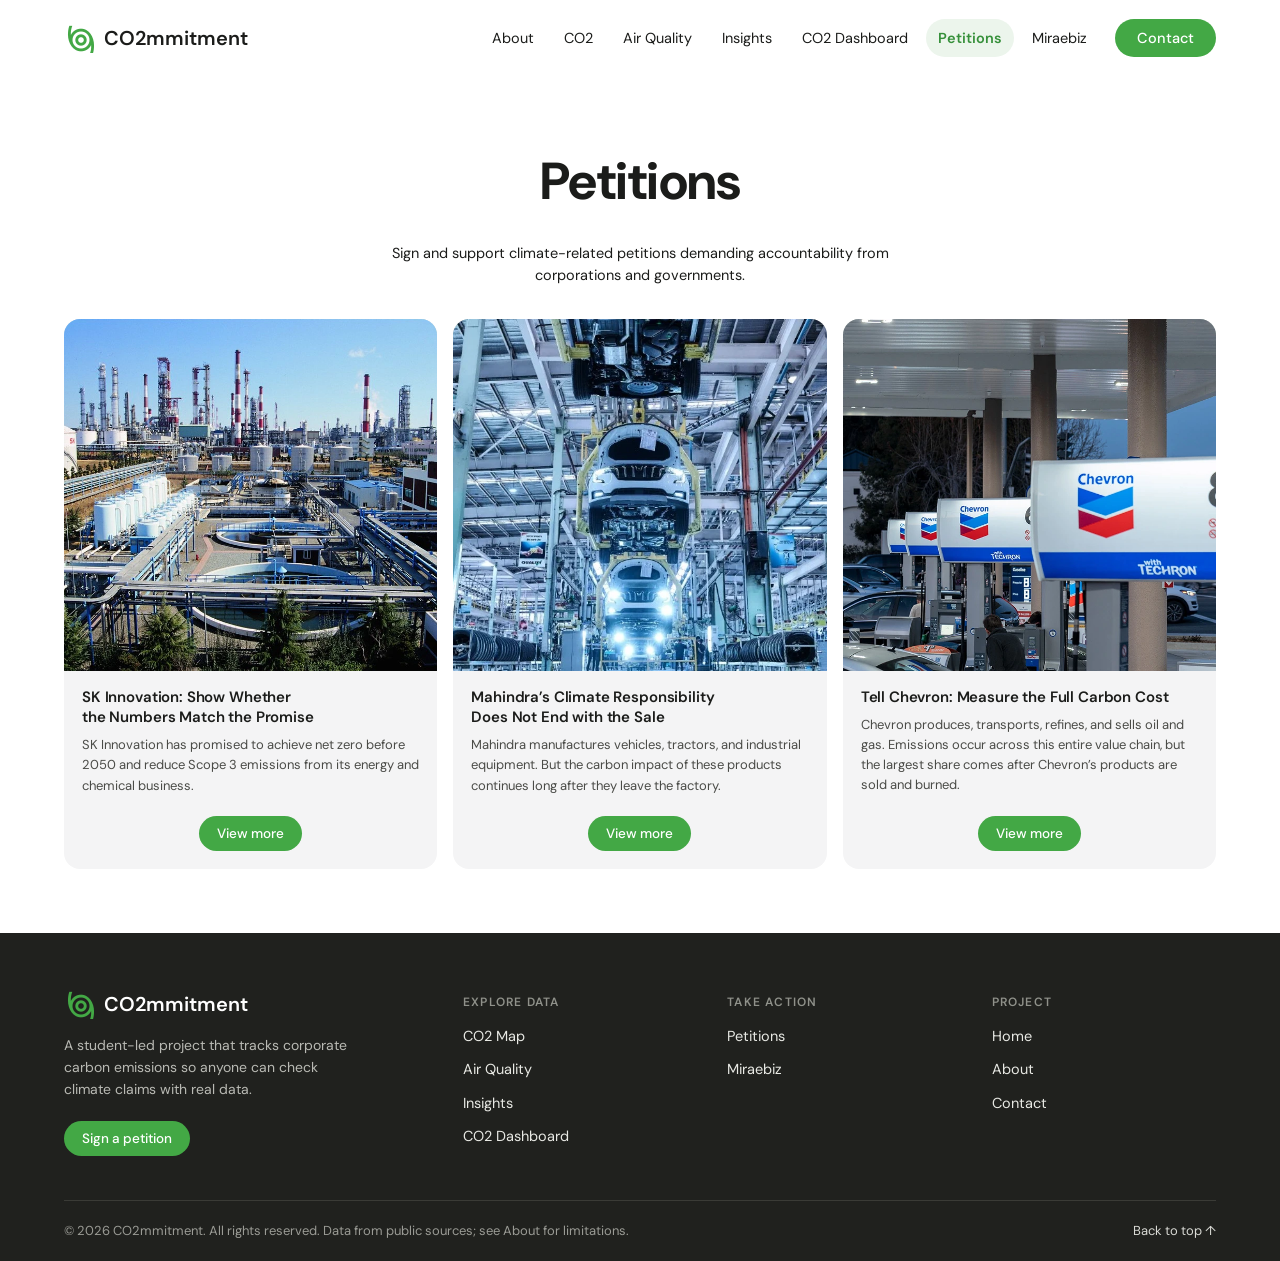
<file: petitions/index.html>
<!doctype html>
<html lang="en">
<head>
<meta charset="utf-8">
<meta name="viewport" content="width=device-width, initial-scale=1, viewport-fit=cover">
<title>Petitions | CO2mmitment</title>
<meta name="description" content="Sign petitions asking major companies to publish transparent, comparable climate data.">
<link rel="canonical" href="https://co2mmitment.com/petitions/">
<meta name="theme-color" content="#43a845">
<meta property="og:type" content="website">
<meta property="og:site_name" content="CO2mmitment">
<meta property="og:title" content="Petitions | CO2mmitment">
<meta property="og:description" content="Sign petitions asking major companies to publish transparent, comparable climate data.">
<meta property="og:url" content="https://co2mmitment.com/petitions/">
<meta property="og:image" content="https://co2mmitment.com/images/og-image.png">
<meta property="og:image:alt" content="Petitions | CO2mmitment">
<meta name="twitter:card" content="summary_large_image">
<meta name="twitter:title" content="Petitions | CO2mmitment">
<meta name="twitter:description" content="Sign petitions asking major companies to publish transparent, comparable climate data.">
<meta name="twitter:image" content="https://co2mmitment.com/images/og-image.png">
<link rel="icon" href="../favicon.svg" type="image/svg+xml">
<link rel="icon" href="../favicon-32.png" sizes="32x32" type="image/png">
<link rel="icon" href="../favicon.ico" sizes="any">
<link rel="apple-touch-icon" href="../apple-touch-icon.png">
<link rel="manifest" href="../site.webmanifest">
<link rel="preconnect" href="https://fonts.googleapis.com">
<link rel="stylesheet" href="https://fonts.googleapis.com/css2?family=Material+Symbols+Outlined:opsz,wght,FILL,GRAD@24,400,0,0&icon_names=storm&display=block">
<link rel="stylesheet" href="https://fonts.googleapis.com/css2?family=DM+Sans:opsz,wght@9..40,400;9..40,500;9..40,600;9..40,700&display=swap">
<link rel="stylesheet" href="../assets/style.css">
</head>
<body data-page="petitions" data-root="../">
<div class="site">
<nav class="nav" id="nav" aria-label="Main">
  <div class="nav-wrap">
    <a class="brand" href="../" aria-label="CO2mmitment home">
      <span class="logo-mark" aria-hidden="true"><span class="ms">storm</span><svg class="logo-svg" viewBox="11 11 88 88" aria-hidden="true"><g fill="none" stroke="currentColor" stroke-width="7"><circle cx="55" cy="54.75" r="26.25"/><circle cx="55" cy="54.75" r="11" stroke-width="7.5"/><path d="M28.85 57.04C28.5 53 24.5 45 24.5 35C24.5 28 25.4 22.5 27 18"/><path d="M81.15 52.46C81.5 56.5 85.5 64.5 85.5 74.5C85.5 81.5 84.6 87 83 91.5"/></g></svg></span>
      CO2mmitment
    </a>
    <button class="menu-btn" id="menuBtn" aria-label="Menu" aria-expanded="false" aria-controls="links">
      <svg class="bars" width="22" height="22" viewBox="0 0 22 22" aria-hidden="true"><path d="M3 6h16M3 11h16M3 16h16" stroke="currentColor" stroke-width="2" stroke-linecap="round"/></svg>
      <svg class="x" width="22" height="22" viewBox="0 0 22 22" aria-hidden="true"><path d="M5 5l12 12M17 5L5 17" stroke="currentColor" stroke-width="2" stroke-linecap="round"/></svg>
    </button>
    <div class="links" id="links">
      <a href="../about/">About</a>
      <a href="../co2/">CO2</a>
      <a href="../air-quality/">Air Quality</a>
      <a href="../insights/">Insights</a>
      <a href="../dashboard/">CO2 Dashboard</a>
      <a href="../petitions/" class="on" aria-current="page">Petitions</a>
      <a href="../miraebiz/">Miraebiz</a>
      <a class="btn" href="../contact/">Contact</a>
    </div>
  </div>
</nav>
<main>
<section class="page show" id="p-petitions" data-title="Petitions | CO2mmitment">
  <div class="wrap">
    <div class="page-head">
      <h1>Petitions</h1>
      <p class="lede">Sign and support climate-related petitions demanding accountability from corporations and governments.</p>
    </div>
    <div class="pet-grid" data-petitions></div>
  </div>
</section>
</main>

<footer class="foot">
  <div class="foot-wrap">
    <div class="foot-top">
      <div class="foot-about">
        <a class="brand" href="../"><span class="logo-mark" aria-hidden="true"><span class="ms">storm</span><svg class="logo-svg" viewBox="11 11 88 88" aria-hidden="true"><g fill="none" stroke="currentColor" stroke-width="7"><circle cx="55" cy="54.75" r="26.25"/><circle cx="55" cy="54.75" r="11" stroke-width="7.5"/><path d="M28.85 57.04C28.5 53 24.5 45 24.5 35C24.5 28 25.4 22.5 27 18"/><path d="M81.15 52.46C81.5 56.5 85.5 64.5 85.5 74.5C85.5 81.5 84.6 87 83 91.5"/></g></svg></span> CO2mmitment</a>
        <p>A student-led project that tracks corporate carbon emissions so anyone can check climate claims with real data.</p>
        <a class="btn" href="../petitions/">Sign a petition</a>
      </div>
      <div>
        <h4>Explore data</h4>
        <ul><li><a href="../co2/">CO2 Map</a></li><li><a href="../air-quality/">Air Quality</a></li><li><a href="../insights/">Insights</a></li><li><a href="../dashboard/">CO2 Dashboard</a></li></ul>
      </div>
      <div>
        <h4>Take action</h4>
        <ul><li><a href="../petitions/">Petitions</a></li><li><a href="../miraebiz/">Miraebiz</a></li></ul>
      </div>
      <div>
        <h4>Project</h4>
        <ul><li><a href="../">Home</a></li><li><a href="../about/">About</a></li><li><a href="../contact/">Contact</a></li></ul>
      </div>
    </div>
    <div class="foot-bottom">
      <span>© 2026 CO2mmitment. All rights reserved. Data from public sources; see About for limitations.</span>
      <a href="#" id="toTop">Back to top ↑</a>
    </div>
  </div>
</footer>
</div>
<script src="../assets/app.js"></script>
</body>
</html>
</file>
<file: assets/style.css>
/* Layout: fixed top nav, centered 860px column, light grey bands, dark footer — mirrors co2mmitment.com */
:root{
  --green:#43a845; --green-dark:#36903a; --green-tint:#ecf5ec;
  --ink:#1b1c1a; --ink-2:#4a4b47; --ink-3:#8a8b86;
  --bg:#ffffff; --band:#f4f4f5; --line:#e3e3e1; --footer:#20211e;
  --font:'DM Sans',-apple-system,BlinkMacSystemFont,'Segoe UI',system-ui,sans-serif;
  --wrap:1200px;
  color-scheme:light;
}
[hidden]{display:none!important}
html{scroll-behavior:smooth}
body{background:var(--bg);color:var(--ink);font-family:var(--font);font-size:15px;line-height:1.55;margin:0}
.site *{box-sizing:border-box}
.wrap{max-width:var(--wrap);margin:0 auto;padding-left:max(24px,env(safe-area-inset-left,0px));padding-right:max(24px,env(safe-area-inset-right,0px))}
@media (max-width:520px){.wrap,.nav-wrap,.foot-wrap{padding-left:max(16px,env(safe-area-inset-left,0px));padding-right:max(16px,env(safe-area-inset-right,0px))}}
a{color:inherit}
h1,h2,h3{text-wrap:balance;margin:0;letter-spacing:-.01em}
p{margin:0}
:focus-visible{outline:2px solid var(--green);outline-offset:2px}

/* nav */
body::before{content:"";position:fixed;inset:0 0 auto;height:env(safe-area-inset-top,0px);z-index:60;background:var(--bg)}
.nav{position:sticky;top:env(safe-area-inset-top,0px);z-index:50;background:var(--bg);border-bottom:1px solid transparent;transition:border-color .2s}
.nav.scrolled{border-bottom-color:var(--line)}
.nav-wrap{max-width:1200px;margin:0 auto;padding-left:max(24px,env(safe-area-inset-left,0px));padding-right:max(24px,env(safe-area-inset-right,0px));display:flex;align-items:center;justify-content:space-between;height:76px;gap:32px}
.brand{display:flex;align-items:center;gap:10px;text-decoration:none;font-weight:600;font-size:20px;color:var(--ink);flex:none}
.logo-mark{width:30px;height:30px;flex:none;display:inline-grid;place-items:center;color:var(--green);overflow:hidden}
.ms{font-family:'Material Symbols Outlined';font-weight:normal;font-style:normal;font-size:34px;line-height:1;letter-spacing:normal;text-transform:none;white-space:nowrap;direction:ltr;-webkit-font-smoothing:antialiased;font-feature-settings:'liga';font-variation-settings:'FILL' 0,'wght' 400,'GRAD' 0,'opsz' 24}
.logo-svg{display:none;width:30px;height:30px}
.no-ms .ms{display:none}.no-ms .logo-svg{display:block}
.links{display:flex;align-items:center;gap:6px}
.links a{text-decoration:none;font-size:14.5px;color:var(--ink);padding:8px 12px;border-radius:999px;white-space:nowrap;transition:background .15s,color .15s}
.links a:hover{background:var(--band)}
.links a.on{color:var(--green-dark);background:var(--green-tint);font-weight:600}
.links a.btn{margin-left:10px;padding:10px 22px}
.btn{display:inline-flex;align-items:center;justify-content:center;background:var(--green);color:#fff;border:0;border-radius:999px;padding:9px 18px;font:500 13.5px var(--font);text-decoration:none;cursor:pointer;transition:background .15s}
.btn:hover{background:var(--green-dark)}
.links a.btn,.links a.btn:hover{color:#fff;background:var(--green)}
.links a.btn:hover{background:var(--green-dark)}
.menu-btn{display:none;background:none;border:0;width:44px;height:44px;margin-right:-10px;cursor:pointer;color:var(--ink);border-radius:10px}
.menu-btn:hover{background:var(--band)}
.menu-btn .x{display:none}
.menu-btn[aria-expanded="true"] .x{display:block}.menu-btn[aria-expanded="true"] .bars{display:none}
@media (max-width:1200px){
  .nav-wrap{height:64px}
  .menu-btn{display:inline-flex;align-items:center;justify-content:center}
  .links{position:fixed;top:calc(64px + env(safe-area-inset-top,0px));left:0;right:0;bottom:0;background:var(--bg);flex-direction:column;align-items:stretch;gap:2px;overflow-y:auto;
    padding:16px max(24px,env(safe-area-inset-right,0px)) calc(24px + env(safe-area-inset-bottom,0px)) max(24px,env(safe-area-inset-left,0px));
    opacity:0;visibility:hidden;transform:translateY(-8px);border-top:1px solid var(--line)}
  .links.anim{transition:opacity .2s,transform .2s,visibility 0s .2s}
  .links.anim.open{transition:opacity .2s,transform .2s}
  .links.open{opacity:1;visibility:visible;transform:none}
  .links a{font-size:20px;font-weight:500;padding:14px 14px;border-radius:12px}
  .links a.btn{margin:18px 0 0;padding:15px;font-size:16px}
  body.menu-open{overflow:hidden}
}
/* pages */
.page{display:none;min-height:calc(100vh - 64px - 120px)}
.page.show{display:block}
#p-contact.show{display:flex;align-items:center;min-height:calc(100vh - 76px);min-height:calc(100svh - 76px)}
#p-contact > .wrap{width:100%;padding-block:40px!important}
@media (max-width:1200px){#p-contact.show{min-height:calc(100vh - 64px);min-height:calc(100svh - 64px)}}
.page-head{text-align:center;padding-block:64px 32px}
.page-head h1{font-size:clamp(34px,6vw,52px);font-weight:700}
.tagline{margin-top:20px;font-size:18px;font-weight:500;line-height:1.35}
.lede{max-width:560px;margin:20px auto 0;color:var(--ink);font-size:14.5px}
.lede + .lede{margin-top:14px}
.band{background:var(--band)}
h2.sec{font-size:30px;font-weight:600;margin:56px 0 18px}

/* home */
.hero{display:grid;grid-template-columns:1fr 1fr;gap:32px;align-items:center;padding-block:56px 64px}
.hero h1{font-size:clamp(36px,5vw,50px);font-weight:700}
.hero p{margin:14px 0 26px;font-size:17px;max-width:440px}
@media (max-width:720px){.hero{grid-template-columns:1fr}}
.feature-grid{display:grid;grid-template-columns:repeat(auto-fit,minmax(280px,1fr));gap:16px;padding-block:64px}
.feature{background:var(--bg);border-radius:16px;padding:28px;display:flex;flex-direction:column;gap:14px}
.eyebrow{font-size:12px;letter-spacing:.08em;text-transform:uppercase;color:var(--green);font-weight:500}
.feature h3{font-size:30px;font-weight:600;line-height:1.2}
.ticks{list-style:none;margin:0;padding:0;display:grid;gap:12px;font-size:13.5px}
.ticks li{display:grid;grid-template-columns:22px 1fr;gap:10px;align-items:start}
.ticks li::before{content:"✓";width:22px;height:22px;border-radius:50%;background:var(--green);color:#fff;font-size:11px;display:grid;place-items:center;font-weight:700}
.feature .btn{align-self:center;margin-top:auto}
.f-icon{width:56px;height:56px;object-fit:contain}
.a-icon{width:48px;height:48px;object-fit:contain;display:block;margin-bottom:16px}
.a-icon.big{width:72px;height:72px;margin:0 auto 18px}
.feature-icon{width:48px;height:48px;border-radius:12px;background:var(--green-tint);display:grid;place-items:center;color:var(--green)}

/* image placeholders — swap for real <img> files */
.ph{position:relative;background:linear-gradient(135deg,#dfe9e0,#c9d8cb);border-radius:14px;overflow:hidden;display:grid;place-items:center;color:#5d7a60;font-size:12.5px;font-weight:500;text-align:center;max-width:100%}
.ph span{background:rgba(255,255,255,.75);padding:5px 10px;border-radius:6px}
.ph img{position:absolute;inset:0;width:100%;height:100%;object-fit:cover}

.hero-ctas{display:flex;flex-wrap:wrap;gap:10px}
.btn-outline{background:transparent;color:var(--green-dark);box-shadow:inset 0 0 0 1.5px var(--green);gap:6px}
.btn-outline:hover{background:var(--green-tint)}
/* petitions */
.pet-grid{display:grid;grid-template-columns:repeat(auto-fill,minmax(300px,1fr));gap:16px;padding-bottom:64px}
.pet{background:var(--band);border-radius:16px;overflow:hidden;display:flex;flex-direction:column}
.pet .ph{border-radius:0;aspect-ratio:1.06/1}
.pet-body{padding:16px 18px 18px;display:flex;flex-direction:column;gap:8px;flex:1}
.pet h3{font-size:15px;font-weight:600;line-height:1.35}
.pet p{font-size:13px;color:var(--ink-2);margin-bottom:12px}
.pet .btn{align-self:center;margin-top:auto}

.pd-layout{display:grid;grid-template-columns:minmax(0,1.35fr) minmax(0,1fr);gap:40px;padding-block:40px 72px}
@media (max-width:760px){.pd-layout{grid-template-columns:1fr}}
.back{width:34px;height:34px;border-radius:50%;background:var(--green);color:#fff;display:grid;place-items:center;text-decoration:none;margin-bottom:18px}
.pd-layout h1{font-size:clamp(24px,3.4vw,30px);font-weight:600;text-align:center;line-height:1.3;margin-bottom:20px}
.pd-layout .ph{aspect-ratio:1.5/1}
.prose{margin-top:28px;display:grid;gap:16px;font-size:14px}
.prose ol{margin:6px 0 0;padding-left:28px;display:grid;gap:2px}
.side{display:grid;gap:16px;align-content:start;margin-top:52px}
@media (max-width:760px){.side{margin-top:0}}
.box{background:var(--band);border-radius:16px;padding:28px}
.sig{display:flex;flex-direction:column;gap:14px}
.count{display:flex;align-items:baseline;gap:8px;font-size:30px;font-weight:600;line-height:1;font-variant-numeric:tabular-nums}
.count small{font-size:14px;font-weight:400;color:var(--ink-2)}
.bar{position:relative;height:22px;border-radius:99px;background:#dededc;overflow:hidden}
.bar i{display:block;height:100%;background:var(--green);border-radius:99px;transition:width .5s ease}
.bar b{position:absolute;inset:0;display:grid;place-items:center;font-size:12px;font-weight:500;line-height:1;font-variant-numeric:tabular-nums;color:var(--ink)}
.bar.filled b{color:#fff}
.sig .muted{font-size:13px;line-height:1}
.muted{font-size:12px;color:var(--ink-2)}
.box h2{font-size:22px;font-weight:600;margin-bottom:16px}

/* forms */
.field{display:grid;gap:8px;margin-bottom:18px}
.field label{font-size:13.5px}
.field input,.field textarea{font:inherit;font-size:14px;border:1px solid #cfcfcd;border-radius:14px;padding:10px 14px;background:#fff;color:var(--ink);width:100%}
.field textarea{min-height:44px;resize:vertical}
.field input:focus,.field textarea:focus{outline:none;border-color:var(--green);box-shadow:0 0 0 3px var(--green-tint)}
.form-note{font-size:13px;color:var(--green-dark);margin-top:12px;text-align:center;min-height:1.2em}
.form-note:empty{display:none}
/* sign box: equal visible space above the heading letters and below the button */
#sign-form h2{line-height:1.2;margin-bottom:20px}
#sign-form{padding-bottom:33px}
@supports (text-box: trim-both cap alphabetic){
  #sign-form h2{text-box:trim-both cap alphabetic;margin-bottom:24px}
  #sign-form{padding-bottom:27px}
}
.contact{margin:0 auto;display:grid;grid-template-columns:minmax(0,.9fr) minmax(0,1.1fr);background:var(--bg);border-radius:20px;overflow:hidden;box-shadow:0 1px 2px rgba(0,0,0,.04),0 12px 40px -18px rgba(27,28,26,.18)}
@media (max-width:780px){.contact{grid-template-columns:1fr}}
.contact-info{background:var(--green-tint);padding:44px 40px;display:flex;flex-direction:column;gap:22px}
.contact-info h1{font-size:clamp(34px,5vw,44px);font-weight:700;line-height:1.05}
.contact-info > p{font-size:15px;color:var(--ink-2);max-width:340px}
.topics{list-style:none;margin:0;padding:0;display:grid;gap:14px}
.topics li{display:grid;grid-template-columns:36px 1fr;gap:12px;align-items:start;font-size:14px}
.topics svg{width:36px;height:36px;padding:8px;border-radius:10px;background:var(--bg);color:var(--green-dark)}
.topics b{display:block;font-weight:600;font-size:14.5px}
.topics span{color:var(--ink-2);font-size:13px}
.contact-form{padding:44px 40px}
.contact-form h2{font-size:22px;font-weight:600;margin-bottom:4px}
.contact-form .sub{font-size:13.5px;color:var(--ink-2);margin-bottom:26px}
.row2{display:grid;grid-template-columns:1fr 1fr;gap:14px}
@media (max-width:520px){.row2{grid-template-columns:1fr}.contact-info,.contact-form{padding:32px 22px}}
.contact-form textarea{min-height:150px}
.contact-form .btn{padding:13px 30px;font-size:14.5px;gap:8px}
.contact-form .btn[disabled]{opacity:.65;cursor:progress}
.hp{position:absolute;left:-9999px}
.form-error{color:#b42318}
.sent{text-align:center;padding:40px 10px;display:grid;gap:12px;justify-items:center}
.sent .tick{width:56px;height:56px;border-radius:50%;background:var(--green);color:#fff;display:grid;place-items:center}
.sent h2{font-size:24px}
.sent p{color:var(--ink-2);font-size:14.5px;max-width:320px}
.link-btn{background:none;border:0;color:var(--green-dark);font:500 14px var(--font);cursor:pointer;text-decoration:underline;text-underline-offset:3px}

/* tables */
.tbl-head{display:flex;justify-content:space-between;align-items:baseline;gap:12px;flex-wrap:wrap;margin:48px 0 16px}
.tbl-head h2{font-size:30px;font-weight:600}
.scroll{overflow-x:auto;border:1px solid var(--ink);margin-bottom:24px}
table{border-collapse:collapse;width:100%;font-size:13px;font-variant-numeric:tabular-nums;min-width:640px}
th,td{border:1px solid #9a9a96;padding:7px 8px;text-align:center;white-space:nowrap}
tr>*:first-child{border-left:0} tr>*:last-child{border-right:0}
thead tr:first-child>*{border-top:0} tbody tr:last-child>*{border-bottom:0}
th{font-weight:600;background:#fafafa}
.up{background:#fdd8dc}.down{background:#dafbe6}
.aq0{background:#a9d4e0}.aq1{background:#d1eaa7}.aq2{background:#fbe6a2}.aq3{background:#fbd0b0}.aq4{background:#f8b4ba}.aq5{background:#d9c3e4}.aq6{background:#d6bec6}
.legend{display:grid;grid-template-columns:repeat(7,1fr);color:#fff;font-size:11.5px;line-height:1.3;margin-top:12px}
.legend div{padding:6px 8px}
@media (max-width:640px){.legend{grid-template-columns:repeat(2,1fr)}}
.map{aspect-ratio:1.5/1;border-radius:14px;background:#7fd0e6;display:grid;place-items:center;text-align:center;color:#124a58;padding:24px;max-width:100%}
.map{overflow:hidden}
.map-msg{font-size:14px;max-width:420px}
.map-msg b{display:block;font-size:16px;margin-bottom:6px}
.iw{font:13px/1.45 var(--font);color:#1b1c1a;min-width:150px}
.iw b{display:block;font-size:14px;margin-bottom:2px}
.note-row td{color:var(--ink-3);font-style:italic}

/* insights */
.ins-grid{display:grid;grid-template-columns:repeat(auto-fill,minmax(260px,1fr));gap:16px;padding-bottom:72px}
.ins{border:1px solid var(--line);border-radius:14px;padding:10px;background:var(--bg)}
.ins .ph{aspect-ratio:.8/1;border-radius:8px;background:#f1f3f1}
.ins .ph img{object-fit:contain}
.ins{cursor:zoom-in;font:inherit;text-align:left;width:100%;transition:border-color .15s,box-shadow .15s,transform .15s}
.ins:hover{border-color:#cfd8cf;box-shadow:0 8px 24px -14px rgba(27,28,26,.35);transform:translateY(-2px)}
/* lightbox */
.lb{position:fixed;inset:0;z-index:100;background:rgba(18,19,17,.88);display:grid;grid-template-columns:auto 1fr auto;align-items:center;gap:12px;
  padding:calc(56px + env(safe-area-inset-top,0px)) max(16px,env(safe-area-inset-right,0px)) calc(40px + env(safe-area-inset-bottom,0px)) max(16px,env(safe-area-inset-left,0px))}
.lb[hidden]{display:none}
.lb figure{margin:0;height:100%;min-height:0;min-width:0;display:flex;flex-direction:column;align-items:center;justify-content:center;gap:12px}
.lb img{max-width:100%;max-height:100%;min-height:0;object-fit:contain;border-radius:10px;background:#fff;box-shadow:0 20px 60px rgba(0,0,0,.45)}
.lb figcaption{color:#cfd0ca;font-size:13px;font-variant-numeric:tabular-nums}
.lb-btn{width:46px;height:46px;border-radius:50%;border:0;background:rgba(255,255,255,.12);color:#fff;display:grid;place-items:center;cursor:pointer;transition:background .15s}
.lb-btn:hover{background:rgba(255,255,255,.24)}
.lb-close{position:absolute;top:calc(10px + env(safe-area-inset-top,0px));right:max(12px,env(safe-area-inset-right,0px))}
@media (max-width:640px){.lb{grid-template-columns:1fr;padding-bottom:calc(84px + env(safe-area-inset-bottom,0px))}
  .lb-prev,.lb-next{position:absolute;bottom:calc(20px + env(safe-area-inset-bottom,0px))}.lb-prev{left:calc(50% - 56px)}.lb-next{right:calc(50% - 56px)}}
body.lb-open{overflow:hidden}

/* about */
.about-stack{display:grid;gap:14px;padding-block:56px}
.a-card{background:var(--bg);border-radius:16px;padding:28px}
.a-card h2{font-size:26px;font-weight:600;margin-bottom:14px}
.a-card p{font-size:14.5px;max-width:78ch}
.a-card ul{max-width:78ch}
.a-card p + p{margin-top:12px}
.a-card ul{margin:0;padding-left:18px;font-size:13.5px;display:grid;gap:3px}
.person{display:grid;grid-template-columns:150px 1fr;gap:28px;align-items:center}
.person .ph{width:150px;height:150px;border-radius:50%}
@media (max-width:560px){.person{grid-template-columns:1fr}.person .ph{margin:0 auto}}
.person h2{font-size:20px;font-weight:500;margin-bottom:8px}
.final{background:var(--green-tint);padding-block:56px}
.final .a-card{text-align:center;margin:0 auto;padding-block:48px}
.final h2{font-size:34px;margin-bottom:20px}
.final p{max-width:560px;margin-left:auto;margin-right:auto}

/* wider dashboard page to match header */
#p-dashboard #carbon-dash{padding-left:24px;padding-right:24px}
#p-dashboard #carbon-dash .hdr,#p-dashboard #carbon-dash .kpi-grid,#p-dashboard #carbon-dash .sec-hdr,#p-dashboard #carbon-dash .card,#p-dashboard #carbon-dash footer{max-width:1152px}
@media (max-width:520px){#p-dashboard #carbon-dash{padding-left:16px;padding-right:16px}}
/* footer */
.foot{background:var(--footer);color:#d9dad5}
.foot-wrap{max-width:1200px;margin:0 auto;padding-left:max(24px,env(safe-area-inset-left,0px));padding-right:max(24px,env(safe-area-inset-right,0px))}
.foot-top{display:grid;grid-template-columns:1.6fr repeat(3,1fr);gap:40px;padding-block:56px 44px}
.foot .brand{color:#fff}
.foot-about p{font-size:14px;line-height:1.6;color:#b9bab4;margin:14px 0 20px;max-width:300px}
.foot h4{font-size:12px;letter-spacing:.1em;text-transform:uppercase;color:#8f918a;margin:4px 0 14px;font-weight:600}
.foot ul{list-style:none;margin:0;padding:0;display:grid;gap:10px}
.foot ul a{color:#e8e9e4;text-decoration:none;font-size:14.5px}
.foot ul a:hover{color:#7fd081}
.foot-bottom{border-top:1px solid #3a3b36;display:flex;justify-content:space-between;align-items:center;gap:12px;flex-wrap:wrap;padding-block:20px calc(20px + env(safe-area-inset-bottom,0px));font-size:13px;color:#9a9b95}
.foot-bottom a{color:#d9dad5;text-decoration:none}
.foot-bottom a:hover{color:#7fd081}
@media (max-width:860px){.foot-top{grid-template-columns:1fr 1fr}.foot-about{grid-column:1/-1}}
@media (max-width:420px){.foot-top{grid-template-columns:1fr;gap:32px}}
@media (prefers-reduced-motion:reduce){html{scroll-behavior:auto}*{transition:none!important}}
</file>
